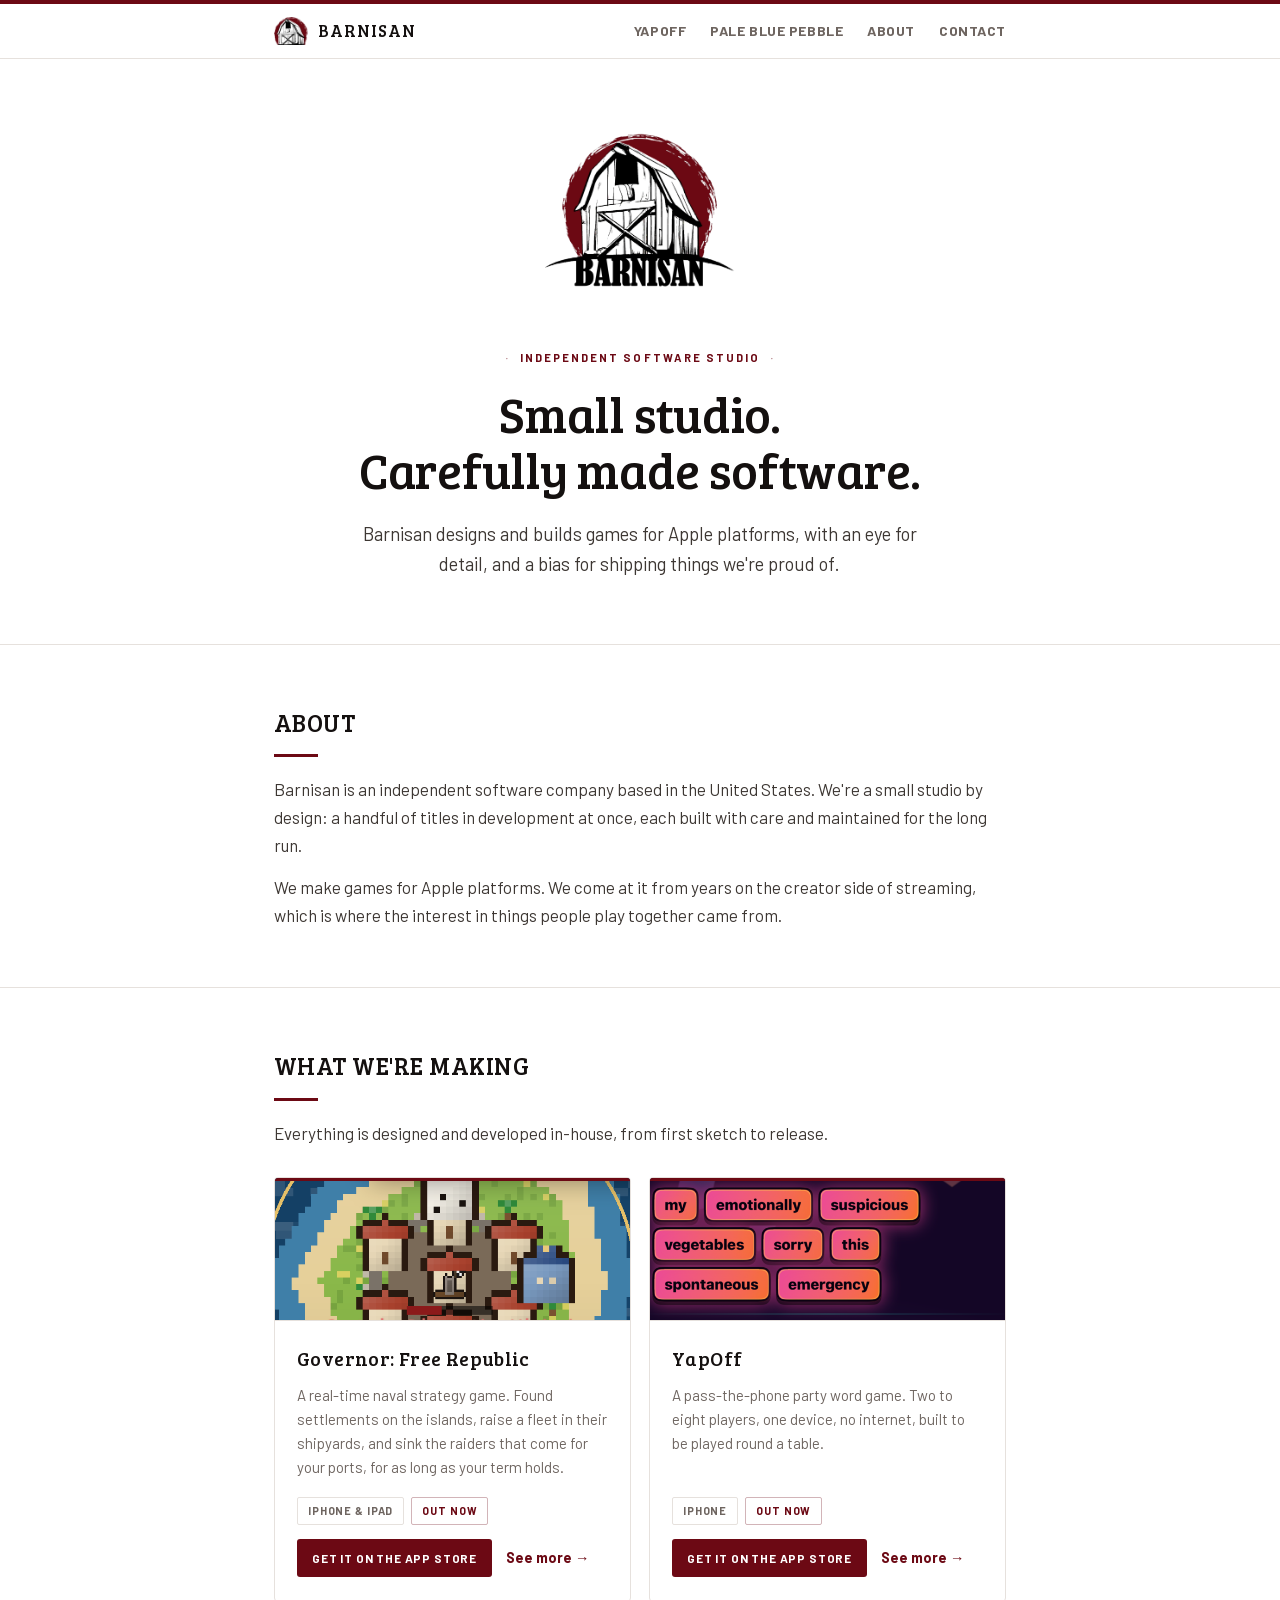
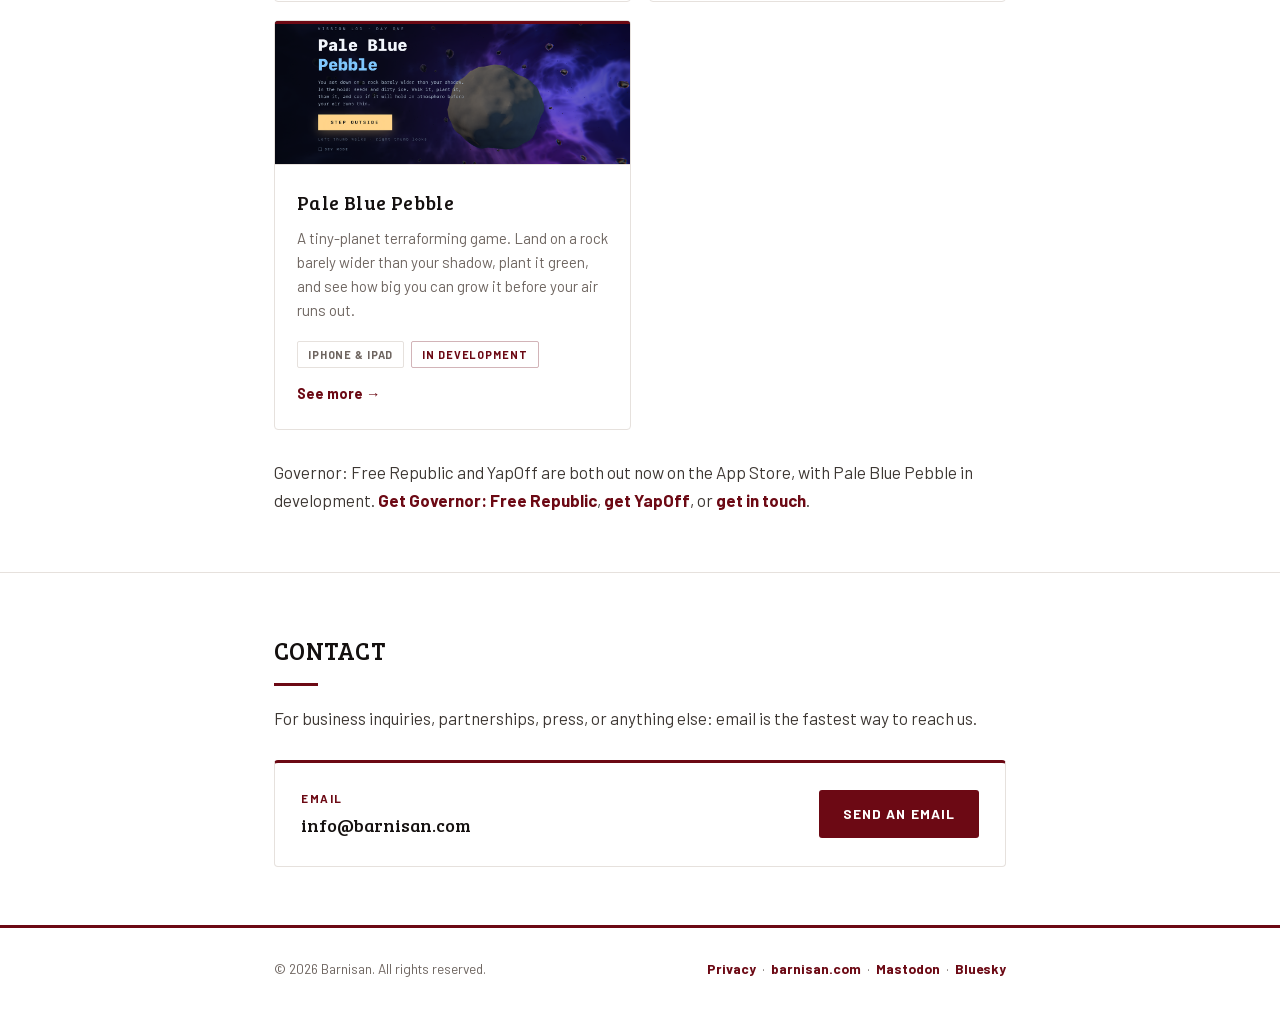
<file: index.html>
<!DOCTYPE html>
<html lang="en">
<head>
<meta charset="UTF-8">
<meta name="viewport" content="width=device-width, initial-scale=1.0">
<title>Barnisan · Independent Software Studio</title>
<meta name="description" content="Barnisan is an independent software studio based in the United States, building games for Apple platforms. Currently making Governor: Free Republic, a real-time naval strategy game, and YapOff, a pass-the-phone party word game, out now on the App Store, with Pale Blue Pebble, a tiny-planet terraforming game, in development.">
<link rel="canonical" href="https://barnisan.com/">
<meta property="og:title" content="Barnisan">
<meta property="og:description" content="An independent software studio building games for Apple platforms.">
<meta property="og:url" content="https://barnisan.com/">
<meta property="og:type" content="website">
<meta name="theme-color" content="#6C0914">
<meta property="og:image" content="https://barnisan.com/img/og-barnisan.jpg">
<meta property="og:image:width" content="1200">
<meta property="og:image:height" content="630">
<meta name="twitter:card" content="summary_large_image">
<link rel="icon" type="image/png" sizes="32x32" href="/img/favicon-32.png">
<link rel="apple-touch-icon" href="/img/icon-180.png">
<link rel="stylesheet" href="/fonts/fonts.css">
<style>
  :root {
    --ink: #14100F;
    --body: #3D3733;
    --muted: #6E6560;
    --ox: #6C0914;
    --ox-deep: #4E060E;
    --bg: #FFFFFF;
    --line: #E6E1DD;
    --card: #FFFFFF;
    --serif: "Bree Serif", Rockwell, "Bookman Old Style", Georgia, serif;
    --body-font: Barlow, "Helvetica Neue", Helvetica, Arial, sans-serif;
  }
  * { margin: 0; padding: 0; box-sizing: border-box; }
  html { scroll-behavior: smooth; }
  html, body { overflow-x: hidden; }
  body {
    background: var(--bg);
    color: var(--ink);
    font-family: var(--body-font);
    font-size: 17px;
    line-height: 1.65;
    -webkit-font-smoothing: antialiased;
  }
  h1, h2, h3, .wordmark { font-family: var(--serif); font-weight: 400; letter-spacing: -0.005em; }
  .wrap { max-width: 780px; margin: 0 auto; padding: 0 24px; }
  .topstripe { height: 4px; background: var(--ox); }

  header {
    position: sticky; top: 0; z-index: 10;
    background: rgba(255, 255, 255, 0.9);
    backdrop-filter: blur(10px);
    border-bottom: 1px solid var(--line);
  }
  .nav { display: flex; align-items: center; justify-content: space-between; padding-block: 13px; }
  .brand { display: flex; align-items: center; gap: 10px; text-decoration: none; color: var(--ink); }
  .brand img { display: block; width: 34px; height: auto; }
  .wordmark { font-size: 1.06rem; letter-spacing: 0.06em; text-transform: uppercase; }
  .wordmark span { color: var(--muted); font-family: var(--body-font);
    font-size: 0.66rem; font-weight: 600; letter-spacing: 0.1em; margin-left: 7px; vertical-align: 2px; }
  nav.links { display: flex; gap: 24px; }
  nav.links a { color: var(--muted); text-decoration: none; font-size: 0.88rem; font-weight: 600;
    letter-spacing: 0.04em; text-transform: uppercase; }
  nav.links a:hover { color: var(--ox); }
  .menu-toggle {
    display: none; background: none; cursor: pointer; line-height: 0;
    border: 1px solid var(--line); border-radius: 8px; padding: 7px 9px; color: var(--muted);
  }
  .menu-toggle:hover { color: var(--ox); border-color: rgba(108, 9, 20, 0.35); }

  .hero { padding-block: 72px 64px; text-align: center; }
  .hero .emblem { width: 190px; height: auto; margin: 0 auto 26px; display: block; }
  .kicker {
    display: inline-block; font-size: 0.7rem; font-weight: 700;
    letter-spacing: 0.18em; text-transform: uppercase; margin-bottom: 18px;
    color: var(--ox);
  }
  .kicker::before, .kicker::after { content: "·"; opacity: 0.45; margin: 0 10px; }
  .hero h1 { font-size: clamp(2.1rem, 5.4vw, 3.1rem); line-height: 1.14; margin-bottom: 20px; color: var(--ink); }
  .hero p.lede { font-size: 1.15rem; color: var(--body); max-width: 32em; margin: 0 auto; }

  section { padding: 58px 0; border-top: 1px solid var(--line); }
  section h2 { font-size: 1.5rem; margin-bottom: 8px; letter-spacing: 0.02em; text-transform: uppercase; }
  section h2::after { content: ""; display: block; width: 44px; height: 3px;
    background: var(--ox); margin-top: 12px; }
  section h2 + p { margin-top: 18px; }
  section p { color: var(--body); max-width: 42em; }
  section p + p { margin-top: 14px; }

  .grid { display: grid; grid-template-columns: repeat(2, 1fr); gap: 18px; margin-top: 30px; }
  .grid.one { grid-template-columns: 1fr; }
  .grid > * { min-width: 0; }
  .card {
    display: flex; flex-direction: column;
    position: relative; background: var(--card); border: 1px solid var(--line);
    border-radius: 4px; padding: 0; overflow: hidden;
    transition: border-color .18s ease, box-shadow .18s ease;
  }
  .card::before { content: ""; position: absolute; top: 0; left: 0; right: 0; height: 3px; background: var(--ox); z-index: 1; }
  .card-art { display: block; width: 100%; height: auto; aspect-ratio: 620 / 250; object-fit: cover; border-bottom: 1px solid var(--line); }
  .card-body { padding: 22px 22px 24px; display: flex; flex-direction: column; flex: 1; }
  .card:hover { border-color: #CFC7C1; box-shadow: 0 12px 28px -22px rgba(20, 16, 15, 0.5); }
  .card h3 { font-size: 1.2rem; margin-bottom: 8px; letter-spacing: 0.02em; }
  .card p { font-size: 0.94rem; color: var(--muted); line-height: 1.6; }
  .card-foot { margin-top: auto; padding-top: 18px; }
  .card p.meta { display: flex; flex-wrap: wrap; gap: 7px; }
  .card p.meta span {
    font-size: 0.68rem; font-weight: 700; letter-spacing: 0.08em; text-transform: uppercase;
    padding: 4px 10px; border-radius: 2px; border: 1px solid var(--line); color: var(--muted);
  }
  .card p.meta .stat { color: var(--ox); border-color: rgba(108, 9, 20, 0.3); }
  .card p.more { margin-top: 14px; font-size: 0.9rem; display: flex; flex-wrap: wrap; align-items: center; gap: 14px; }

  .contact-box {
    margin-top: 28px; border-radius: 4px; padding: 26px;
    display: flex; flex-wrap: wrap; align-items: center; justify-content: space-between; gap: 16px;
    border: 1px solid var(--line); border-top: 3px solid var(--ox);
  }
  .contact-box .label { font-size: 0.72rem; font-weight: 700; letter-spacing: 0.14em;
    text-transform: uppercase; color: var(--ox); }
  .contact-box .email { font-size: 1.1rem; font-weight: 400; margin-top: 3px; font-family: var(--serif); }
  a.button {
    display: inline-block; background: var(--ox);
    color: #fff; text-decoration: none;
    font-weight: 700; font-size: 0.85rem; letter-spacing: 0.08em; text-transform: uppercase;
    padding: 13px 24px; border-radius: 3px;
    transition: background .15s ease;
  }
  a.button:hover { background: var(--ox-deep); }
  a.button-sm {
    display: inline-block; background: var(--ox); color: #fff; text-decoration: none;
    font-weight: 700; font-size: 0.74rem; letter-spacing: 0.07em; text-transform: uppercase;
    padding: 10px 15px; border-radius: 3px; transition: background .15s ease;
  }
  a.button-sm:hover { background: var(--ox-deep); }
  a.plain { color: var(--ox); text-decoration: none; font-weight: 700; }
  a.plain:hover { text-decoration: underline; }

  footer { border-top: 3px solid var(--ox); padding: 30px 0 46px; }
  footer .wrap { display: flex; flex-wrap: wrap; justify-content: space-between; gap: 10px; }
  footer p { color: var(--muted); font-size: 0.85rem; }

  @media (max-width: 640px) {
    .grid { grid-template-columns: 1fr; }
    .menu-toggle { display: block; }
    nav.links {
      display: none; position: absolute; top: 100%; left: 0; right: 0;
      flex-direction: column; gap: 0; padding: 4px 24px 12px;
      background: var(--card); border-bottom: 1px solid var(--line);
      box-shadow: 0 16px 30px -22px rgba(20, 16, 15, 0.45);
    }
    header[data-nav-open="true"] nav.links { display: flex; }
    nav.links a { padding: 13px 0; font-size: 0.95rem; border-top: 1px solid var(--line); }
    .hero { padding-block: 54px 48px; }
    .hero .emblem { width: 150px; }
  }
</style>
</head>
<body>

<div class="topstripe"></div>
<header>
  <div class="wrap nav">
    <a class="brand" href="#top" aria-label="Barnisan home">
      <img src="/img/barnisan-mark.webp" width="34" height="27" alt="" decoding="async">
      <div class="wordmark">Barnisan</div>
    </a>
    <nav class="links" id="sitenav" aria-label="Site navigation">
      <a href="/yapoff/">YapOff</a>
      <a href="/palebluepebble/">Pale Blue Pebble</a>
      <a href="#about">About</a>
      <a href="#contact">Contact</a>
    </nav>
      <button class="menu-toggle" type="button" aria-expanded="false" aria-controls="sitenav" aria-label="Menu">
        <svg width="20" height="20" viewBox="0 0 20 20" aria-hidden="true" fill="none" stroke="currentColor" stroke-width="2" stroke-linecap="round"><path d="M3 6h14M3 10h14M3 14h14"/></svg>
      </button>
  </div>
</header>

<main id="top">
  <div class="wrap hero">
    <img class="emblem" src="/img/barnisan-logo.webp" width="190" height="184"
         alt="Barnisan" fetchpriority="high" decoding="async">
    <span class="kicker">Independent software studio</span>
    <h1>Small studio.<br>Carefully made software.</h1>
    <p class="lede">Barnisan designs and builds games for Apple platforms, with an eye for detail, and a bias for shipping things we're proud of.</p>
  </div>

  <section id="about">
    <div class="wrap">
      <h2>About</h2>
      <p>Barnisan is an independent software company based in the United States. We're a small studio by design: a handful of titles in development at once, each built with care and maintained for the long run.</p>
      <p>We make games for Apple platforms. We come at it from years on the creator side of streaming, which is where the interest in things people play together came from.</p>
    </div>
  </section>

  <section id="work">
    <div class="wrap">
      <h2>What we're making</h2>
      <p>Everything is designed and developed in-house, from first sketch to release.</p>
      <div class="grid">
        <div class="card">
          <img class="card-art" src="/img/card-governor.png" width="620" height="250" alt="Pixel-art settlement on an island: three red-roofed houses, a keep and a blue warehouse on green grass, ringed by pale sand and blue sea." loading="lazy" decoding="async">
          <div class="card-body">
          <h3>Governor: Free Republic</h3>
          <p>A real-time naval strategy game. Found settlements on the islands, raise a fleet in their shipyards, and sink the raiders that come for your ports, for as long as your term holds.</p>
          <div class="card-foot">
          <p class="meta"><span class="plat">iPhone &amp; iPad</span><span class="stat">Out now</span></p>
          <p class="more"><a class="button-sm" href="https://apps.apple.com/app/id6803666380">Get it on the App Store</a><a class="plain" href="/governor/">See more &rarr;</a></p>
          </div>
          </div>
        </div>
        <div class="card">
          <img class="card-art" src="/img/card-yapoff.png" width="620" height="250" alt="Word chips from YapOff reading my, emotionally, suspicious, vegetables, sorry, this, spontaneous, emergency, in bright pink and orange on a dark purple background." loading="lazy" decoding="async">
          <div class="card-body">
          <h3>YapOff</h3>
          <p>A pass-the-phone party word game. Two to eight players, one device, no internet, built to be played round a table.</p>
          <div class="card-foot">
          <p class="meta"><span class="plat">iPhone</span><span class="stat">Out now</span></p>
          <p class="more"><a class="button-sm" href="https://apps.apple.com/app/id6803661002">Get it on the App Store</a><a class="plain" href="/yapoff/">See more &rarr;</a></p>
          </div>
          </div>
        </div>
        <div class="card">
          <img class="card-art" src="/img/card-palebluepebble.png" width="620" height="285" alt="Title screen for Pale Blue Pebble: a small rocky planetoid adrift against a purple nebula, with the game's title over it." loading="lazy" decoding="async">
          <div class="card-body">
          <h3>Pale Blue Pebble</h3>
          <p>A tiny-planet terraforming game. Land on a rock barely wider than your shadow, plant it green, and see how big you can grow it before your air runs out.</p>
          <div class="card-foot">
          <p class="meta"><span class="plat">iPhone &amp; iPad</span><span class="stat">In development</span></p>
          <p class="more"><a class="plain" href="/palebluepebble/">See more &rarr;</a></p>
          </div>
          </div>
        </div>
      </div>
      <p style="margin-top: 28px;">Governor: Free Republic and YapOff are both out now on the App Store, with Pale Blue Pebble in development. <a class="plain" href="https://apps.apple.com/app/id6803666380">Get Governor: Free Republic</a>, <a class="plain" href="https://apps.apple.com/app/id6803661002">get YapOff</a>, or <a class="plain" href="#contact">get in touch</a>.</p>
    </div>
  </section>

  <section id="contact">
    <div class="wrap">
      <h2>Contact</h2>
      <p>For business inquiries, partnerships, press, or anything else: email is the fastest way to reach us.</p>
      <div class="contact-box">
        <div>
          <div class="label">Email</div>
          <div class="email">info@barnisan.com</div>
        </div>
        <a class="button" href="mailto:info@barnisan.com">Send an email</a>
      </div>
    </div>
  </section>
</main>

<footer>
  <div class="wrap">
    <p>© 2026 Barnisan. All rights reserved.</p>
    <p><a class="plain" href="/privacy/">Privacy</a> &nbsp;·&nbsp; <a class="plain" href="https://barnisan.com">barnisan.com</a> &nbsp;·&nbsp; <a class="plain" rel="me" href="https://mastodon.social/@barnisan">Mastodon</a> &nbsp;·&nbsp; <a class="plain" rel="me" href="https://bsky.app/profile/barnisan.bsky.social">Bluesky</a></p>
  </div>
</footer>

<script>
(function () {
  var header = document.querySelector('header');
  var toggle = document.querySelector('.menu-toggle');
  if (!header || !toggle) return;
  function set(open) {
    header.setAttribute('data-nav-open', open ? 'true' : 'false');
    toggle.setAttribute('aria-expanded', open ? 'true' : 'false');
  }
  toggle.addEventListener('click', function () {
    set(header.getAttribute('data-nav-open') !== 'true');
  });
  header.querySelectorAll('nav.links a').forEach(function (a) {
    a.addEventListener('click', function () { set(false); });
  });
  document.addEventListener('keydown', function (e) {
    if (e.key === 'Escape' && header.getAttribute('data-nav-open') === 'true') {
      set(false);
      toggle.focus();
    }
  });
})();
</script>

</body>
</html>
</file>
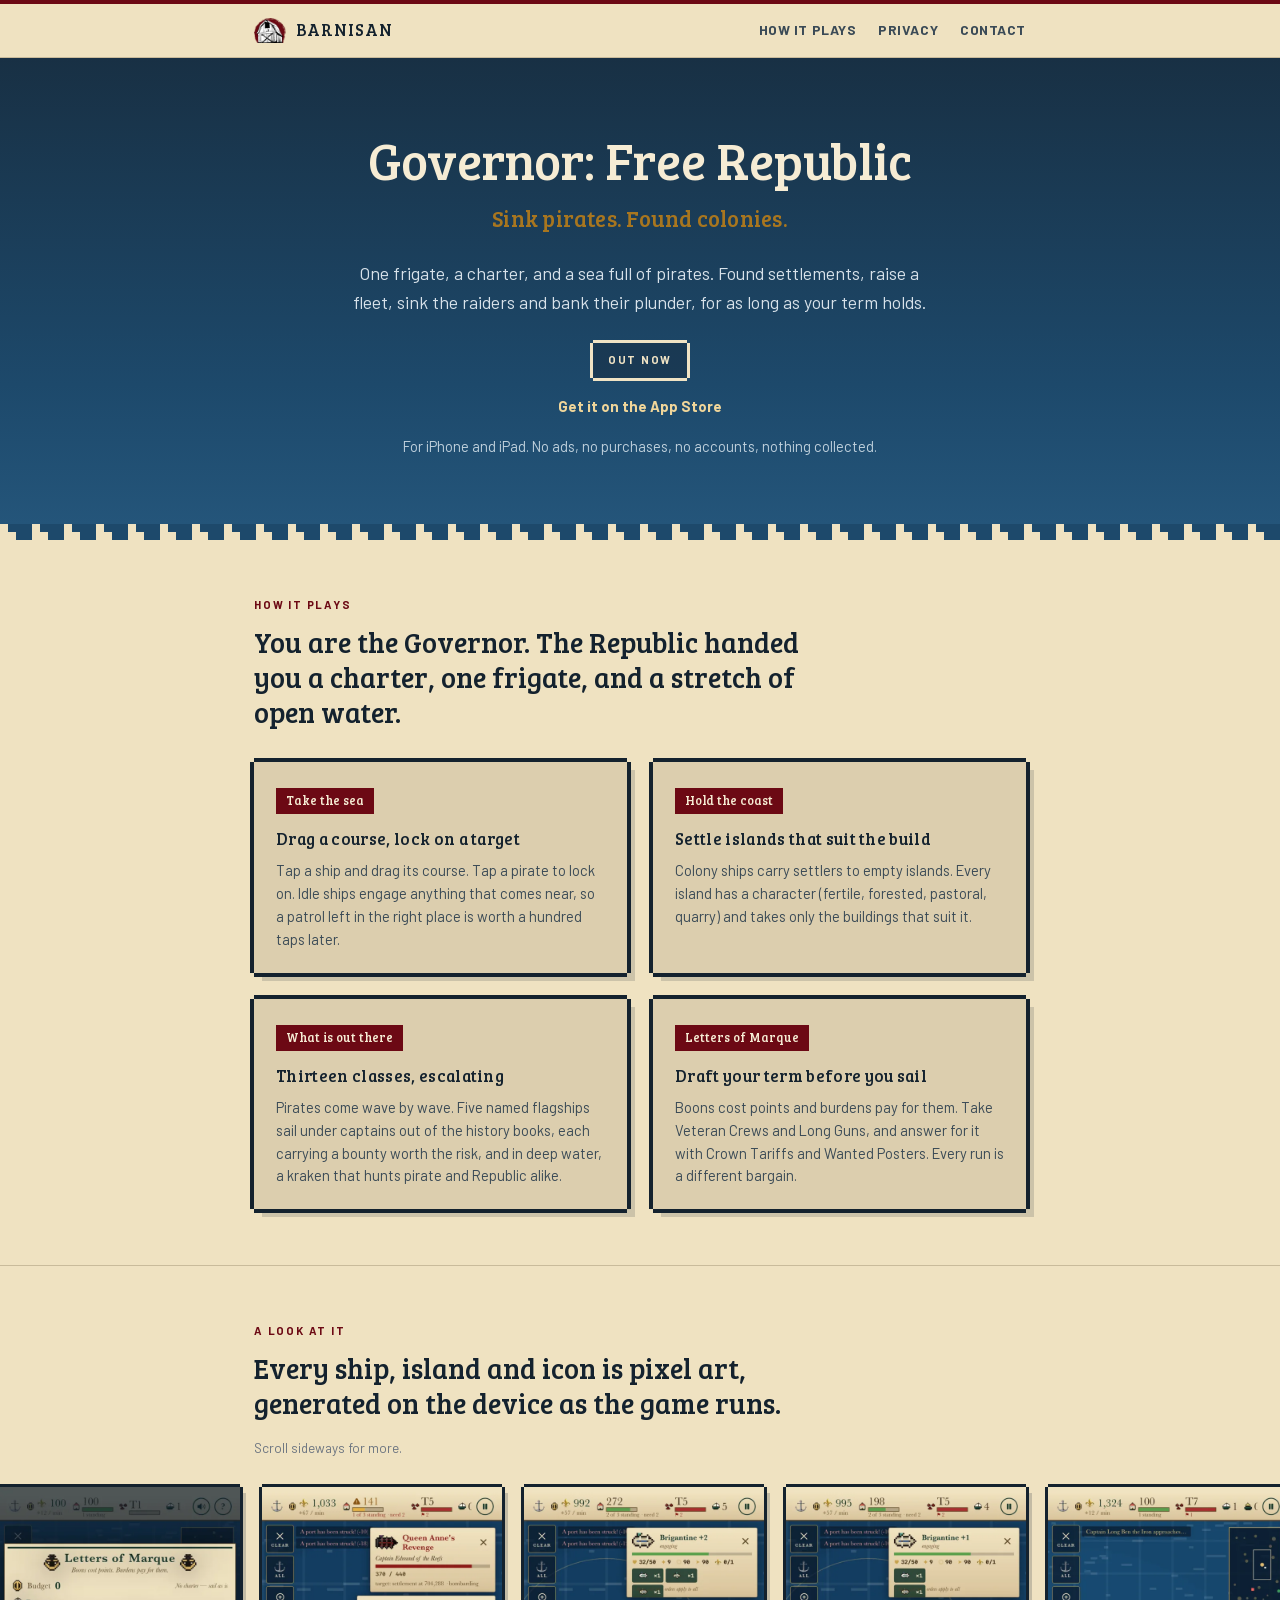
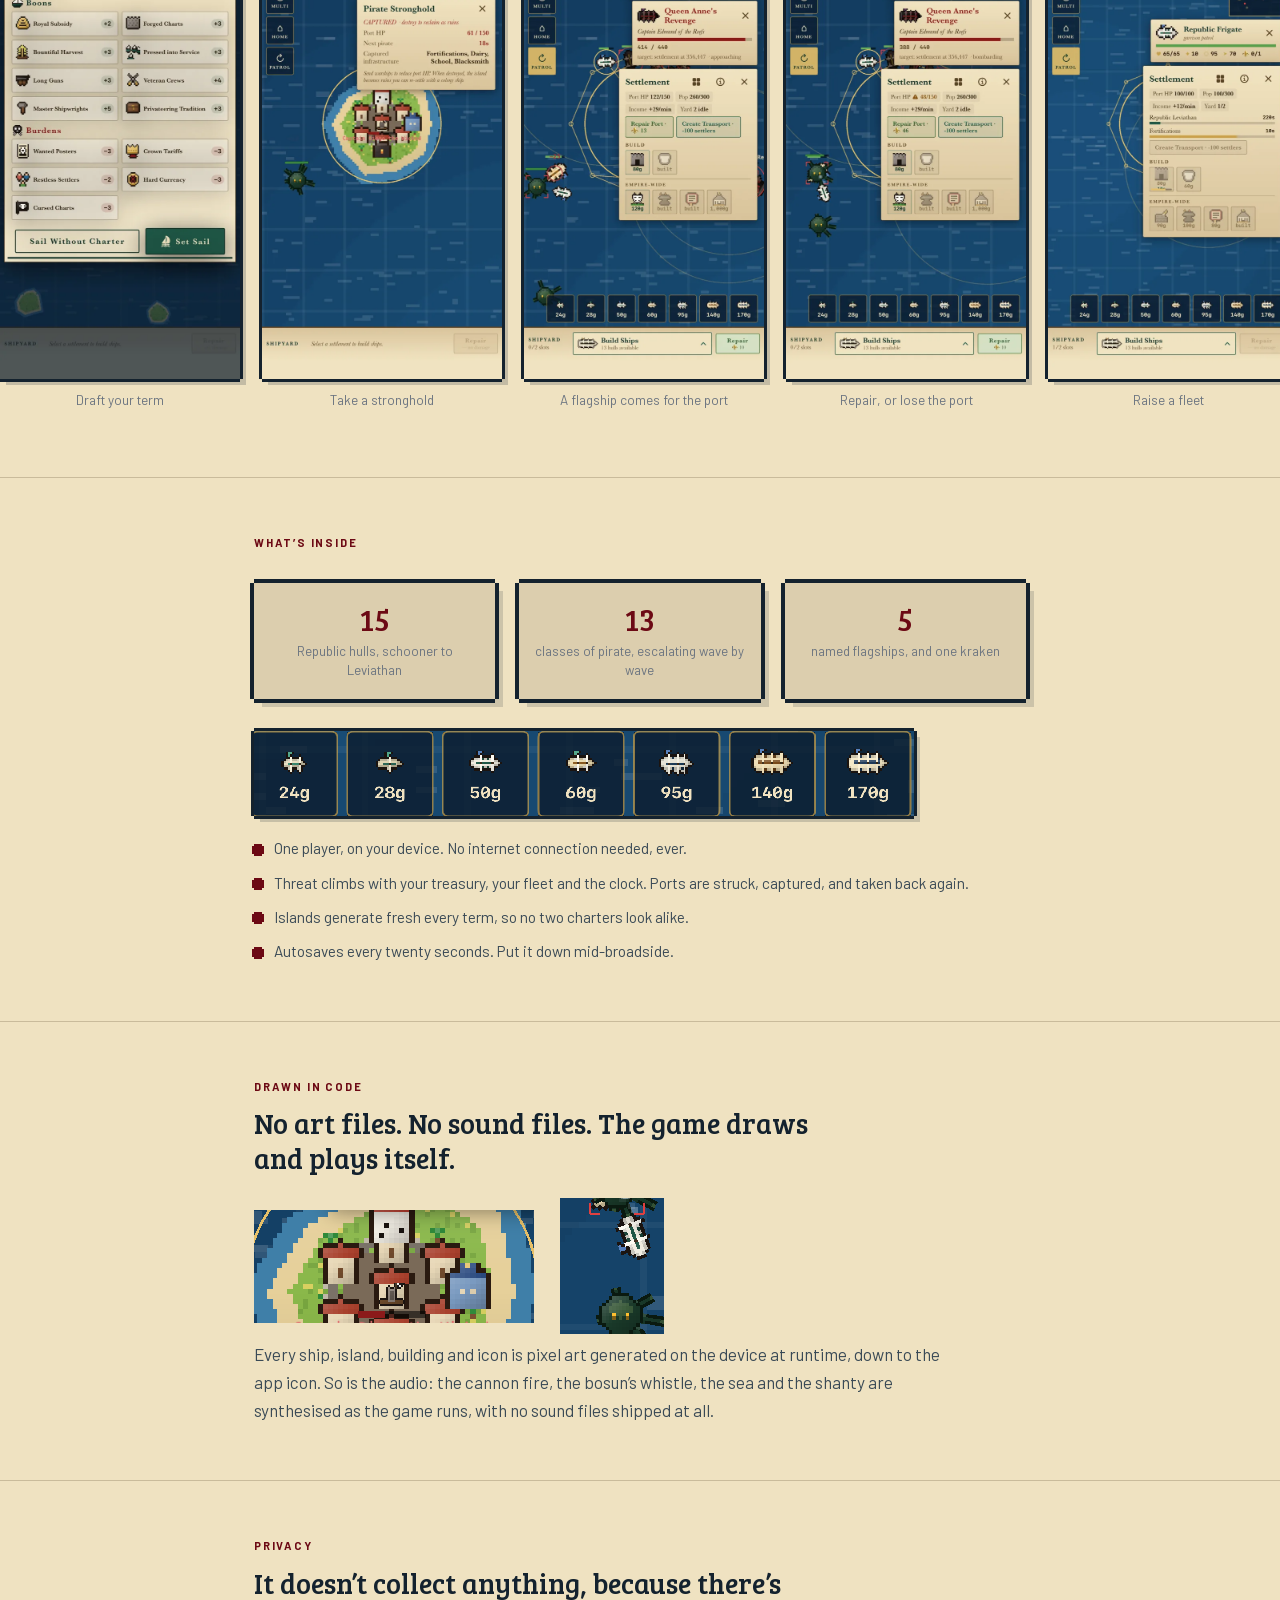
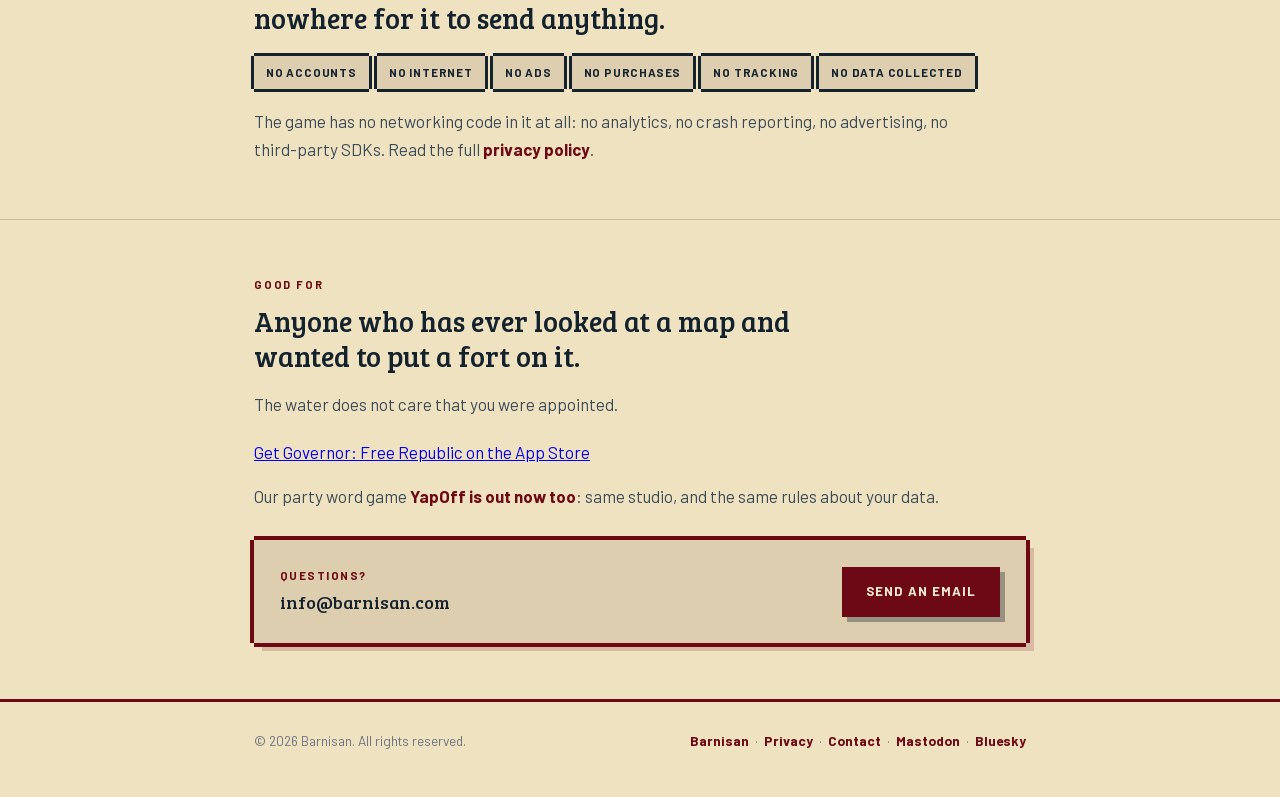
<file: governor/index.html>
<!DOCTYPE html>
<html lang="en">
<head>
<meta charset="UTF-8">
<meta name="viewport" content="width=device-width, initial-scale=1.0">
<title>Governor: Free Republic · Real-time naval strategy · Barnisan</title>
<meta name="description" content="Governor: Free Republic is a real-time naval strategy game for iPhone and iPad. Found settlements, raise a fleet, and sink the pirates that come for your ports. No ads, no purchases, no internet. Out now from Barnisan.">
<link rel="canonical" href="https://barnisan.com/governor/">
<meta property="og:title" content="Governor: Free Republic">
<meta property="og:description" content="A real-time naval strategy game. Found settlements, raise a fleet, and sink the raiders that come for your ports.">
<meta property="og:url" content="https://barnisan.com/governor/">
<meta property="og:type" content="website">
<meta property="og:image" content="https://barnisan.com/governor/img/og-governor.jpg">
<meta property="og:image:width" content="1200">
<meta property="og:image:height" content="630">
<meta name="twitter:card" content="summary_large_image">
<meta name="theme-color" content="#183044">
<link rel="icon" type="image/png" sizes="32x32" href="/img/favicon-32.png">
<link rel="apple-touch-icon" href="/img/icon-180.png">
<link rel="stylesheet" href="/fonts/fonts.css">
<style>
  :root {
    --parch: #EFE2C1;
    --parch2: #DCCEAE;
    --parch3: #CAB898;
    --navy: #183044;
    --sea: #1D496B;
    --ink: #14222E;
    --body: #3A4A56;
    --muted: #6B7480;
    --ox: #6C0914;
    --gold: #A8761F;
    --line: #C9BB9B;
    --serif: "Bree Serif", Rockwell, "Bookman Old Style", Georgia, serif;
    --body-font: Barlow, "Helvetica Neue", Helvetica, Arial, sans-serif;
  }
  * { margin: 0; padding: 0; box-sizing: border-box; }
  html { scroll-behavior: smooth; }
  html, body { overflow-x: hidden; }
  body {
    background: var(--parch);
    color: var(--ink);
    font-family: var(--body-font);
    font-size: 17px; line-height: 1.65; -webkit-font-smoothing: antialiased;
  }
  h1, h2, h3, .wordmark { font-family: var(--serif); font-weight: 400; }
  .wrap { max-width: 820px; margin: 0 auto; padding: 0 24px; }
  .topstripe { height: 4px; background: var(--ox); }

  header {
    position: sticky; top: 0; z-index: 10;
    background: rgba(239, 226, 193, 0.93);
    backdrop-filter: blur(10px);
    border-bottom: 1px solid var(--line);
  }
  .nav { display: flex; align-items: center; justify-content: space-between; padding-block: 13px; }
  .brand { display: flex; align-items: center; gap: 10px; text-decoration: none; color: var(--ink); }
  .brand img { display: block; width: 32px; height: auto; }
  .wordmark { font-size: 1.02rem; letter-spacing: 0.06em; text-transform: uppercase; }
  nav.links { display: flex; gap: 22px; }
  nav.links a { color: var(--body); text-decoration: none; font-size: 0.86rem; font-weight: 600;
    letter-spacing: 0.04em; text-transform: uppercase; }
  nav.links a:hover { color: var(--ox); }
  .menu-toggle { display: none; background: var(--parch2); cursor: pointer; line-height: 0;
    border: 0; border-radius: 0; padding: 8px 10px; color: var(--ink);
    box-shadow: 0 -3px 0 0 var(--ink), 0 3px 0 0 var(--ink), -3px 0 0 0 var(--ink), 3px 0 0 0 var(--ink); }


  /* ---- pixel-art chrome: hard edges, notched corners, no blur ---- */
  img.px { image-rendering: pixelated; image-rendering: -moz-crisp-edges; image-rendering: crisp-edges; }

  /* a panel with cut corners, the way the game draws them */
  .panel {
    background: var(--parch2);
    box-shadow:
      0 -4px 0 0 var(--ink), 0 4px 0 0 var(--ink),
      -4px 0 0 0 var(--ink), 4px 0 0 0 var(--ink),
      8px 8px 0 0 rgba(20, 34, 46, 0.18);
    border-radius: 0 !important;
  }

  /* blocky wave along the bottom of the sea band */
  .wave {
    height: 16px;
    background:
      linear-gradient(90deg, var(--parch) 25%, transparent 25%) 0 0 / 32px 8px repeat-x,
      linear-gradient(90deg, transparent 50%, var(--parch) 50%) 16px 8px / 32px 8px repeat-x,
      var(--sea);
  }

  /* ---- hero: the sea ---- */
  .hero-band { background: linear-gradient(180deg, var(--navy), var(--sea) 70%, #24557A); color: var(--parch); }
  .hero { padding-block: 74px 66px; text-align: center; }
  .hero h1 { font-size: clamp(2.1rem, 5.6vw, 3.2rem); line-height: 1.1; margin-bottom: 12px; color: #F6ECD4; }
  .hero .sub { font-family: var(--serif); font-size: clamp(1.1rem, 2.6vw, 1.4rem); color: var(--gold);
    margin-bottom: 22px; letter-spacing: 0.01em; }
  .hero p.lede { font-size: 1.1rem; color: #D8E2EA; max-width: 34em; margin: 0 auto; }
  .hero .status { margin-top: 26px; display: inline-block; font-size: 0.7rem; font-weight: 700;
    letter-spacing: 0.16em; text-transform: uppercase; color: #F0E3C4; background: rgba(20,34,46,0.35);
    border-radius: 0; padding: 8px 15px;
    box-shadow: 0 -3px 0 0 #F0E3C4, 0 3px 0 0 #F0E3C4, -3px 0 0 0 #F0E3C4, 3px 0 0 0 #F0E3C4; }
  .hero .note { margin-top: 16px; font-size: 0.92rem; color: #BFD0DC; }
  .hero .note a { color: #F0D69A; font-weight: 700; text-decoration: none; }
  .hero .note a:hover { text-decoration: underline; }

  section { padding: 56px 0; border-top: 1px solid var(--line); }
  section:first-of-type { border-top: 0; }
  .kicker { font-size: 0.7rem; font-weight: 700; letter-spacing: 0.16em;
    text-transform: uppercase; color: var(--ox); margin-bottom: 10px; }
  section h2 { font-size: clamp(1.35rem, 3vw, 1.75rem); line-height: 1.25; margin-bottom: 16px; max-width: 20em; }
  section p { color: var(--body); max-width: 42em; }
  section p + p { margin-top: 14px; }

  .steps { display: grid; grid-template-columns: repeat(2, 1fr); gap: 26px; margin-top: 32px; }
  .step { background: var(--parch2); padding: 22px; border-radius: 0;
    box-shadow: 0 -4px 0 0 var(--ink), 0 4px 0 0 var(--ink), -4px 0 0 0 var(--ink), 4px 0 0 0 var(--ink), 8px 8px 0 0 rgba(20,34,46,0.16); }
  .step .n { display: inline-block; font-family: var(--serif); font-size: 0.78rem; font-weight: 400;
    color: #F6ECD4; background: var(--ox); border-radius: 0; padding: 3px 10px; margin-bottom: 12px; }
  .step h3 { font-size: 1.02rem; margin-bottom: 6px; letter-spacing: 0.02em; }
  .step p { font-size: 0.92rem; color: var(--body); line-height: 1.55; }

  /* ---- shots ---- */
  .shots { display: flex; gap: 22px; overflow-x: auto; padding: 28px 24px 10px;
    scroll-snap-type: x mandatory; -webkit-overflow-scrolling: touch; }
  .shots-hint { font-size: 0.84rem; color: var(--muted); margin-top: 2px; }
  .shot { flex: 0 0 240px; scroll-snap-align: start; }
  .shot img { width: 100%; height: auto; display: block; border-radius: 0;
    background: var(--navy);
    box-shadow: 0 -3px 0 0 var(--ink), 0 3px 0 0 var(--ink), -3px 0 0 0 var(--ink), 3px 0 0 0 var(--ink), 6px 6px 0 0 rgba(20,34,46,0.2); }
  .shot figcaption { font-size: 0.84rem; color: var(--muted); margin-top: 10px; text-align: center; }

  .stats { display: grid; grid-template-columns: repeat(3, 1fr); gap: 24px; margin-top: 30px; }
  .stat { background: var(--parch2); border-radius: 0; padding: 20px 16px; text-align: center;
    box-shadow: 0 -4px 0 0 var(--ink), 0 4px 0 0 var(--ink), -4px 0 0 0 var(--ink), 4px 0 0 0 var(--ink), 8px 8px 0 0 rgba(20,34,46,0.16); }
  .stat .n { font-family: var(--serif); font-size: 1.9rem; color: var(--ox); line-height: 1.1; }
  .stat .k { font-size: 0.82rem; color: var(--muted); margin-top: 6px; line-height: 1.4; }

  ul.plain-list { margin-top: 20px; list-style: none; }
  ul.plain-list li { position: relative; padding-left: 20px; margin-top: 9px; color: var(--body); font-size: 0.96rem; }
  ul.plain-list li::before { content: ""; position: absolute; left: 0; top: 0.6em;
    width: 8px; height: 8px; background: var(--ox); border-radius: 0;
    box-shadow: 0 -2px 0 0 var(--ox), 0 2px 0 0 var(--ox), -2px 0 0 0 var(--ox), 2px 0 0 0 var(--ox); }

  .pills { display: flex; flex-wrap: wrap; gap: 8px; margin-top: 20px; }
  .pills span { font-size: 0.72rem; font-weight: 700; letter-spacing: 0.07em; text-transform: uppercase;
    padding: 7px 12px; border-radius: 0; color: var(--ink); background: var(--parch2);
    box-shadow: 0 -3px 0 0 var(--ink), 0 3px 0 0 var(--ink), -3px 0 0 0 var(--ink), 3px 0 0 0 var(--ink); }

  .cta-box { margin-top: 30px; border-radius: 0; padding: 26px; display: flex; flex-wrap: wrap;
    align-items: center; justify-content: space-between; gap: 16px; background: var(--parch2);
    box-shadow: 0 -4px 0 0 var(--ox), 0 4px 0 0 var(--ox), -4px 0 0 0 var(--ox), 4px 0 0 0 var(--ox), 8px 8px 0 0 rgba(108,9,20,0.18); }
  .cta-box .label { font-size: 0.72rem; font-weight: 700; letter-spacing: 0.13em;
    text-transform: uppercase; color: var(--ox); }
  .cta-box .email { font-family: var(--serif); font-size: 1.1rem; font-weight: 400; margin-top: 3px; }
  a.button { display: inline-block; background: var(--ox); color: #F6ECD4; text-decoration: none;
    font-weight: 700; font-size: 0.82rem; letter-spacing: 0.08em; text-transform: uppercase;
    padding: 14px 24px; border-radius: 0; box-shadow: 5px 5px 0 0 rgba(20,34,46,0.35);
    transform: translate(0,0); transition: transform .06s steps(1), box-shadow .06s steps(1); }
  a.button:hover { background: #4E060E; }
  a.button:active { transform: translate(3px,3px); box-shadow: 2px 2px 0 0 rgba(20,34,46,0.35); }
  a.plain { color: var(--ox); text-decoration: none; font-weight: 700; }
  a.plain:hover { text-decoration: underline; }

  footer { border-top: 3px solid var(--ox); padding: 28px 0 44px; }
  footer .wrap { display: flex; flex-wrap: wrap; justify-content: space-between; gap: 10px; }
  footer p { color: var(--muted); font-size: 0.85rem; }

  @media (max-width: 700px) {
    .steps, .stats { grid-template-columns: 1fr; }
    .menu-toggle { display: block; }
    nav.links { display: none; position: absolute; top: 100%; left: 0; right: 0;
      flex-direction: column; gap: 0; padding: 4px 24px 12px;
      background: var(--parch); border-bottom: 1px solid var(--line); }
    header[data-nav-open="true"] nav.links { display: flex; }
    nav.links a { padding: 13px 0; font-size: 0.95rem; border-top: 1px solid var(--line); }
    .hero { padding-block: 54px 48px; }
    .shots { padding-left: 24px; padding-right: 24px; }
  }
</style>
</head>
<body>

<div class="topstripe"></div>
<header>
  <div class="wrap nav">
    <a class="brand" href="/" aria-label="Barnisan home">
      <img src="/img/barnisan-mark.webp" width="32" height="25" alt="" decoding="async">
      <div class="wordmark">Barnisan</div>
    </a>
    <nav class="links" id="sitenav" aria-label="Site navigation">
      <a href="#how">How it plays</a>
      <a href="/privacy/">Privacy</a>
      <a href="/#contact">Contact</a>
    </nav>
    <button class="menu-toggle" type="button" aria-expanded="false" aria-controls="sitenav" aria-label="Menu">
      <svg width="20" height="20" viewBox="0 0 20 20" aria-hidden="true" fill="none" stroke="currentColor" stroke-width="2" stroke-linecap="round"><path d="M3 6h14M3 10h14M3 14h14"/></svg>
    </button>
  </div>
</header>

<main id="top">
  <div class="hero-band">
    <div class="wrap hero">
      <h1>Governor: Free Republic</h1>
      <p class="sub">Sink pirates. Found colonies.</p>
      <p class="lede">One frigate, a charter, and a sea full of pirates. Found settlements, raise a fleet,
      sink the raiders and bank their plunder, for as long as your term holds.</p>
      <p class="status">Out now</p>
      <p class="note"><a class="button-store" href="https://apps.apple.com/app/id6803666380">Get it on the App Store</a></p>
      <p class="note">For iPhone and iPad. No ads, no purchases, no accounts, nothing collected.</p>
    </div>
  </div>
  <div class="wave" aria-hidden="true"></div>

  <section id="how">
    <div class="wrap">
      <p class="kicker">How it plays</p>
      <h2>You are the Governor. The Republic handed you a charter, one frigate, and a stretch of open water.</h2>
      <div class="steps">
        <div class="step">
          <span class="n">Take the sea</span>
          <h3>Drag a course, lock on a target</h3>
          <p>Tap a ship and drag its course. Tap a pirate to lock on. Idle ships engage anything that comes near, so a patrol left in the right place is worth a hundred taps later.</p>
        </div>
        <div class="step">
          <span class="n">Hold the coast</span>
          <h3>Settle islands that suit the build</h3>
          <p>Colony ships carry settlers to empty islands. Every island has a character (fertile, forested, pastoral, quarry) and takes only the buildings that suit it.</p>
        </div>
        <div class="step">
          <span class="n">What is out there</span>
          <h3>Thirteen classes, escalating</h3>
          <p>Pirates come wave by wave. Five named flagships sail under captains out of the history books, each carrying a bounty worth the risk, and in deep water, a kraken that hunts pirate and Republic alike.</p>
        </div>
        <div class="step">
          <span class="n">Letters of Marque</span>
          <h3>Draft your term before you sail</h3>
          <p>Boons cost points and burdens pay for them. Take Veteran Crews and Long Guns, and answer for it with Crown Tariffs and Wanted Posters. Every run is a different bargain.</p>
        </div>
      </div>
    </div>
  </section>

  <section id="look">
    <div class="wrap">
      <p class="kicker">A look at it</p>
      <h2>Every ship, island and icon is pixel art, generated on the device as the game runs.</h2>
      <p class="shots-hint">Scroll sideways for more.</p>
    </div>
    <div class="shots">
      <figure class="shot">
        <img src="img/01-letters-of-marque.webp" width="600" height="1231" loading="lazy" alt="The Letters of Marque screen: a list of boons such as Royal Subsidy, Long Guns and Veteran Crews with point costs, and burdens such as Wanted Posters and Crown Tariffs that pay for them, above Sail Without Charter and Set Sail buttons.">
        <figcaption>Draft your term</figcaption>
      </figure>
      <figure class="shot">
        <img src="img/02-captured-stronghold.webp" width="600" height="1231" loading="lazy" alt="A captured pirate stronghold on a small island, with a panel showing port health, the next pirate timer, and the captured infrastructure: fortifications, dairy, school and blacksmith.">
        <figcaption>Take a stronghold</figcaption>
      </figure>
      <figure class="shot">
        <img src="img/03-kraken-and-boss.webp" width="600" height="1231" loading="lazy" alt="Open water with a Brigantine engaging, and a panel for the flagship Queen Anne's Revenge under Captain Edmund of the Reefs, bombarding a settlement.">
        <figcaption>A flagship comes for the port</figcaption>
      </figure>
      <figure class="shot">
        <img src="img/04-settlement-under-attack.webp" width="600" height="1231" loading="lazy" alt="A settlement panel showing port health dropping, population, income per minute and idle shipyard slots, with repair and transport options while a flagship approaches.">
        <figcaption>Repair, or lose the port</figcaption>
      </figure>
      <figure class="shot">
        <img src="img/05-build-queue-and-shipyard.webp" width="600" height="1231" loading="lazy" alt="A settlement at full port health with a Republic Frigate on garrison patrol, a Republic Leviathan and fortifications building in the yard, and a row of purchasable hulls along the bottom.">
        <figcaption>Raise a fleet</figcaption>
      </figure>
    </div>
  </section>

  <section id="inside">
    <div class="wrap">
      <p class="kicker">What&rsquo;s inside</p>
      <div class="stats">
        <div class="stat"><div class="n">15</div><div class="k">Republic hulls, schooner to Leviathan</div></div>
        <div class="stat"><div class="n">13</div><div class="k">classes of pirate, escalating wave by wave</div></div>
        <div class="stat"><div class="n">5</div><div class="k">named flagships, and one kraken</div></div>
      </div>
      <img class="px" src="img/sprite-hulls.png" width="1160" height="150" alt="A row of pixel-art Republic hulls with their prices: 24, 28, 50, 60, 95, 140 and 170 gold." loading="lazy" decoding="async" style="width:100%; max-width:660px; height:auto; margin-top:32px; display:block; box-shadow: 0 -3px 0 0 var(--ink), 0 3px 0 0 var(--ink), -3px 0 0 0 var(--ink), 3px 0 0 0 var(--ink), 6px 6px 0 0 rgba(20,34,46,0.18);">
      <ul class="plain-list">
        <li>One player, on your device. No internet connection needed, ever.</li>
        <li>Threat climbs with your treasury, your fleet and the clock. Ports are struck, captured, and taken back again.</li>
        <li>Islands generate fresh every term, so no two charters look alike.</li>
        <li>Autosaves every twenty seconds. Put it down mid-broadside.</li>
      </ul>
    </div>
  </section>

  <section id="drawn">
    <div class="wrap">
      <p class="kicker">Drawn in code</p>
      <h2>No art files. No sound files. The game draws and plays itself.</h2>
      <div style="display:flex; align-items:center; gap:26px; flex-wrap:wrap; margin:22px 0 6px;">
        <img class="px" src="img/sprite-settlement.png" width="620" height="250" alt="A pixel-art settlement: red-roofed houses and a keep on green grass, ringed by sand and sea." loading="lazy" decoding="async" style="width:280px; height:auto; display:block;">
        <img class="px" src="img/sprite-ships.png" width="230" height="300" alt="A pixel-art Republic ship under fire and a green pirate vessel on open water." loading="lazy" decoding="async" style="width:104px; height:auto; display:block;">
      </div>
      <p>Every ship, island, building and icon is pixel art generated on the device at runtime, down to the
      app icon. So is the audio: the cannon fire, the bosun&rsquo;s whistle, the sea and the shanty are
      synthesised as the game runs, with no sound files shipped at all.</p>
    </div>
  </section>

  <section id="privacy">
    <div class="wrap">
      <p class="kicker">Privacy</p>
      <h2>It doesn&rsquo;t collect anything, because there&rsquo;s nowhere for it to send anything.</h2>
      <div class="pills">
        <span>No accounts</span><span>No internet</span><span>No ads</span>
        <span>No purchases</span><span>No tracking</span><span>No data collected</span>
      </div>
      <p style="margin-top:18px;">The game has no networking code in it at all: no analytics, no crash reporting,
      no advertising, no third-party SDKs. Read the full <a class="plain" href="/privacy/">privacy policy</a>.</p>
    </div>
  </section>

  <section id="more">
    <div class="wrap">
      <p class="kicker">Good for</p>
      <h2>Anyone who has ever looked at a map and wanted to put a fort on it.</h2>
      <p>The water does not care that you were appointed.</p>
      <p style="margin-top:20px;"><a class="button-store" href="https://apps.apple.com/app/id6803666380">Get Governor: Free Republic on the App Store</a></p>
      <p style="margin-top:16px;">Our party word game
      <a class="plain" href="https://apps.apple.com/app/id6803661002">YapOff is out now too</a>: same studio,
      and the same rules about your data.</p>
      <div class="cta-box">
        <div>
          <div class="label">Questions?</div>
          <div class="email">info@barnisan.com</div>
        </div>
        <a class="button" href="mailto:info@barnisan.com?subject=Governor">Send an email</a>
      </div>
    </div>
  </section>
</main>

<footer>
  <div class="wrap">
    <p>© 2026 Barnisan. All rights reserved.</p>
    <p><a class="plain" href="/">Barnisan</a> &nbsp;·&nbsp; <a class="plain" href="/privacy/">Privacy</a> &nbsp;·&nbsp; <a class="plain" href="/#contact">Contact</a> &nbsp;·&nbsp; <a class="plain" rel="me" href="https://mastodon.social/@barnisan">Mastodon</a> &nbsp;·&nbsp; <a class="plain" rel="me" href="https://bsky.app/profile/barnisan.bsky.social">Bluesky</a></p>
  </div>
</footer>

<script>
(function () {
  var header = document.querySelector('header');
  var toggle = document.querySelector('.menu-toggle');
  if (!header || !toggle) return;
  function set(open) {
    header.setAttribute('data-nav-open', open ? 'true' : 'false');
    toggle.setAttribute('aria-expanded', open ? 'true' : 'false');
  }
  toggle.addEventListener('click', function () {
    set(header.getAttribute('data-nav-open') !== 'true');
  });
  header.querySelectorAll('nav.links a').forEach(function (a) {
    a.addEventListener('click', function () { set(false); });
  });
  document.addEventListener('keydown', function (e) {
    if (e.key === 'Escape' && header.getAttribute('data-nav-open') === 'true') {
      set(false); toggle.focus();
    }
  });
})();
</script>

</body>
</html>
</file>
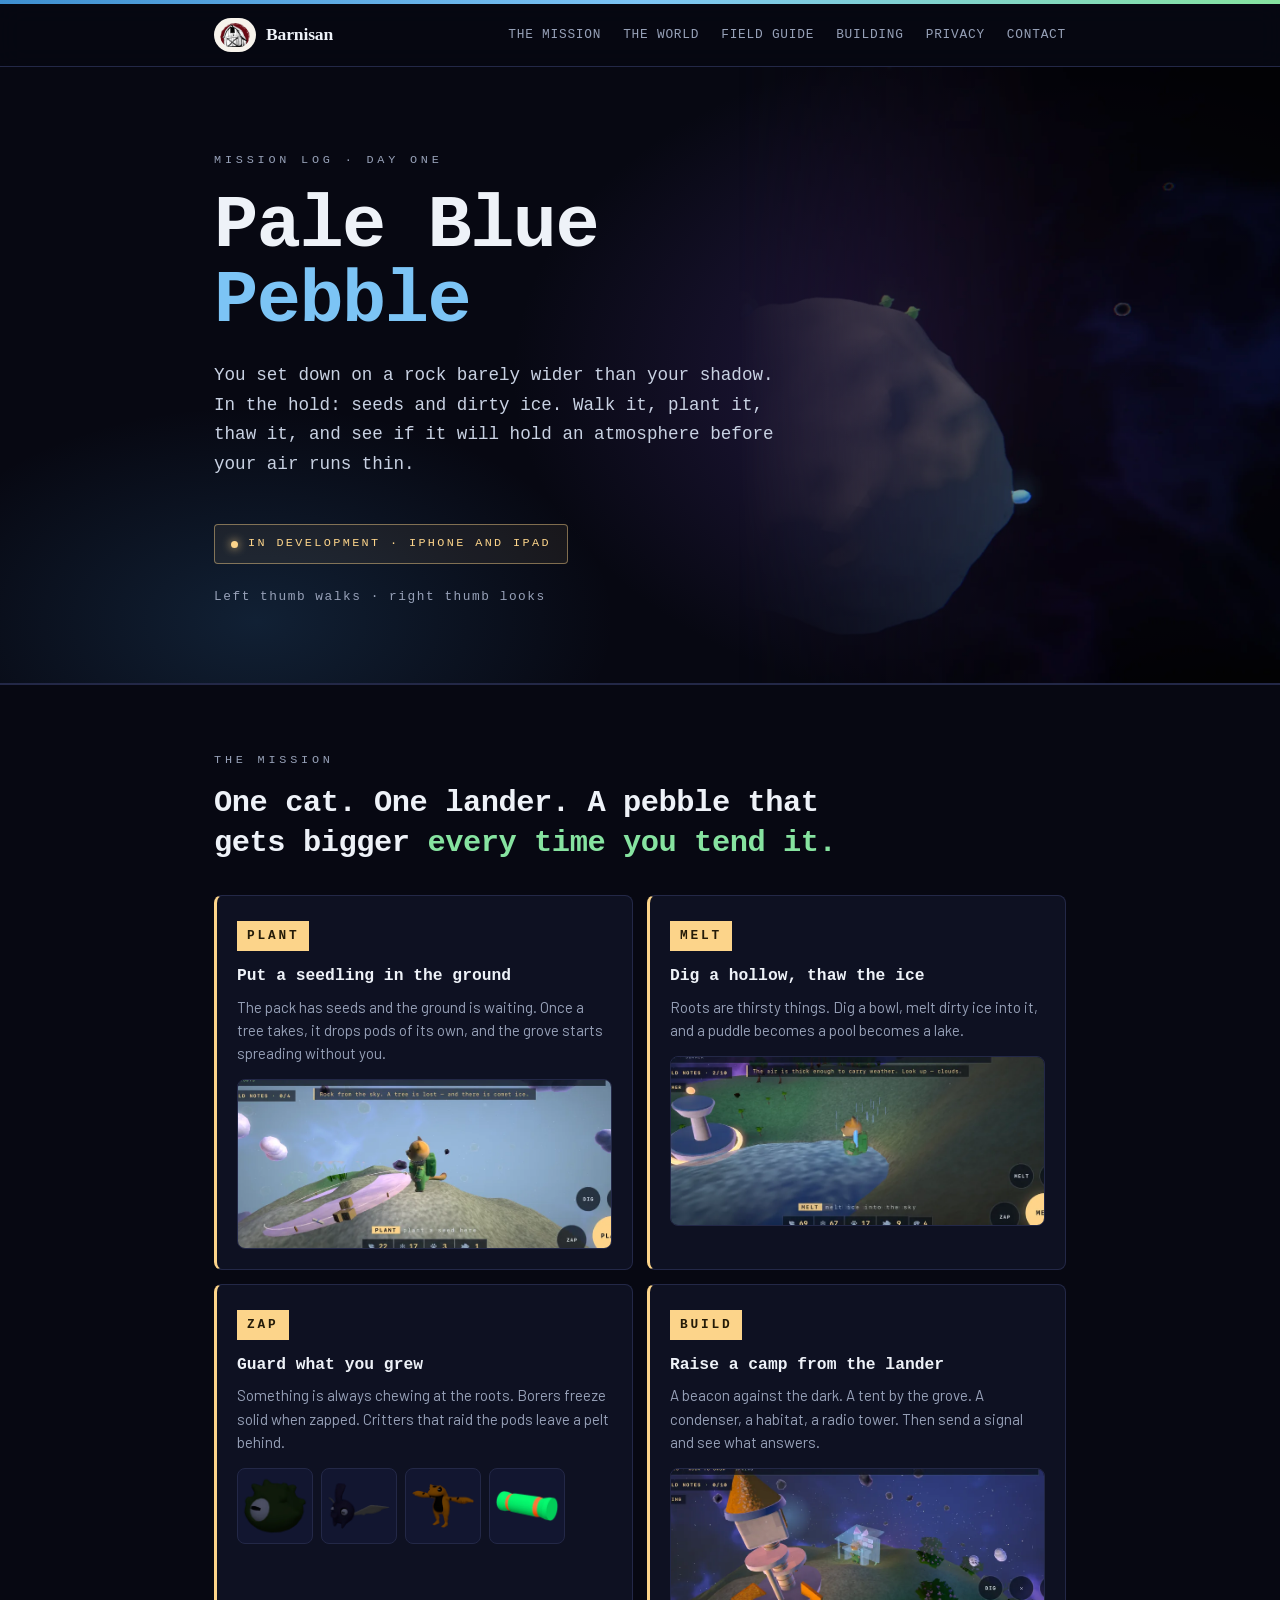
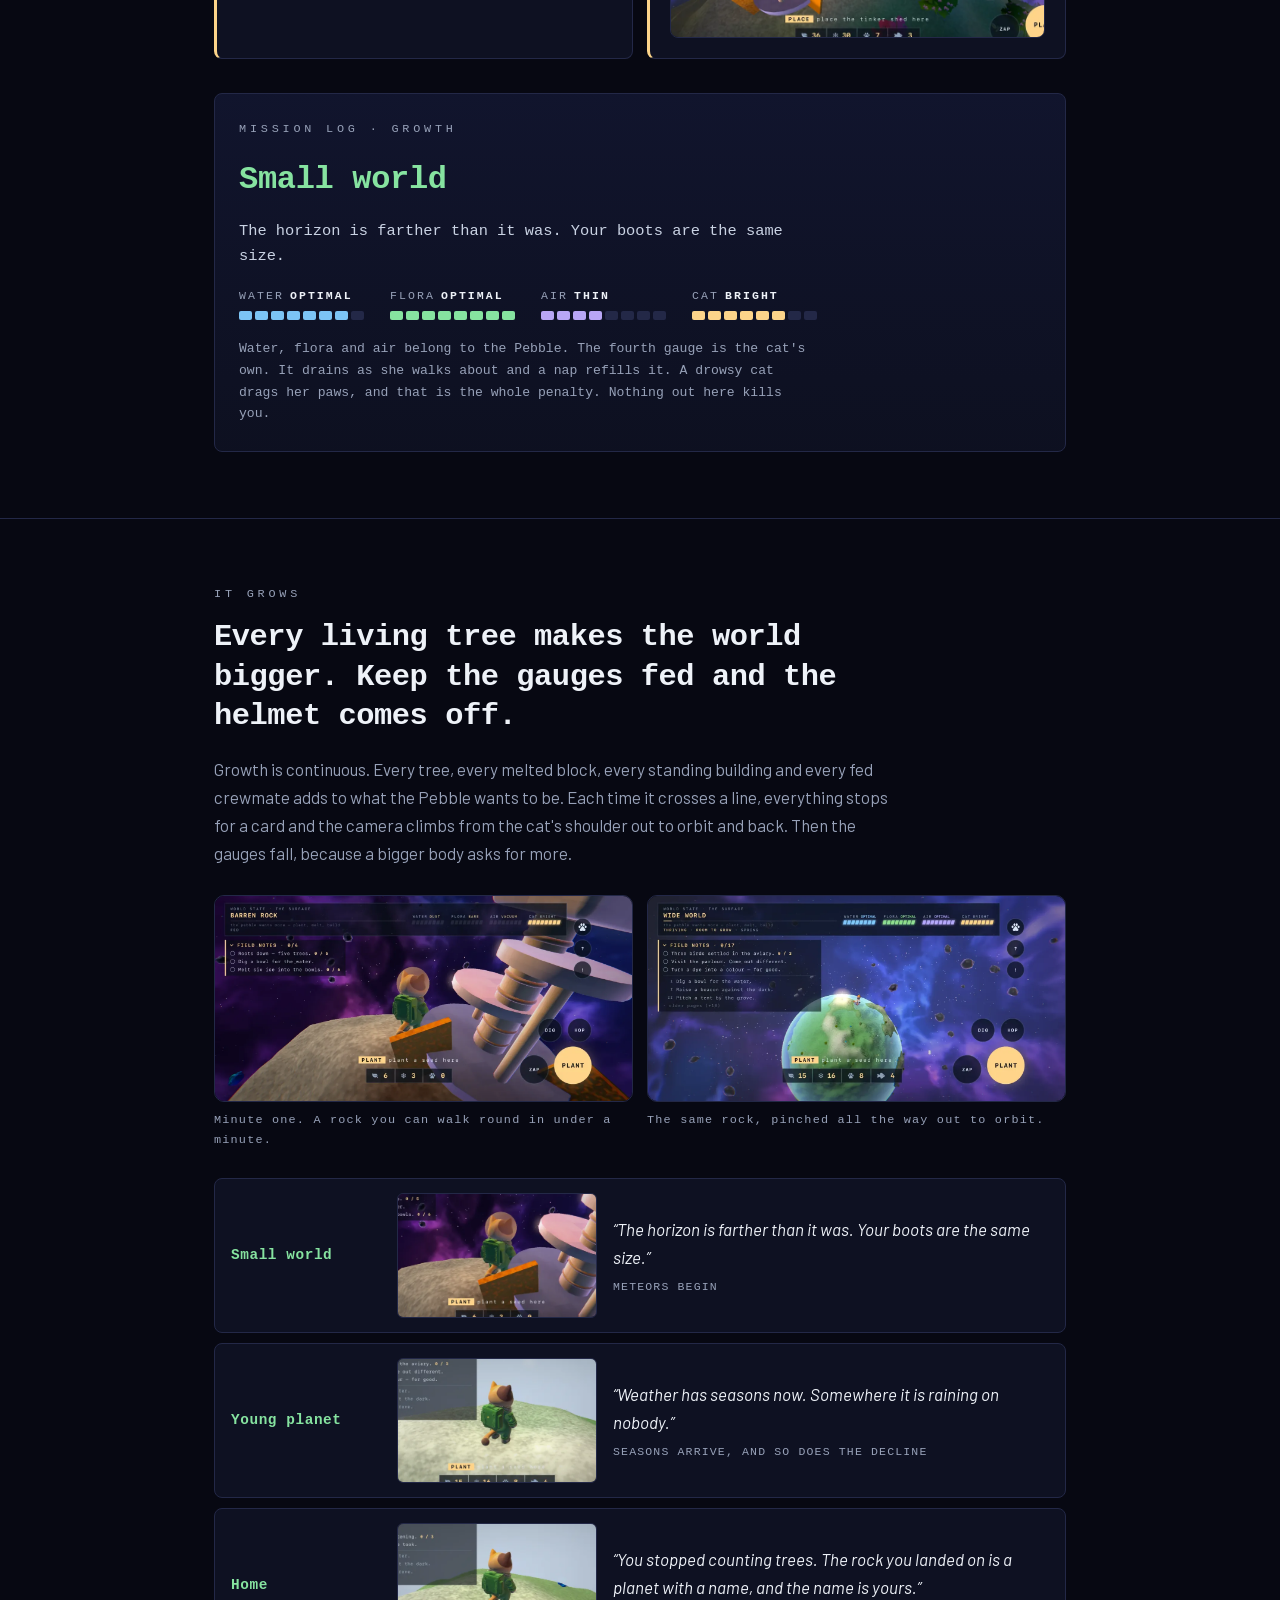
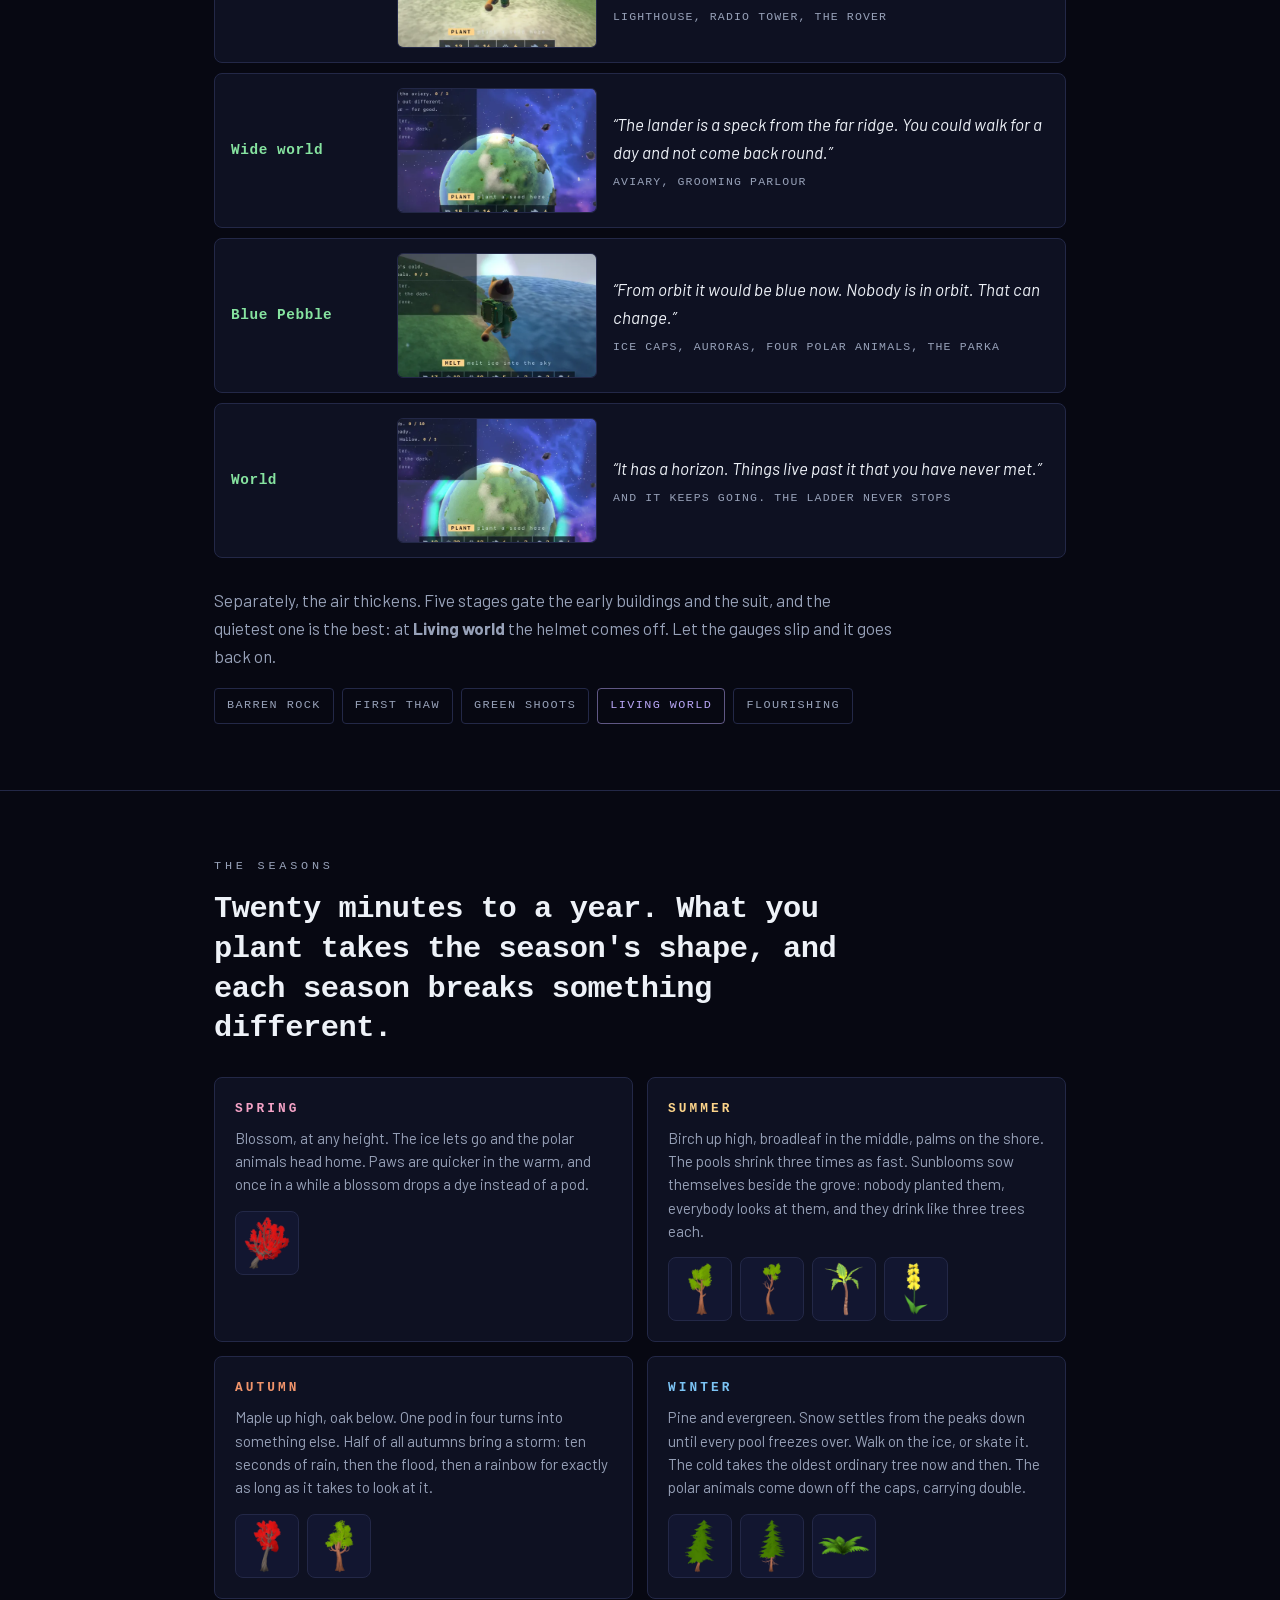
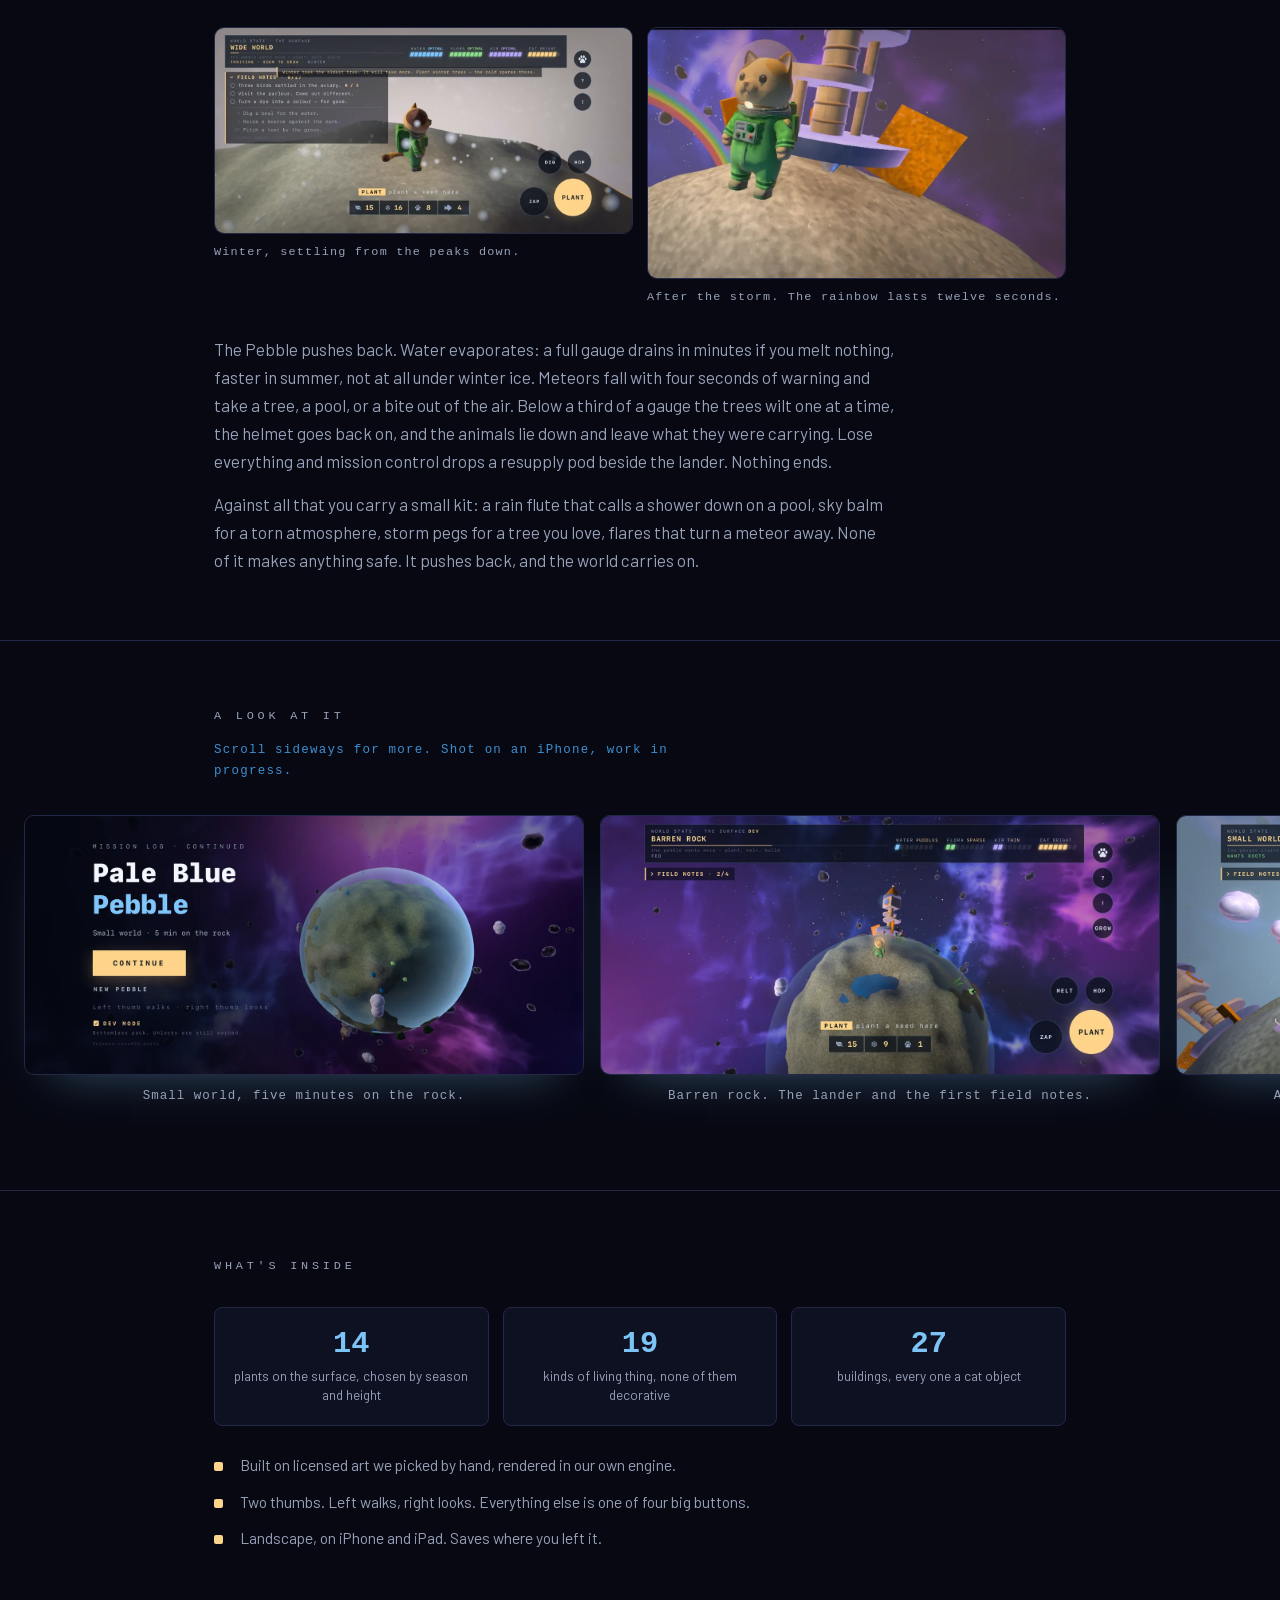
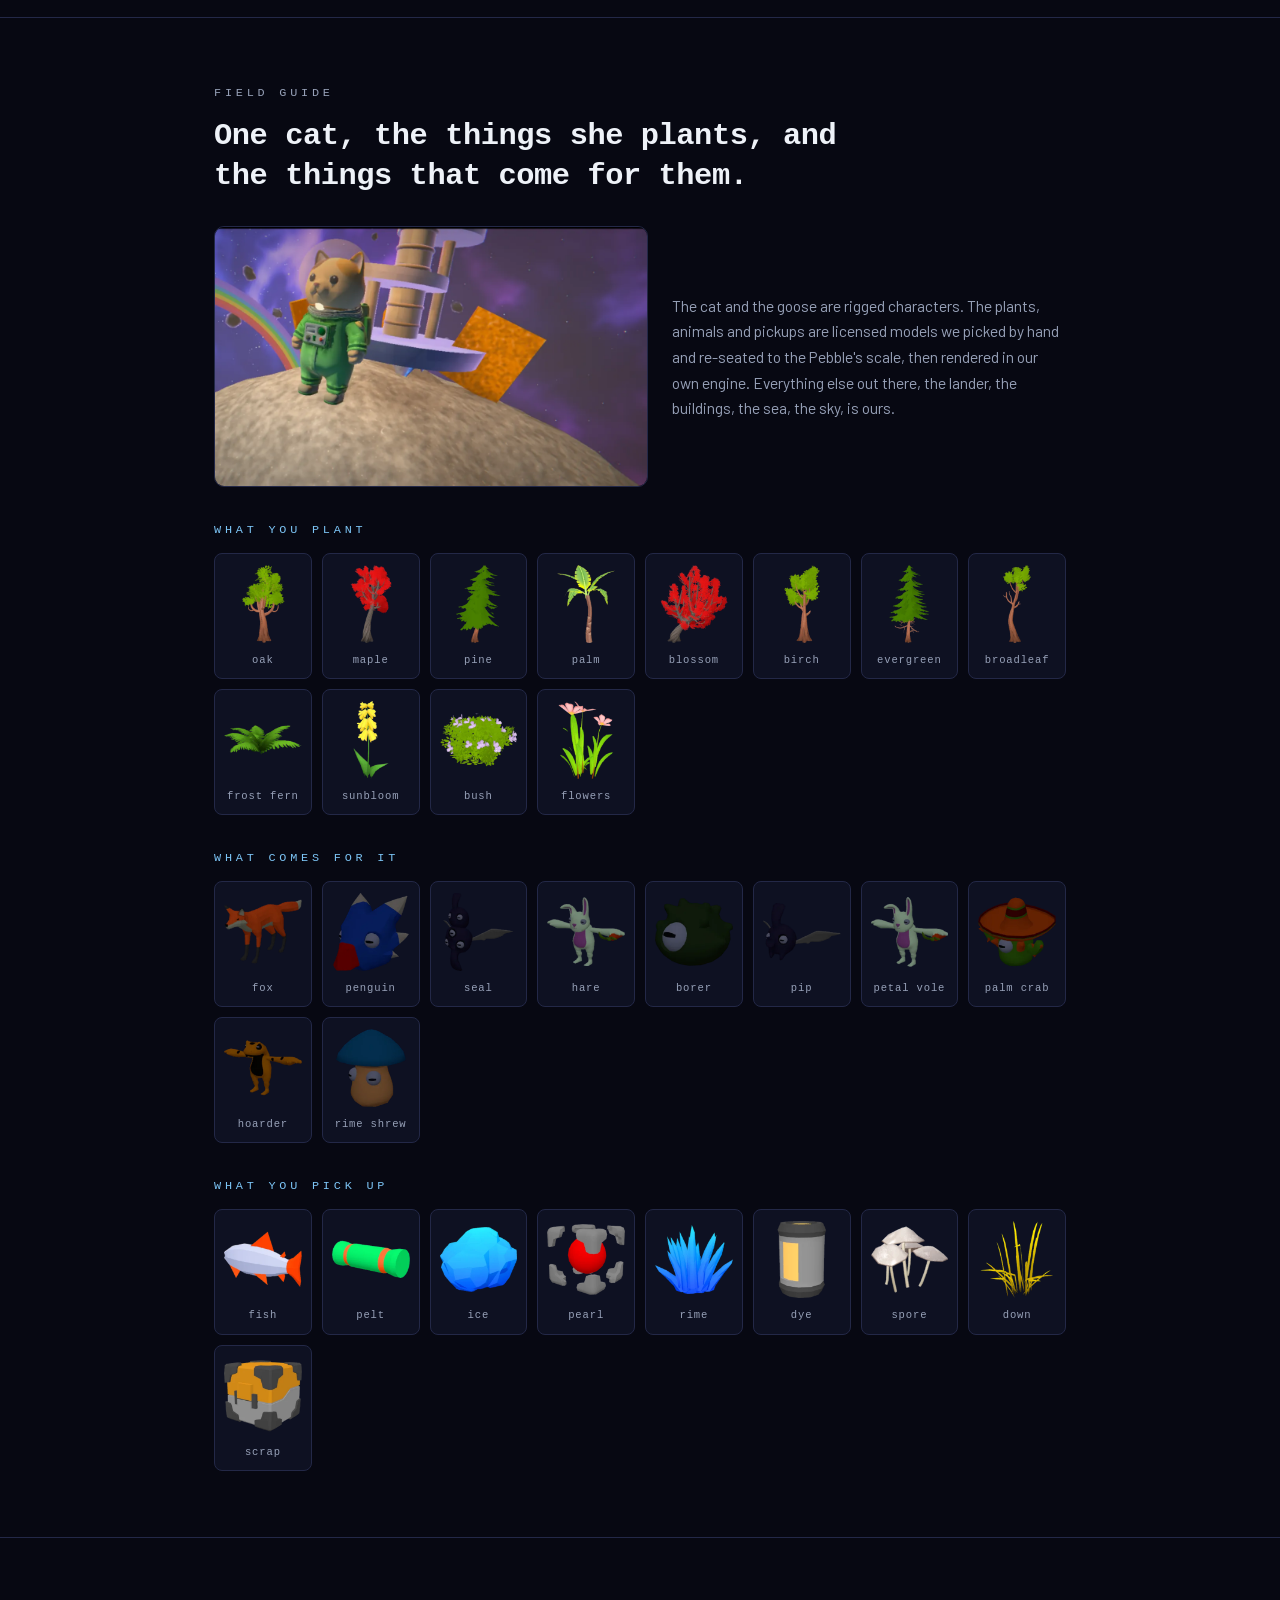
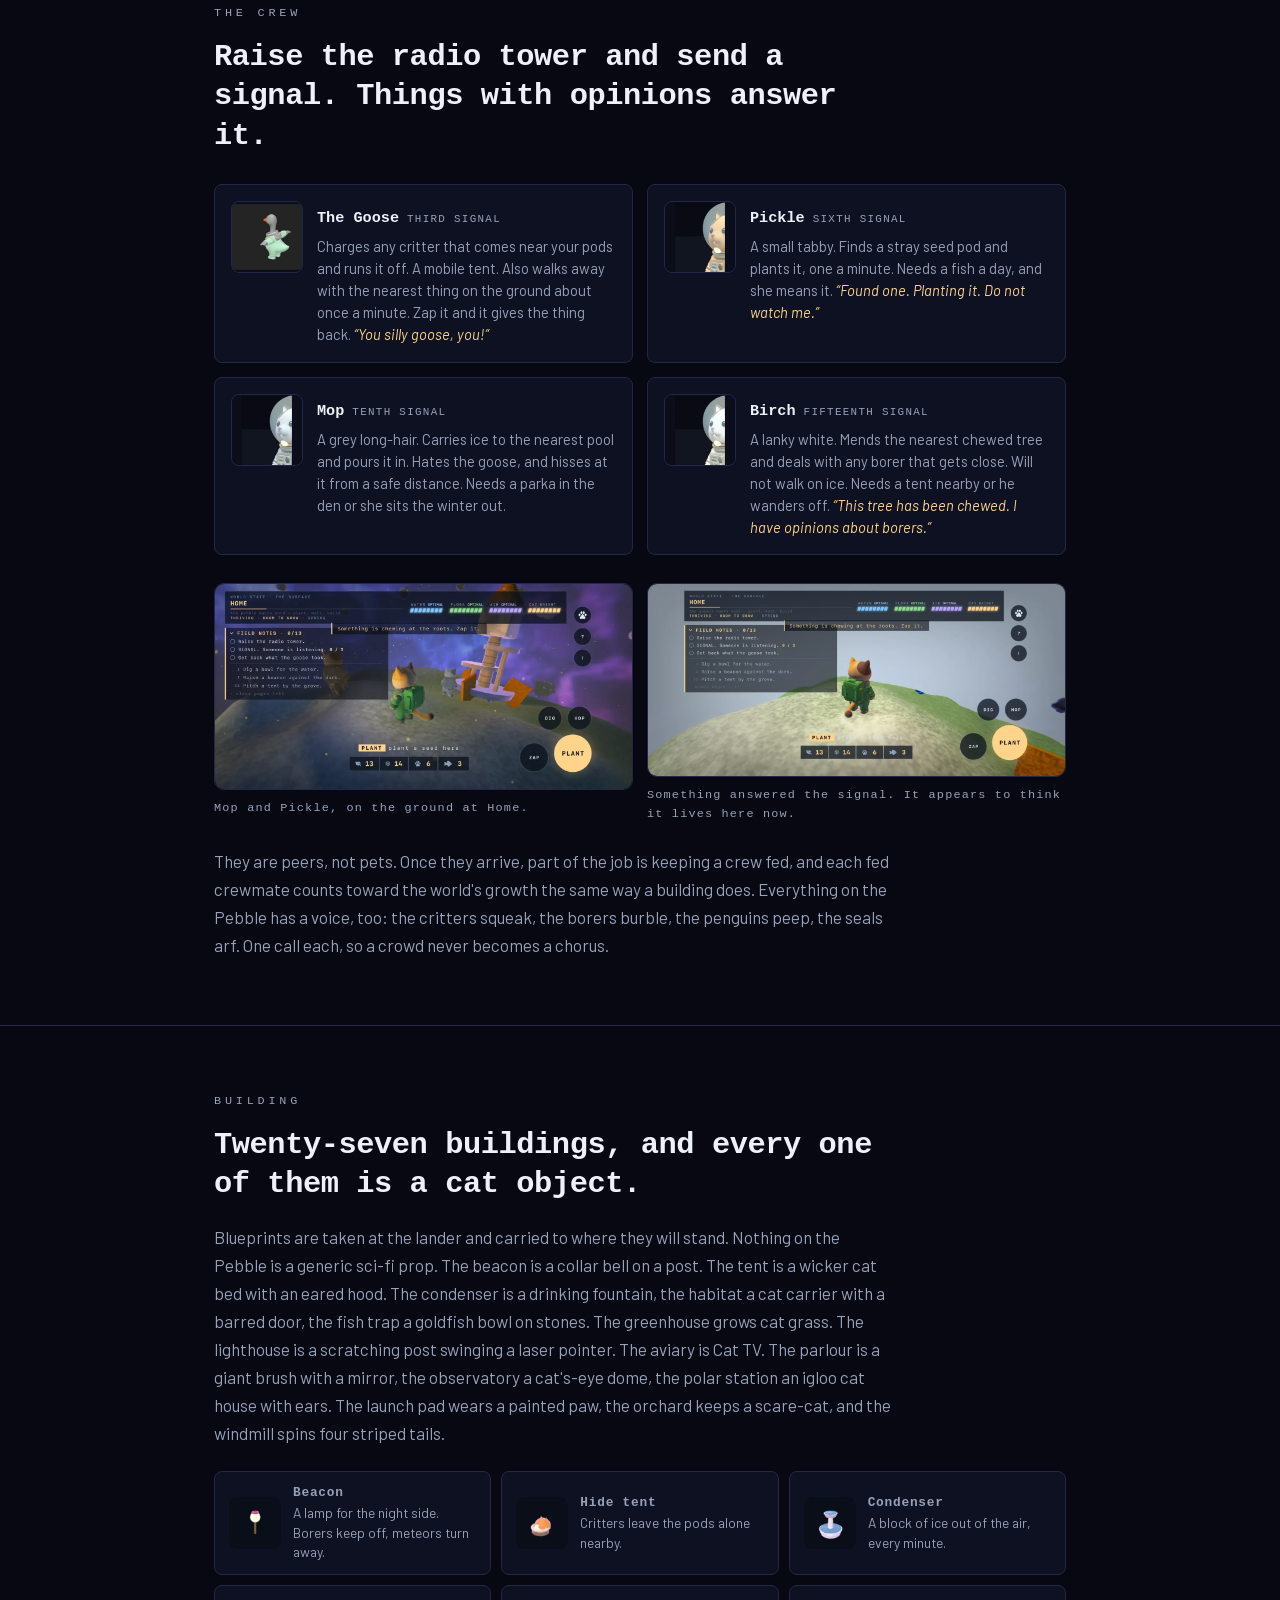
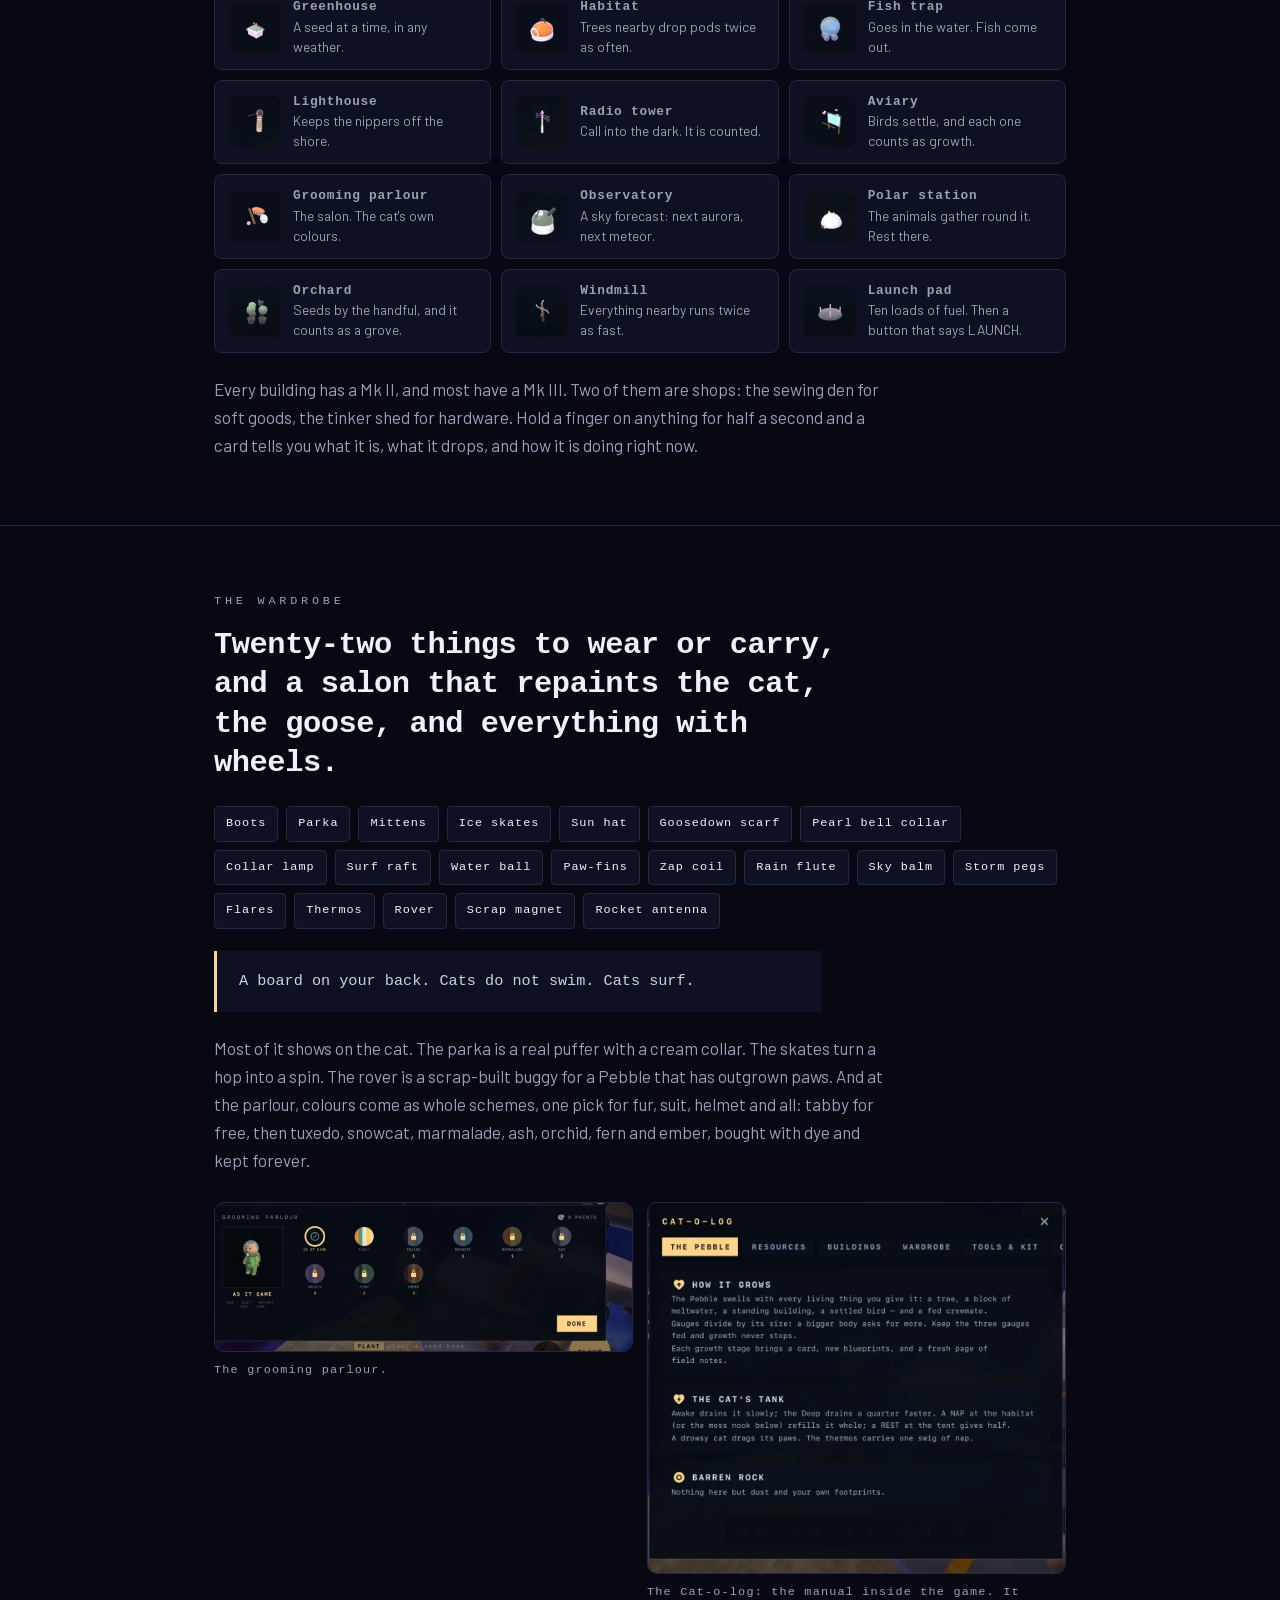
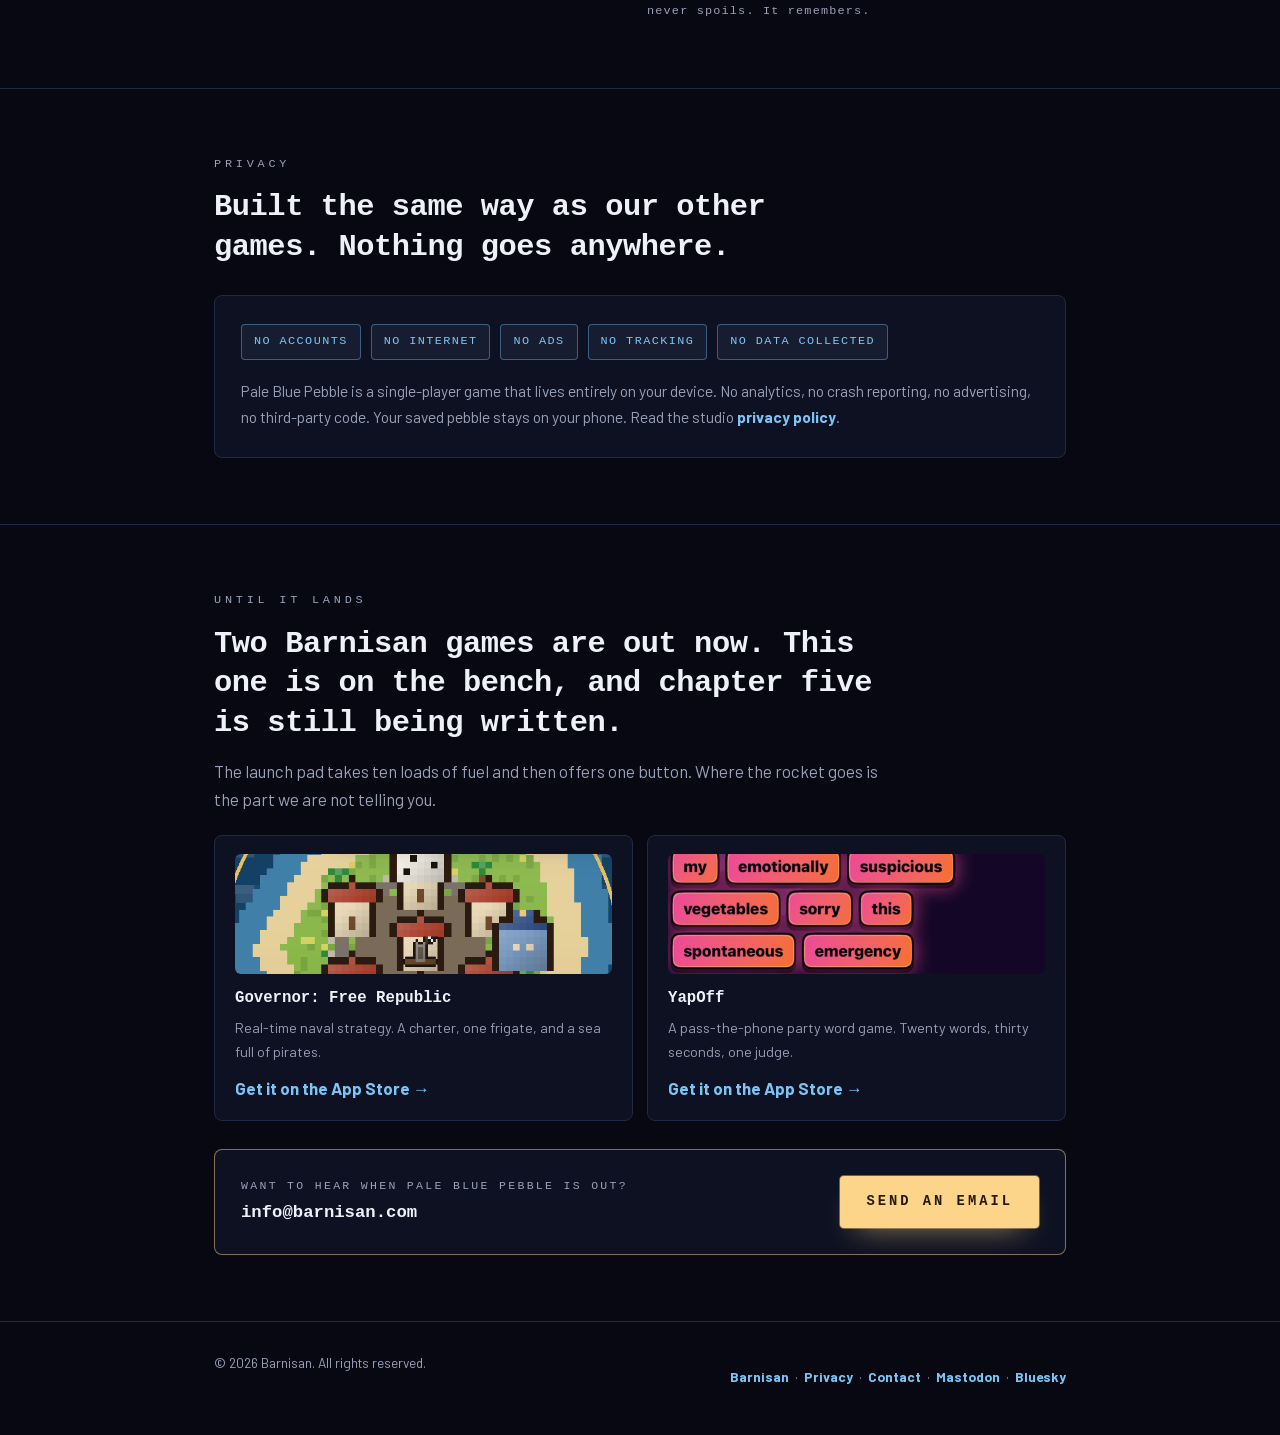
<file: palebluepebble/index.html>
<!DOCTYPE html>
<html lang="en">
<head>
<meta charset="UTF-8">
<meta name="viewport" content="width=device-width, initial-scale=1.0">
<title>Pale Blue Pebble · A tiny-planet terraforming game · Barnisan</title>
<meta name="description" content="Pale Blue Pebble is a tiny-planet terraforming game for iPhone and iPad, in development at Barnisan. Land a cat on a rock barely wider than its shadow, plant it, thaw it, and grow it into a world.">
<link rel="canonical" href="https://barnisan.com/palebluepebble/">
<meta property="og:title" content="Pale Blue Pebble">
<meta property="og:description" content="A tiny-planet terraforming game for iPhone and iPad. Land on a rock barely wider than your shadow and grow it into a world. In development at Barnisan.">
<meta property="og:url" content="https://barnisan.com/palebluepebble/">
<meta property="og:type" content="website">
<meta property="og:image" content="https://barnisan.com/palebluepebble/img/og-palebluepebble.jpg">
<meta property="og:image:width" content="1200">
<meta property="og:image:height" content="630">
<meta name="twitter:card" content="summary_large_image">
<meta name="theme-color" content="#070812">
<link rel="icon" href="data:image/svg+xml,%3Csvg xmlns='http://www.w3.org/2000/svg' viewBox='0 0 64 64'%3E%3Crect width='64' height='64' rx='14' fill='%23070812'/%3E%3Ccircle cx='32' cy='34' r='17' fill='%23A9B4BF'/%3E%3Ccircle cx='26' cy='28' r='5' fill='%237CC4F5'/%3E%3Ccircle cx='38' cy='40' r='3' fill='%2386E3A0'/%3E%3C/svg%3E">
<link rel="stylesheet" href="/fonts/fonts.css">
<style>
  :root {
    --void: #070812;
    --void2: #0E1122;
    --panel: #121630;
    --line: #232847;
    --ink: #EEF2F8;
    --dim: #97A1B8;
    --blue: #7CC4F5;
    --blue-deep: #3E8FD0;
    --amber: #FCD48A;
    --amber-ink: #241B08;
    --leaf: #86E3A0;
    --mono: "SF Mono", SFMono-Regular, Menlo, Consolas, "Liberation Mono", monospace;
    --sans: Barlow, "Helvetica Neue", Helvetica, Arial, sans-serif;
  }
  * { margin: 0; padding: 0; box-sizing: border-box; }
  html { scroll-behavior: smooth; }
  html, body { overflow-x: hidden; }
  body {
    background: var(--void); color: var(--ink); font-family: var(--sans);
    font-size: 17px; line-height: 1.65; -webkit-font-smoothing: antialiased;
  }
  .wrap { max-width: 900px; margin: 0 auto; padding: 0 24px; }
  .topstripe { height: 4px; background: linear-gradient(90deg, var(--blue-deep), var(--blue) 50%, var(--leaf)); }
  a { color: var(--blue); }
  :focus-visible { outline: 3px solid var(--blue); outline-offset: 3px; border-radius: 6px; }
  .mono { font-family: var(--mono); }
  .eyebrow {
    font-family: var(--mono); font-size: 0.74rem; font-weight: 500; letter-spacing: 0.32em;
    text-transform: uppercase; color: var(--dim);
  }

  /* ---- header ---- */
  header {
    position: sticky; top: 0; z-index: 20;
    background: rgba(7, 8, 18, 0.84); backdrop-filter: blur(12px);
    border-bottom: 1px solid var(--line);
  }
  .nav { display: flex; align-items: center; justify-content: space-between; padding-block: 14px; gap: 16px; }
  .brand { display: flex; align-items: center; gap: 10px; text-decoration: none; color: var(--ink); }
  .brand .bmark { display: block; width: 30px; height: auto; padding: 5px 6px; background: #F7F3EC; border-radius: 999px; box-sizing: content-box; }
  .wordmark { font-family: Georgia, "Times New Roman", serif; font-size: 1.1rem; font-weight: 700; letter-spacing: -0.01em; }
  nav.links { display: flex; gap: 22px; }
  nav.links a { color: var(--dim); text-decoration: none; font-family: var(--mono); font-size: 0.8rem; letter-spacing: 0.06em; text-transform: uppercase; }
  nav.links a:hover { color: var(--blue); }
  .menu-toggle { display: none; background: none; cursor: pointer; line-height: 0; border: 1px solid var(--line); border-radius: 9px; padding: 7px 9px; color: var(--dim); }
  .menu-toggle:hover { color: var(--blue); border-color: rgba(124, 196, 245, 0.5); }

  /* ---- hero ---- */
  .hero { position: relative; overflow: hidden; border-bottom: 1px solid var(--line); }
  .hero-bg {
    position: absolute; inset: 0; z-index: 0;
    background: radial-gradient(60% 80% at 82% 50%, rgba(92, 60, 160, 0.42), transparent 70%),
                radial-gradient(40% 50% at 20% 90%, rgba(62, 143, 208, 0.18), transparent 70%);
  }
  .hero-art {
    position: absolute; right: -6%; top: 50%; transform: translateY(-50%); width: min(58vw, 620px); z-index: 0;
    pointer-events: none;
    opacity: 0.9;
    -webkit-mask-image: linear-gradient(90deg, transparent, #000 48%);
    mask-image: linear-gradient(90deg, transparent, #000 48%);
  }
  .hero-art img { width: 100%; height: auto; display: block; }
  .hero .wrap { position: relative; z-index: 1; padding-block: 84px 76px; max-width: 900px; }
  .hero h1 { font-family: var(--mono); font-weight: 700; font-size: clamp(2.6rem, 8vw, 4.6rem); line-height: 1.02; letter-spacing: -0.02em; margin: 18px 0 22px; }
  .hero h1 span { display: block; color: var(--blue); }
  .hero p.lede { font-family: var(--mono); font-size: clamp(0.98rem, 1.9vw, 1.1rem); line-height: 1.7; color: #C9D2E3; max-width: 32em; }
  .status {
    display: inline-flex; align-items: center; gap: 10px; margin-top: 30px;
    font-family: var(--mono); font-size: 0.74rem; letter-spacing: 0.2em; text-transform: uppercase;
    color: var(--amber); border: 1px solid rgba(252, 212, 138, 0.45); background: rgba(252, 212, 138, 0.07);
    padding: 9px 16px; border-radius: 4px;
  }
  .status .dot { width: 7px; height: 7px; background: var(--amber); border-radius: 50%; box-shadow: 0 0 10px var(--amber); }
  .hero .note { font-family: var(--mono); font-size: 0.8rem; letter-spacing: 0.12em; color: var(--dim); margin-top: 22px; }

  /* ---- sections ---- */
  section { padding: 66px 0; border-top: 1px solid var(--line); }
  section h2 { font-family: var(--mono); font-size: 0.74rem; font-weight: 500; letter-spacing: 0.32em; text-transform: uppercase; color: var(--dim); margin-bottom: 14px; }
  p.big { font-family: var(--mono); font-size: clamp(1.3rem, 3.4vw, 1.9rem); font-weight: 700; line-height: 1.3; letter-spacing: -0.015em; color: var(--ink); max-width: 22em; }
  p.big em { font-style: normal; color: var(--leaf); }
  section p { color: var(--dim); max-width: 40em; }
  p + p { margin-top: 14px; }

  /* ---- mission steps ---- */
  .steps { display: grid; grid-template-columns: repeat(2, 1fr); gap: 14px; margin-top: 32px; }
  .step { background: var(--void2); border: 1px solid var(--line); border-radius: 8px; padding: 22px 20px 20px; border-left: 3px solid var(--amber); }
  .step .verb { display: inline-block; font-family: var(--mono); font-weight: 700; font-size: 0.8rem; letter-spacing: 0.22em; color: var(--amber-ink); background: var(--amber); padding: 4px 10px; margin-bottom: 12px; }
  .step h3 { font-family: var(--mono); font-size: 1.02rem; font-weight: 700; margin-bottom: 6px; }
  .step p { font-size: 0.94rem; line-height: 1.55; max-width: none; }

  .step .show { display: flex; gap: 8px; align-items: center; margin-top: 14px; }
  .step .show img { width: 76px; height: 76px; object-fit: contain; background: var(--panel); border: 1px solid var(--line); border-radius: 8px; padding: 4px; }
  .step .show img.wide { width: 100%; height: 170px; object-fit: cover; object-position: center; padding: 0; }

  /* ---- log card ---- */
  .log {
    margin-top: 34px; border: 1px solid var(--line); border-radius: 8px; padding: 26px 24px;
    background: linear-gradient(180deg, rgba(18, 22, 48, 0.9), rgba(14, 17, 34, 0.9));
    font-family: var(--mono);
  }
  .log .eyebrow { margin-bottom: 8px; }
  .log .title { font-size: clamp(1.4rem, 4vw, 2rem); font-weight: 700; color: var(--leaf); letter-spacing: -0.01em; }
  .log p.line { color: #C9D2E3; margin-top: 12px; font-size: 0.96rem; max-width: 36em; }
  .gauges { display: flex; flex-wrap: wrap; gap: 26px; margin-top: 20px; align-items: flex-start; }
  .gauge { display: grid; grid-template-rows: auto auto; gap: 8px; font-size: 0.72rem; letter-spacing: 0.18em; text-transform: uppercase; color: var(--dim); white-space: nowrap; }
  .gauge .lbl { display: block; line-height: 1.2; }
  .gauge b { color: var(--ink); font-weight: 700; margin-left: 6px; }
  .bar { display: flex; gap: 3px; flex-wrap: nowrap; }
  .bar i { width: 13px; height: 9px; border-radius: 2px; background: var(--line); }
  .bar.water i.on { background: var(--blue); } .bar.flora i.on { background: var(--leaf); } .bar.air i.on { background: #B8A6F5; } .bar.cat i.on { background: var(--amber); }
  .log p.fine { color: var(--dim); font-size: 0.82rem; margin-top: 18px; max-width: 44em; }

  /* ---- ladder / seasons / crew / buildings / wardrobe ---- */
  .pair { display: grid; grid-template-columns: 1fr 1fr; gap: 14px; margin-top: 28px; }
  .pair figure img { width: 100%; height: auto; display: block; border-radius: 10px; border: 1px solid var(--line); }
  .pair figcaption { font-family: var(--mono); font-size: 0.74rem; letter-spacing: 0.1em; color: var(--dim); margin-top: 9px; }
  .ladder { list-style: none; margin-top: 28px; display: grid; gap: 10px; }
  .ladder li { display: grid; grid-template-columns: 150px 200px 1fr; gap: 16px; align-items: center; padding: 14px 16px; background: var(--void2); border: 1px solid var(--line); border-radius: 8px; }
  .ladder img { width: 200px; height: auto; border-radius: 6px; border: 1px solid var(--line); display: block; }
  .ladder .name { font-family: var(--mono); font-weight: 700; font-size: 0.9rem; color: var(--leaf); letter-spacing: 0.04em; }
  .ladder q { display: block; color: var(--ink); font-style: italic; quotes: "\201C" "\201D"; }
  .ladder .brings { display: block; font-family: var(--mono); font-size: 0.72rem; letter-spacing: 0.1em; text-transform: uppercase; color: var(--dim); margin-top: 6px; }
  .airstages { display: flex; flex-wrap: wrap; gap: 8px; margin-top: 18px; font-family: var(--mono); font-size: 0.74rem; letter-spacing: 0.12em; text-transform: uppercase; }
  .airstages span { padding: 7px 12px; border: 1px solid var(--line); border-radius: 4px; color: var(--dim); }
  .airstages span.on { color: #B8A6F5; border-color: rgba(184,166,245,0.5); }
  .seasons { display: grid; grid-template-columns: repeat(2, 1fr); gap: 14px; margin-top: 28px; }
  .season { background: var(--void2); border: 1px solid var(--line); border-radius: 8px; padding: 20px; }
  .season .plants { display: flex; gap: 8px; margin-top: 14px; }
  .season .plants img { width: 64px; height: 64px; object-fit: contain; background: var(--panel); border: 1px solid var(--line); border-radius: 8px; padding: 3px; }
  .season h3 { font-family: var(--mono); font-size: 0.8rem; letter-spacing: 0.24em; text-transform: uppercase; margin-bottom: 8px; }
  .season.spring h3 { color: #F5A3C7; } .season.summer h3 { color: var(--amber); } .season.autumn h3 { color: #F0946B; } .season.winter h3 { color: var(--blue); }
  .season p { font-size: 0.94rem; line-height: 1.55; max-width: none; }
  .crew { display: grid; grid-template-columns: repeat(2, 1fr); gap: 14px; margin-top: 28px; }
  .mate { display: grid; grid-template-columns: 72px 1fr; gap: 14px; align-items: start; background: var(--void2); border: 1px solid var(--line); border-radius: 8px; padding: 16px; }
  .mate img { width: 72px; height: 72px; object-fit: contain; background: var(--panel); border-radius: 8px; border: 1px solid var(--line); }
  .mate .who { font-family: var(--mono); font-weight: 700; font-size: 0.95rem; }
  .mate .sig { font-family: var(--mono); font-size: 0.68rem; letter-spacing: 0.12em; text-transform: uppercase; color: var(--dim); margin-left: 8px; }
  .mate p { font-size: 0.92rem; line-height: 1.5; margin-top: 4px; max-width: none; }
  .mate q { color: var(--amber); font-style: italic; quotes: "\201C" "\201D"; }
  .bgrid { display: grid; grid-template-columns: repeat(3, 1fr); gap: 10px; margin-top: 24px; }
  .bgrid div { display: grid; grid-template-columns: 52px 1fr; gap: 12px; align-items: center; background: var(--void2); border: 1px solid var(--line); border-radius: 8px; padding: 12px 14px; }
  .bgrid img { width: 52px; height: 52px; object-fit: contain; background: var(--panel); border-radius: 8px; }
  .bgrid b { display: block; font-family: var(--mono); font-size: 0.8rem; letter-spacing: 0.06em; }
  .bgrid span { font-size: 0.86rem; color: var(--dim); line-height: 1.45; }
  .wear { display: flex; flex-wrap: wrap; gap: 8px; margin-top: 22px; }
  .wear span { font-family: var(--mono); font-size: 0.74rem; letter-spacing: 0.08em; padding: 7px 11px; border: 1px solid var(--line); border-radius: 4px; color: var(--ink); background: var(--void2); }
  .quote { margin-top: 22px; padding: 18px 22px; border-left: 3px solid var(--amber); background: var(--void2); font-family: var(--mono); color: #C9D2E3; font-size: 0.95rem; max-width: 40em; }
  @media (max-width: 720px) { .pair, .seasons, .crew { grid-template-columns: 1fr; } .bgrid { grid-template-columns: 1fr 1fr; } .ladder li { grid-template-columns: 1fr; gap: 8px; } .ladder img { width: 100%; } }

  /* ---- shots ---- */
  .shots { display: flex; gap: 16px; overflow-x: auto; margin-top: 30px; padding: 4px 24px 18px; scroll-snap-type: x mandatory; -webkit-overflow-scrolling: touch; }
  .shot { flex: none; width: min(78vw, 560px); scroll-snap-align: center; }
  .shot img { width: 100%; height: auto; display: block; border-radius: 10px; border: 1px solid var(--line); background: var(--void2); box-shadow: 0 24px 50px -30px rgba(124, 196, 245, 0.45); }
  .shot figcaption { font-family: var(--mono); font-size: 0.78rem; letter-spacing: 0.08em; color: var(--dim); margin-top: 11px; text-align: center; }
  .shots-hint { font-family: var(--mono); font-size: 0.78rem; letter-spacing: 0.1em; color: var(--blue-deep); margin-top: 2px; }

  /* ---- facts ---- */
  .stats { display: grid; grid-template-columns: repeat(3, 1fr); gap: 14px; margin-top: 30px; }
  .stat { background: var(--void2); border: 1px solid var(--line); border-radius: 8px; padding: 20px 18px; text-align: center; }
  .stat .n { font-family: var(--mono); font-size: 1.9rem; font-weight: 700; line-height: 1.1; color: var(--blue); }
  .stat .k { font-size: 0.84rem; color: var(--dim); margin-top: 6px; line-height: 1.4; }
  ul.plain { list-style: none; margin-top: 26px; display: grid; gap: 11px; }
  ul.plain li { position: relative; padding-left: 26px; color: var(--dim); font-size: 0.97rem; }
  ul.plain li::before { content: ""; position: absolute; left: 0; top: 0.66em; width: 9px; height: 9px; border-radius: 2px; background: var(--amber); }

  /* ---- field guide ---- */
  .guide-lead { display: grid; grid-template-columns: minmax(0, 1.1fr) minmax(0, 1fr); gap: 24px; align-items: center; margin-top: 30px; }
  .guide-lead img { width: 100%; height: auto; display: block; border-radius: 10px; border: 1px solid var(--line); }
  .guide-lead p { font-size: 0.97rem; }
  .guide h3 { font-family: var(--mono); font-size: 0.74rem; font-weight: 500; letter-spacing: 0.32em; text-transform: uppercase; color: var(--blue); margin: 34px 0 12px; }
  .pts { display: grid; grid-template-columns: repeat(auto-fill, minmax(96px, 1fr)); gap: 10px; }
  .pt { margin: 0; background: var(--void2); border: 1px solid var(--line); border-radius: 8px; padding: 8px 6px 9px; text-align: center; }
  .pt img { width: 100%; height: auto; display: block; aspect-ratio: 1; object-fit: contain; }
  .pt figcaption { font-family: var(--mono); font-size: 0.66rem; letter-spacing: 0.08em; color: var(--dim); margin-top: 6px; }

  /* ---- privacy ---- */
  .privacy-box { margin-top: 28px; border-radius: 8px; padding: 28px 26px; border: 1px solid var(--line); background: var(--void2); }
  .nots { display: flex; flex-wrap: wrap; gap: 10px; margin-bottom: 18px; }
  .not { font-family: var(--mono); font-size: 0.74rem; letter-spacing: 0.12em; text-transform: uppercase; color: var(--blue); border: 1px solid rgba(124, 196, 245, 0.4); background: rgba(124, 196, 245, 0.07); padding: 7px 12px; border-radius: 4px; }
  .privacy-box p { font-size: 0.97rem; max-width: none; }

  /* ---- cta ---- */
  .cta-box { margin-top: 28px; border-radius: 8px; padding: 26px; display: flex; flex-wrap: wrap; align-items: center; justify-content: space-between; gap: 18px; border: 1px solid rgba(252, 212, 138, 0.5); background: var(--void2); }
  .cta-box .label { font-family: var(--mono); font-size: 0.72rem; letter-spacing: 0.2em; text-transform: uppercase; color: var(--dim); }
  .cta-box .email { font-family: var(--mono); font-size: 1.08rem; font-weight: 700; margin-top: 4px; color: var(--ink); }
  a.button { display: inline-block; background: var(--amber); color: var(--amber-ink); text-decoration: none; font-family: var(--mono); font-weight: 700; font-size: 0.86rem; letter-spacing: 0.22em; text-transform: uppercase; padding: 15px 26px; border-radius: 4px; box-shadow: 0 0 0 1px rgba(252, 212, 138, 0.4), 0 14px 30px -16px rgba(252, 212, 138, 0.7); transition: transform .15s ease, filter .15s ease; }
  a.button:hover { filter: brightness(1.05); transform: translateY(-1px); }
  a.plain { color: var(--blue); text-decoration: none; font-weight: 700; }
  a.plain:hover { color: var(--amber); text-decoration: underline; }
  .others { display: grid; grid-template-columns: repeat(2, 1fr); gap: 14px; margin-top: 22px; }
  .other { border: 1px solid var(--line); border-radius: 8px; padding: 18px 20px; background: var(--void2); }
  .other img { width: 100%; height: 120px; object-fit: cover; border-radius: 6px; margin-bottom: 12px; display: block; }
  .other h3 { font-family: var(--mono); font-size: 0.98rem; margin-bottom: 4px; }
  .other p { font-size: 0.9rem; margin-bottom: 10px; }

  footer { border-top: 1px solid var(--line); padding: 30px 0 46px; }
  footer .wrap { display: flex; flex-wrap: wrap; justify-content: space-between; gap: 10px; }
  footer p { color: var(--dim); font-size: 0.85rem; }

  @media (max-width: 720px) {
    .steps, .stats, .others { grid-template-columns: 1fr; }
    .menu-toggle { display: block; }
    nav.links { display: none; position: absolute; top: 100%; left: 0; right: 0; flex-direction: column; gap: 0; padding: 4px 24px 12px; background: var(--void2); border-bottom: 1px solid var(--line); }
    header[data-nav-open="true"] nav.links { display: flex; }
    nav.links a { padding: 12px 0; font-size: 0.9rem; border-top: 1px solid var(--line); }
    .hero .wrap { padding-block: 56px 48px; }
    .hero-art { width: 92vw; right: -30%; opacity: 0.45; }
    .shot { width: 84vw; }
  }
  @media (prefers-reduced-motion: reduce) { html { scroll-behavior: auto; } a.button { transition: none; } }
</style>
</head>
<body>
<div class="topstripe"></div>
<header>
  <div class="wrap nav">
    <a class="brand" href="/" aria-label="Barnisan home">
      <img class="bmark" src="/img/barnisan-mark.webp" width="30" height="24" alt="" decoding="async">
      <div class="wordmark">Barnisan</div>
    </a>
    <nav class="links" id="sitenav" aria-label="Site navigation">
      <a href="#mission">The mission</a>
      <a href="#grows">The world</a>
      <a href="#guide">Field guide</a>
      <a href="#build">Building</a>
      <a href="/privacy/">Privacy</a>
      <a href="/#contact">Contact</a>
    </nav>
    <button class="menu-toggle" type="button" aria-expanded="false" aria-controls="sitenav" aria-label="Menu">
      <svg width="20" height="20" viewBox="0 0 20 20" aria-hidden="true" fill="none" stroke="currentColor" stroke-width="2" stroke-linecap="round"><path d="M3 6h14M3 10h14M3 14h14"/></svg>
    </button>
  </div>
</header>
<main id="top">
  <div class="hero">
    <div class="hero-bg" aria-hidden="true"></div>
    <div class="hero-art" aria-hidden="true">
      <img src="img/hero-pebble.webp" width="1400" height="1400" alt="" decoding="async" fetchpriority="high">
    </div>
    <div class="wrap">
      <p class="eyebrow">Mission log · day one</p>
      <h1>Pale Blue <span>Pebble</span></h1>
      <p class="lede">You set down on a rock barely wider than your shadow. In the hold: seeds and dirty ice. Walk it, plant it, thaw it, and see if it will hold an atmosphere before your air runs thin.</p>
      <p><span class="status"><span class="dot"></span>In development · iPhone and iPad</span></p>
      <p class="note">Left thumb walks · right thumb looks</p>
    </div>
  </div>

  <section id="mission">
    <div class="wrap">
      <h2>The mission</h2>
      <p class="big">One cat. One lander. A pebble that gets bigger <em>every time you tend it.</em></p>
      <div class="steps">
        <div class="step">
          <span class="verb">PLANT</span>
          <h3>Put a seedling in the ground</h3>
          <p>The pack has seeds and the ground is waiting. Once a tree takes, it drops pods of its own, and the grove starts spreading without you.</p>
          <div class="show"><img class="wide" src="img/verb-plant.webp" width="900" height="389" loading="lazy" alt="The cat on a ridge beside a fresh beacon and a tent, the first trees taking on the green."></div>
        </div>
        <div class="step">
          <span class="verb">MELT</span>
          <h3>Dig a hollow, thaw the ice</h3>
          <p>Roots are thirsty things. Dig a bowl, melt dirty ice into it, and a puddle becomes a pool becomes a lake.</p>
          <div class="show"><img class="wide" src="img/verb-melt.webp" width="900" height="389" loading="lazy" alt="The cat at the edge of a pool beside a lighthouse, the button reading MELT."></div>
        </div>
        <div class="step">
          <span class="verb">ZAP</span>
          <h3>Guard what you grew</h3>
          <p>Something is always chewing at the roots. Borers freeze solid when zapped. Critters that raid the pods leave a pelt behind.</p>
          <div class="show"><img src="img/guide/borer.webp" width="76" height="76" loading="lazy" alt="borer"><img src="img/guide/pip.webp" width="76" height="76" loading="lazy" alt="pip"><img src="img/guide/hoarder.webp" width="76" height="76" loading="lazy" alt="hoarder"><img src="img/guide/pelt.webp" width="76" height="76" loading="lazy" alt="pelt"></div>
        </div>
        <div class="step">
          <span class="verb">BUILD</span>
          <h3>Raise a camp from the lander</h3>
          <p>A beacon against the dark. A tent by the grove. A condenser, a habitat, a radio tower. Then send a signal and see what answers.</p>
          <div class="show"><img class="wide" src="img/verb-build.webp" width="900" height="389" loading="lazy" alt="Placing a tinker shed: the blueprint held in place beside the lander, the button reading PLACE."></div>
        </div>
      </div>
      <div class="log">
        <p class="eyebrow">Mission log · growth</p>
        <p class="title">Small world</p>
        <p class="line">The horizon is farther than it was. Your boots are the same size.</p>
        <div class="gauges">
          <div class="gauge"><span class="lbl">Water<b>Optimal</b></span><div class="bar water"><i class="on"></i><i class="on"></i><i class="on"></i><i class="on"></i><i class="on"></i><i class="on"></i><i class="on"></i><i></i></div></div>
          <div class="gauge"><span class="lbl">Flora<b>Optimal</b></span><div class="bar flora"><i class="on"></i><i class="on"></i><i class="on"></i><i class="on"></i><i class="on"></i><i class="on"></i><i class="on"></i><i class="on"></i></div></div>
          <div class="gauge"><span class="lbl">Air<b>Thin</b></span><div class="bar air"><i class="on"></i><i class="on"></i><i class="on"></i><i class="on"></i><i></i><i></i><i></i><i></i></div></div>
          <div class="gauge"><span class="lbl">Cat<b>Bright</b></span><div class="bar cat"><i class="on"></i><i class="on"></i><i class="on"></i><i class="on"></i><i class="on"></i><i class="on"></i><i></i><i></i></div></div>
        </div>
        <p class="fine">Water, flora and air belong to the Pebble. The fourth gauge is the cat's own. It drains as she walks about and a nap refills it. A drowsy cat drags her paws, and that is the whole penalty. Nothing out here kills you.</p>
      </div>
    </div>
  </section>

  <section id="grows">
    <div class="wrap">
      <h2>It grows</h2>
      <p class="big">Every living tree makes the world bigger. Keep the gauges fed and the helmet comes off.</p>
      <p style="margin-top:18px;">Growth is continuous. Every tree, every melted block, every standing building and every fed crewmate adds to what the Pebble wants to be. Each time it crosses a line, everything stops for a card and the camera climbs from the cat's shoulder out to orbit and back. Then the gauges fall, because a bigger body asks for more.</p>
      <div class="pair">
        <figure><img src="img/minute-one.webp" width="1400" height="689" loading="lazy" alt="Minute one: a bare tan rock against a purple nebula, the cat beside the lander, three seeds and two blocks of ice in the pack."><figcaption>Minute one. A rock you can walk round in under a minute.</figcaption></figure>
        <figure><img src="img/orbit-blue.webp" width="1400" height="689" loading="lazy" alt="The whole Pebble, green and blue under white cloud, hanging small in a violet nebula. The cat is a speck on its lit horizon."><figcaption>The same rock, pinched all the way out to orbit.</figcaption></figure>
      </div>
      <ol class="ladder">
        <li><span class="name">Small world</span><img src="img/ladder/small-world.webp" width="520" height="470" loading="lazy" alt=""><span><q>The horizon is farther than it was. Your boots are the same size.</q><span class="brings">Meteors begin</span></span></li>
        <li><span class="name">Young planet</span><img src="img/ladder/young-planet.webp" width="520" height="470" loading="lazy" alt=""><span><q>Weather has seasons now. Somewhere it is raining on nobody.</q><span class="brings">Seasons arrive, and so does the decline</span></span></li>
        <li><span class="name">Home</span><img src="img/ladder/home.webp" width="520" height="470" loading="lazy" alt=""><span><q>You stopped counting trees. The rock you landed on is a planet with a name, and the name is yours.</q><span class="brings">Lighthouse, radio tower, the rover</span></span></li>
        <li><span class="name">Wide world</span><img src="img/ladder/wide-world.webp" width="520" height="470" loading="lazy" alt=""><span><q>The lander is a speck from the far ridge. You could walk for a day and not come back round.</q><span class="brings">Aviary, grooming parlour</span></span></li>
        <li><span class="name">Blue Pebble</span><img src="img/ladder/blue-pebble.webp" width="520" height="470" loading="lazy" alt=""><span><q>From orbit it would be blue now. Nobody is in orbit. That can change.</q><span class="brings">Ice caps, auroras, four polar animals, the parka</span></span></li>
        <li><span class="name">World</span><img src="img/ladder/world.webp" width="520" height="470" loading="lazy" alt=""><span><q>It has a horizon. Things live past it that you have never met.</q><span class="brings">And it keeps going. The ladder never stops</span></span></li>
      </ol>
      <p style="margin-top:28px;">Separately, the air thickens. Five stages gate the early buildings and the suit, and the quietest one is the best: at <strong>Living world</strong> the helmet comes off. Let the gauges slip and it goes back on.</p>
      <div class="airstages"><span>Barren rock</span><span>First thaw</span><span>Green shoots</span><span class="on">Living world</span><span>Flourishing</span></div>
    </div>
  </section>

  <section id="seasons">
    <div class="wrap">
      <h2>The seasons</h2>
      <p class="big">Twenty minutes to a year. What you plant takes the season's shape, and each season breaks something different.</p>
      <div class="seasons">
        <div class="season spring"><h3>Spring</h3><p>Blossom, at any height. The ice lets go and the polar animals head home. Paws are quicker in the warm, and once in a while a blossom drops a dye instead of a pod.</p><div class="plants"><img src="img/guide/blossom.webp" width="64" height="64" loading="lazy" alt="blossom"></div></div>
        <div class="season summer"><h3>Summer</h3><p>Birch up high, broadleaf in the middle, palms on the shore. The pools shrink three times as fast. Sunblooms sow themselves beside the grove: nobody planted them, everybody looks at them, and they drink like three trees each.</p><div class="plants"><img src="img/guide/birch.webp" width="64" height="64" loading="lazy" alt="birch"><img src="img/guide/broadleaf.webp" width="64" height="64" loading="lazy" alt="broadleaf"><img src="img/guide/palm.webp" width="64" height="64" loading="lazy" alt="palm"><img src="img/guide/sunbloom.webp" width="64" height="64" loading="lazy" alt="sunbloom"></div></div>
        <div class="season autumn"><h3>Autumn</h3><p>Maple up high, oak below. One pod in four turns into something else. Half of all autumns bring a storm: ten seconds of rain, then the flood, then a rainbow for exactly as long as it takes to look at it.</p><div class="plants"><img src="img/guide/maple.webp" width="64" height="64" loading="lazy" alt="maple"><img src="img/guide/oak.webp" width="64" height="64" loading="lazy" alt="oak"></div></div>
        <div class="season winter"><h3>Winter</h3><p>Pine and evergreen. Snow settles from the peaks down until every pool freezes over. Walk on the ice, or skate it. The cold takes the oldest ordinary tree now and then. The polar animals come down off the caps, carrying double.</p><div class="plants"><img src="img/guide/pine.webp" width="64" height="64" loading="lazy" alt="pine"><img src="img/guide/evergreen.webp" width="64" height="64" loading="lazy" alt="evergreen"><img src="img/guide/frost-fern.webp" width="64" height="64" loading="lazy" alt="frost-fern"></div></div>
      </div>
      <div class="pair">
        <figure><img src="img/winter.webp" width="1200" height="590" loading="lazy" alt="A green hillside under falling snow, the cat standing on the ridge, the sky washed pale."><figcaption>Winter, settling from the peaks down.</figcaption></figure>
        <figure><img src="img/after-rain.webp" width="1100" height="660" loading="lazy" alt="The cat facing the camera in her green suit and glass helmet, a rainbow standing over the rock behind her."><figcaption>After the storm. The rainbow lasts twelve seconds.</figcaption></figure>
      </div>
      <p style="margin-top:28px;">The Pebble pushes back. Water evaporates: a full gauge drains in minutes if you melt nothing, faster in summer, not at all under winter ice. Meteors fall with four seconds of warning and take a tree, a pool, or a bite out of the air. Below a third of a gauge the trees wilt one at a time, the helmet goes back on, and the animals lie down and leave what they were carrying. Lose everything and mission control drops a resupply pod beside the lander. Nothing ends.</p>
      <p>Against all that you carry a small kit: a rain flute that calls a shower down on a pool, sky balm for a torn atmosphere, storm pegs for a tree you love, flares that turn a meteor away. None of it makes anything safe. It pushes back, and the world carries on.</p>
    </div>
  </section>

  <section id="look">
    <div class="wrap">
      <h2>A look at it</h2>
      <p class="shots-hint">Scroll sideways for more. Shot on an iPhone, work in progress.</p>
    </div>
    <div class="shots">
      <figure class="shot">
        <img src="img/dev/5579.webp" width="1400" height="646" loading="lazy" alt="Continue screen: the grown Pebble hanging in a purple nebula behind the words Pale Blue Pebble, small world, five minutes on the rock.">
        <figcaption>Small world, five minutes on the rock.</figcaption>
      </figure>
      <figure class="shot">
        <img src="img/dev/5578.webp" width="1400" height="646" loading="lazy" alt="Barren rock: the cat and the lander on a bare tan rock, the first field notes open.">
        <figcaption>Barren rock. The lander and the first field notes.</figcaption>
      </figure>
      <figure class="shot">
        <img src="img/dev/5583.webp" width="1400" height="646" loading="lazy" alt="The cat on a ridge beside a beacon and a tent, blue sky and small clouds over the green.">
        <figcaption>A beacon on the ridge, a tent by the grove.</figcaption>
      </figure>
      <figure class="shot">
        <img src="img/dev/5602.webp" width="1400" height="646" loading="lazy" alt="The cat at the edge of a pool beside a glowing lighthouse, the button reading MELT.">
        <figcaption>Melt ice into the sky. The pool by the lighthouse.</figcaption>
      </figure>
      <figure class="shot">
        <img src="img/dev/5593.webp" width="1400" height="646" loading="lazy" alt="The cat driving a scrap-built rover across green ground, the world state reading Wide World.">
        <figcaption>The rover, for a Pebble that has outgrown paws.</figcaption>
      </figure>
      <figure class="shot">
        <img src="img/dev/5609.webp" width="1400" height="646" loading="lazy" alt="Blue Pebble: autumn trees under a green and pink aurora, the cat and the goose on the slope.">
        <figcaption>Blue Pebble. Auroras, autumn trees, and the goose.</figcaption>
      </figure>
      <figure class="shot">
        <img src="img/dev/5612.webp" width="1400" height="646" loading="lazy" alt="A grey long-haired cat beside a wooden shed under a green aurora.">
        <figcaption>World II. Mop by the goose shed, under the aurora.</figcaption>
      </figure>
      <figure class="shot">
        <img src="img/dev/5618.webp" width="1400" height="646" loading="lazy" alt="Winter: the cat on white ground under falling snow, a dark blue horizon behind.">
        <figcaption>World IV. Winter, and the pools frozen over.</figcaption>
      </figure>
      <figure class="shot">
        <img src="img/dev/5622.webp" width="1400" height="646" loading="lazy" alt="The launch pad lit by four lamps, the cat beside it and the goose looking on, the button reading FUEL.">
        <figcaption>Load fuel: an ice and a fish. The goose supervises.</figcaption>
      </figure>
    </div>
  </section>

  <section id="inside">
    <div class="wrap">
      <h2>What's inside</h2>
      <div class="stats">
        <div class="stat"><div class="n">14</div><div class="k">plants on the surface, chosen by season and height</div></div>
        <div class="stat"><div class="n">19</div><div class="k">kinds of living thing, none of them decorative</div></div>
        <div class="stat"><div class="n">27</div><div class="k">buildings, every one a cat object</div></div>
      </div>
      <ul class="plain">
        <li>Built on licensed art we picked by hand, rendered in our own engine.</li>
        <li>Two thumbs. Left walks, right looks. Everything else is one of four big buttons.</li>
        <li>Landscape, on iPhone and iPad. Saves where you left it.</li>
      </ul>
    </div>
  </section>

  <section id="guide" class="guide">
    <div class="wrap">
      <h2>Field guide</h2>
      <p class="big">One cat, the things she plants, and the things that come for them.</p>
      <div class="guide-lead">
        <img src="img/cat-portrait.webp" width="1100" height="660" alt="The cat facing the camera in her green suit and glass helmet, standing on bare tan rock with the lander behind her." loading="lazy">
        <p>The cat and the goose are rigged characters. The plants, animals and pickups are licensed models we picked by hand and re-seated to the Pebble's scale, then rendered in our own engine. Everything else out there, the lander, the buildings, the sea, the sky, is ours.</p>
      </div>
      <h3>What you plant</h3>
      <div class="pts">
          <figure class="pt"><img src="img/guide/oak.webp" width="280" height="280" loading="lazy" alt="Oak, a low-poly model on a dark ground."><figcaption>oak</figcaption></figure>
          <figure class="pt"><img src="img/guide/maple.webp" width="280" height="280" loading="lazy" alt="Maple, a low-poly model on a dark ground."><figcaption>maple</figcaption></figure>
          <figure class="pt"><img src="img/guide/pine.webp" width="280" height="280" loading="lazy" alt="Pine, a low-poly model on a dark ground."><figcaption>pine</figcaption></figure>
          <figure class="pt"><img src="img/guide/palm.webp" width="280" height="280" loading="lazy" alt="Palm, a low-poly model on a dark ground."><figcaption>palm</figcaption></figure>
          <figure class="pt"><img src="img/guide/blossom.webp" width="280" height="280" loading="lazy" alt="Blossom, a low-poly model on a dark ground."><figcaption>blossom</figcaption></figure>
          <figure class="pt"><img src="img/guide/birch.webp" width="280" height="280" loading="lazy" alt="Birch, a low-poly model on a dark ground."><figcaption>birch</figcaption></figure>
          <figure class="pt"><img src="img/guide/evergreen.webp" width="280" height="280" loading="lazy" alt="Evergreen, a low-poly model on a dark ground."><figcaption>evergreen</figcaption></figure>
          <figure class="pt"><img src="img/guide/broadleaf.webp" width="280" height="280" loading="lazy" alt="Broadleaf, a low-poly model on a dark ground."><figcaption>broadleaf</figcaption></figure>
          <figure class="pt"><img src="img/guide/frost-fern.webp" width="280" height="280" loading="lazy" alt="Frost fern, a low-poly model on a dark ground."><figcaption>frost fern</figcaption></figure>
          <figure class="pt"><img src="img/guide/sunbloom.webp" width="280" height="280" loading="lazy" alt="Sunbloom, a low-poly model on a dark ground."><figcaption>sunbloom</figcaption></figure>
          <figure class="pt"><img src="img/guide/bush.webp" width="280" height="280" loading="lazy" alt="Bush, a low-poly model on a dark ground."><figcaption>bush</figcaption></figure>
          <figure class="pt"><img src="img/guide/flowers.webp" width="280" height="280" loading="lazy" alt="Flowers, a low-poly model on a dark ground."><figcaption>flowers</figcaption></figure>
      </div>
      <h3>What comes for it</h3>
      <div class="pts">
          <figure class="pt"><img src="img/guide/fox.webp" width="280" height="280" loading="lazy" alt="Fox, a low-poly model on a dark ground."><figcaption>fox</figcaption></figure>
          <figure class="pt"><img src="img/guide/penguin.webp" width="280" height="280" loading="lazy" alt="Penguin, a low-poly model on a dark ground."><figcaption>penguin</figcaption></figure>
          <figure class="pt"><img src="img/guide/seal.webp" width="280" height="280" loading="lazy" alt="Seal, a low-poly model on a dark ground."><figcaption>seal</figcaption></figure>
          <figure class="pt"><img src="img/guide/hare.webp" width="280" height="280" loading="lazy" alt="Hare, a low-poly model on a dark ground."><figcaption>hare</figcaption></figure>
          <figure class="pt"><img src="img/guide/borer.webp" width="280" height="280" loading="lazy" alt="Borer, a low-poly model on a dark ground."><figcaption>borer</figcaption></figure>
          <figure class="pt"><img src="img/guide/pip.webp" width="280" height="280" loading="lazy" alt="Pip, a low-poly model on a dark ground."><figcaption>pip</figcaption></figure>
          <figure class="pt"><img src="img/guide/petal-vole.webp" width="280" height="280" loading="lazy" alt="Petal vole, a low-poly model on a dark ground."><figcaption>petal vole</figcaption></figure>
          <figure class="pt"><img src="img/guide/palm-crab.webp" width="280" height="280" loading="lazy" alt="Palm crab, a low-poly model on a dark ground."><figcaption>palm crab</figcaption></figure>
          <figure class="pt"><img src="img/guide/hoarder.webp" width="280" height="280" loading="lazy" alt="Hoarder, a low-poly model on a dark ground."><figcaption>hoarder</figcaption></figure>
          <figure class="pt"><img src="img/guide/rime-shrew.webp" width="280" height="280" loading="lazy" alt="Rime shrew, a low-poly model on a dark ground."><figcaption>rime shrew</figcaption></figure>
      </div>
      <h3>What you pick up</h3>
      <div class="pts">
          <figure class="pt"><img src="img/guide/fish.webp" width="280" height="280" loading="lazy" alt="Fish, a low-poly model on a dark ground."><figcaption>fish</figcaption></figure>
          <figure class="pt"><img src="img/guide/pelt.webp" width="280" height="280" loading="lazy" alt="Pelt, a low-poly model on a dark ground."><figcaption>pelt</figcaption></figure>
          <figure class="pt"><img src="img/guide/ice.webp" width="280" height="280" loading="lazy" alt="Ice, a low-poly model on a dark ground."><figcaption>ice</figcaption></figure>
          <figure class="pt"><img src="img/guide/pearl.webp" width="280" height="280" loading="lazy" alt="Pearl, a low-poly model on a dark ground."><figcaption>pearl</figcaption></figure>
          <figure class="pt"><img src="img/guide/rime.webp" width="280" height="280" loading="lazy" alt="Rime, a low-poly model on a dark ground."><figcaption>rime</figcaption></figure>
          <figure class="pt"><img src="img/guide/dye.webp" width="280" height="280" loading="lazy" alt="Dye, a low-poly model on a dark ground."><figcaption>dye</figcaption></figure>
          <figure class="pt"><img src="img/guide/spore.webp" width="280" height="280" loading="lazy" alt="Spore, a low-poly model on a dark ground."><figcaption>spore</figcaption></figure>
          <figure class="pt"><img src="img/guide/down.webp" width="280" height="280" loading="lazy" alt="Down, a low-poly model on a dark ground."><figcaption>down</figcaption></figure>
          <figure class="pt"><img src="img/guide/scrap.webp" width="280" height="280" loading="lazy" alt="Scrap, a low-poly model on a dark ground."><figcaption>scrap</figcaption></figure>
      </div>
    </div>
  </section>
  <section id="crew">
    <div class="wrap">
      <h2>The crew</h2>
      <p class="big">Raise the radio tower and send a signal. Things with opinions answer it.</p>
      <div class="crew">
        <div class="mate"><img src="img/guide/crew-goose.webp" width="72" height="72" loading="lazy" alt="The goose in its pale green suit"><div><span class="who">The Goose</span><span class="sig">Third signal</span><p>Charges any critter that comes near your pods and runs it off. A mobile tent. Also walks away with the nearest thing on the ground about once a minute. Zap it and it gives the thing back. <q>You silly goose, you!</q></p></div></div>
        <div class="mate"><img src="img/guide/crew-pickle.webp" width="72" height="72" loading="lazy" alt="Pickle, a tabby cat in a spacesuit"><div><span class="who">Pickle</span><span class="sig">Sixth signal</span><p>A small tabby. Finds a stray seed pod and plants it, one a minute. Needs a fish a day, and she means it. <q>Found one. Planting it. Do not watch me.</q></p></div></div>
        <div class="mate"><img src="img/guide/crew-mop.webp" width="72" height="72" loading="lazy" alt="Mop, a grey cat in a spacesuit"><div><span class="who">Mop</span><span class="sig">Tenth signal</span><p>A grey long-hair. Carries ice to the nearest pool and pours it in. Hates the goose, and hisses at it from a safe distance. Needs a parka in the den or she sits the winter out.</p></div></div>
        <div class="mate"><img src="img/guide/crew-birch.webp" width="72" height="72" loading="lazy" alt="Birch, a white cat in a spacesuit"><div><span class="who">Birch</span><span class="sig">Fifteenth signal</span><p>A lanky white. Mends the nearest chewed tree and deals with any borer that gets close. Will not walk on ice. Needs a tent nearby or he wanders off. <q>This tree has been chewed. I have opinions about borers.</q></p></div></div>
      </div>
      <div class="pair">
        <figure><img src="img/crew.webp" width="1400" height="689" loading="lazy" alt="The cat in green beside the lander with a grey cat standing nearby and a tabby further off on the grass."><figcaption>Mop and Pickle, on the ground at Home.</figcaption></figure>
        <figure><img src="img/06-goose.webp" width="1400" height="644" loading="lazy" alt="Field notes reading: get back what the goose took."><figcaption>Something answered the signal. It appears to think it lives here now.</figcaption></figure>
      </div>
      <p style="margin-top:22px;">They are peers, not pets. Once they arrive, part of the job is keeping a crew fed, and each fed crewmate counts toward the world's growth the same way a building does. Everything on the Pebble has a voice, too: the critters squeak, the borers burble, the penguins peep, the seals arf. One call each, so a crowd never becomes a chorus.</p>
    </div>
  </section>

  <section id="build">
    <div class="wrap">
      <h2>Building</h2>
      <p class="big">Twenty-seven buildings, and every one of them is a cat object.</p>
      <p style="margin-top:18px;">Blueprints are taken at the lander and carried to where they will stand. Nothing on the Pebble is a generic sci-fi prop. The beacon is a collar bell on a post. The tent is a wicker cat bed with an eared hood. The condenser is a drinking fountain, the habitat a cat carrier with a barred door, the fish trap a goldfish bowl on stones. The greenhouse grows cat grass. The lighthouse is a scratching post swinging a laser pointer. The aviary is Cat TV. The parlour is a giant brush with a mirror, the observatory a cat's-eye dome, the polar station an igloo cat house with ears. The launch pad wears a painted paw, the orchard keeps a scare-cat, and the windmill spins four striped tails.</p>
      <div class="bgrid">
        <div><img src="img/guide/b-beacon.webp" width="52" height="52" loading="lazy" alt=""><span><b>Beacon</b><span>A lamp for the night side. Borers keep off, meteors turn away.</span></span></div>
        <div><img src="img/guide/b-hide-tent.webp" width="52" height="52" loading="lazy" alt=""><span><b>Hide tent</b><span>Critters leave the pods alone nearby.</span></span></div>
        <div><img src="img/guide/b-condenser.webp" width="52" height="52" loading="lazy" alt=""><span><b>Condenser</b><span>A block of ice out of the air, every minute.</span></span></div>
        <div><img src="img/guide/b-greenhouse.webp" width="52" height="52" loading="lazy" alt=""><span><b>Greenhouse</b><span>A seed at a time, in any weather.</span></span></div>
        <div><img src="img/guide/b-habitat.webp" width="52" height="52" loading="lazy" alt=""><span><b>Habitat</b><span>Trees nearby drop pods twice as often.</span></span></div>
        <div><img src="img/guide/b-fish-trap.webp" width="52" height="52" loading="lazy" alt=""><span><b>Fish trap</b><span>Goes in the water. Fish come out.</span></span></div>
        <div><img src="img/guide/b-lighthouse.webp" width="52" height="52" loading="lazy" alt=""><span><b>Lighthouse</b><span>Keeps the nippers off the shore.</span></span></div>
        <div><img src="img/guide/b-radio-tower.webp" width="52" height="52" loading="lazy" alt=""><span><b>Radio tower</b><span>Call into the dark. It is counted.</span></span></div>
        <div><img src="img/guide/b-aviary.webp" width="52" height="52" loading="lazy" alt=""><span><b>Aviary</b><span>Birds settle, and each one counts as growth.</span></span></div>
        <div><img src="img/guide/b-grooming-parlour.webp" width="52" height="52" loading="lazy" alt=""><span><b>Grooming parlour</b><span>The salon. The cat's own colours.</span></span></div>
        <div><img src="img/guide/b-observatory.webp" width="52" height="52" loading="lazy" alt=""><span><b>Observatory</b><span>A sky forecast: next aurora, next meteor.</span></span></div>
        <div><img src="img/guide/b-polar-station.webp" width="52" height="52" loading="lazy" alt=""><span><b>Polar station</b><span>The animals gather round it. Rest there.</span></span></div>
        <div><img src="img/guide/b-orchard.webp" width="52" height="52" loading="lazy" alt=""><span><b>Orchard</b><span>Seeds by the handful, and it counts as a grove.</span></span></div>
        <div><img src="img/guide/b-windmill.webp" width="52" height="52" loading="lazy" alt=""><span><b>Windmill</b><span>Everything nearby runs twice as fast.</span></span></div>
        <div><img src="img/guide/b-launch-pad.webp" width="52" height="52" loading="lazy" alt=""><span><b>Launch pad</b><span>Ten loads of fuel. Then a button that says LAUNCH.</span></span></div>
      </div>
      <p style="margin-top:22px;">Every building has a Mk II, and most have a Mk III. Two of them are shops: the sewing den for soft goods, the tinker shed for hardware. Hold a finger on anything for half a second and a card tells you what it is, what it drops, and how it is doing right now.</p>
    </div>
  </section>

  <section id="wardrobe">
    <div class="wrap">
      <h2>The wardrobe</h2>
      <p class="big">Twenty-two things to wear or carry, and a salon that repaints the cat, the goose, and everything with wheels.</p>
      <div class="wear"><span>Boots</span><span>Parka</span><span>Mittens</span><span>Ice skates</span><span>Sun hat</span><span>Goosedown scarf</span><span>Pearl bell collar</span><span>Collar lamp</span><span>Surf raft</span><span>Water ball</span><span>Paw-fins</span><span>Zap coil</span><span>Rain flute</span><span>Sky balm</span><span>Storm pegs</span><span>Flares</span><span>Thermos</span><span>Rover</span><span>Scrap magnet</span><span>Rocket antenna</span></div>
      <p class="quote">A board on your back. Cats do not swim. Cats surf.</p>
      <p style="margin-top:22px;">Most of it shows on the cat. The parka is a real puffer with a cream collar. The skates turn a hop into a spin. The rover is a scrap-built buggy for a Pebble that has outgrown paws. And at the parlour, colours come as whole schemes, one pick for fur, suit, helmet and all: tabby for free, then tuxedo, snowcat, marmalade, ash, orchid, fern and ember, bought with dye and kept forever.</p>
      <div class="pair">
        <figure><img src="img/08-parlour.webp" width="1250" height="443" loading="lazy" alt="The grooming parlour panel: a preview of the cat and a grid of colour schemes."><figcaption>The grooming parlour.</figcaption></figure>
        <figure><img src="img/catolog-panel.webp" width="1000" height="887" loading="lazy" alt="The Cat-o-log panel with tabs for the Pebble, resources, buildings, wardrobe and tools."><figcaption>The Cat-o-log: the manual inside the game. It never spoils. It remembers.</figcaption></figure>
      </div>
    </div>
  </section>

  <section id="privacy">
    <div class="wrap">
      <h2>Privacy</h2>
      <p class="big">Built the same way as our other games. Nothing goes anywhere.</p>
      <div class="privacy-box">
        <div class="nots">
          <span class="not">No accounts</span>
          <span class="not">No internet</span>
          <span class="not">No ads</span>
          <span class="not">No tracking</span>
          <span class="not">No data collected</span>
        </div>
        <p>Pale Blue Pebble is a single-player game that lives entirely on your device. No analytics, no crash reporting, no advertising, no third-party code. Your saved pebble stays on your phone. Read the studio <a class="plain" href="/privacy/">privacy policy</a>.</p>
      </div>
    </div>
  </section>

  <section id="news">
    <div class="wrap">
      <h2>Until it lands</h2>
      <p class="big">Two Barnisan games are out now. This one is on the bench, and chapter five is still being written.</p>
      <p style="margin-top:14px;">The launch pad takes ten loads of fuel and then offers one button. Where the rocket goes is the part we are not telling you.</p>
      <div class="others">
        <div class="other">
          <img src="/img/card-governor.png" width="620" height="250" loading="lazy" alt="">
          <h3>Governor: Free Republic</h3>
          <p>Real-time naval strategy. A charter, one frigate, and a sea full of pirates.</p>
          <a class="plain" href="https://apps.apple.com/app/id6803666380">Get it on the App Store &rarr;</a>
        </div>
        <div class="other">
          <img src="/img/card-yapoff.png" width="620" height="250" loading="lazy" alt="">
          <h3>YapOff</h3>
          <p>A pass-the-phone party word game. Twenty words, thirty seconds, one judge.</p>
          <a class="plain" href="https://apps.apple.com/app/id6803661002">Get it on the App Store &rarr;</a>
        </div>
      </div>
      <div class="cta-box">
        <div>
          <div class="label">Want to hear when Pale Blue Pebble is out?</div>
          <div class="email">info@barnisan.com</div>
        </div>
        <a class="button" href="mailto:info@barnisan.com?subject=Pale%20Blue%20Pebble">Send an email</a>
      </div>
    </div>
  </section>
</main>
<footer>
  <div class="wrap">
    <p>© 2026 Barnisan. All rights reserved.</p>
    <p><a class="plain" href="/">Barnisan</a> &nbsp;·&nbsp; <a class="plain" href="/privacy/">Privacy</a> &nbsp;·&nbsp; <a class="plain" href="/#contact">Contact</a> &nbsp;·&nbsp; <a class="plain" rel="me" href="https://mastodon.social/@barnisan">Mastodon</a> &nbsp;·&nbsp; <a class="plain" rel="me" href="https://bsky.app/profile/barnisan.bsky.social">Bluesky</a></p>
  </div>
</footer>
<script>
(function () {
  var header = document.querySelector('header');
  var toggle = document.querySelector('.menu-toggle');
  if (!header || !toggle) return;
  function set(open) {
    header.setAttribute('data-nav-open', open ? 'true' : 'false');
    toggle.setAttribute('aria-expanded', open ? 'true' : 'false');
  }
  toggle.addEventListener('click', function () { set(header.getAttribute('data-nav-open') !== 'true'); });
  header.querySelectorAll('nav.links a').forEach(function (a) { a.addEventListener('click', function () { set(false); }); });
  document.addEventListener('keydown', function (e) {
    if (e.key === 'Escape' && header.getAttribute('data-nav-open') === 'true') { set(false); toggle.focus(); }
  });
})();
</script>
</body>
</html>
</file>
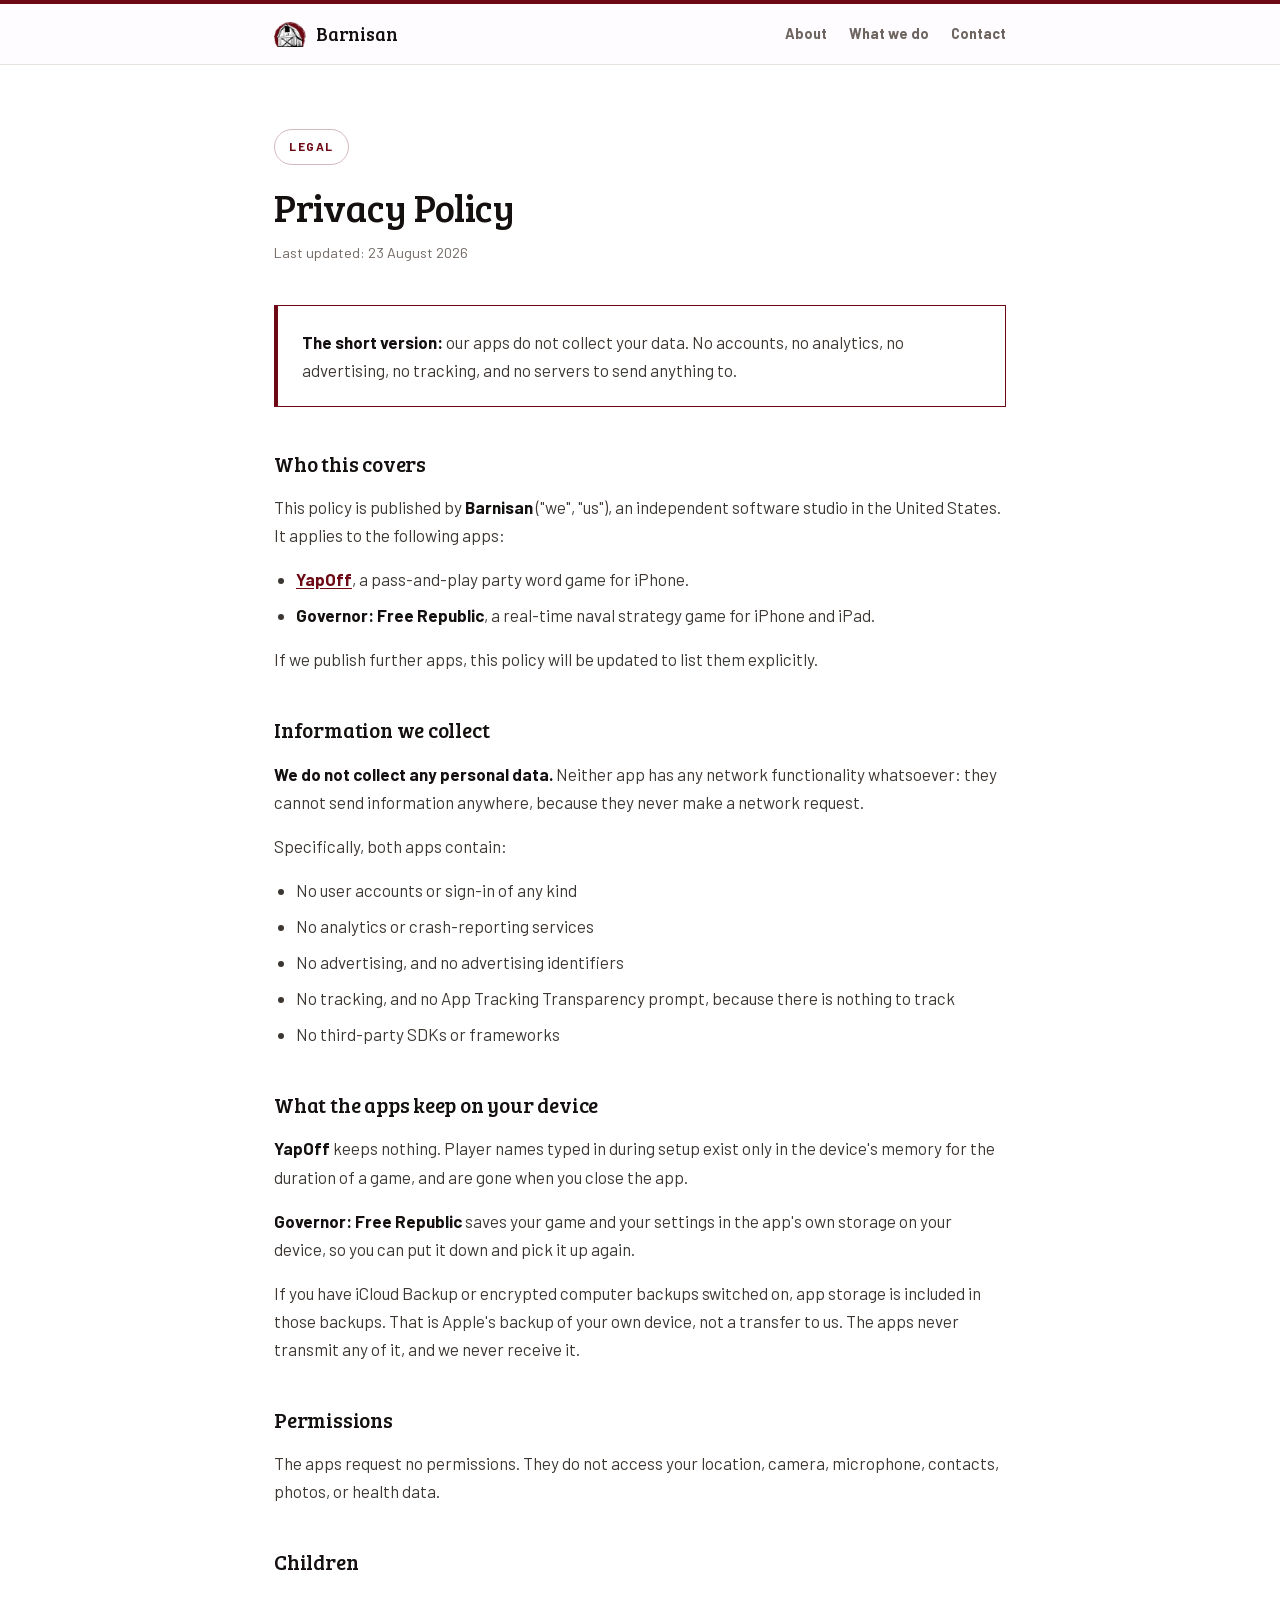
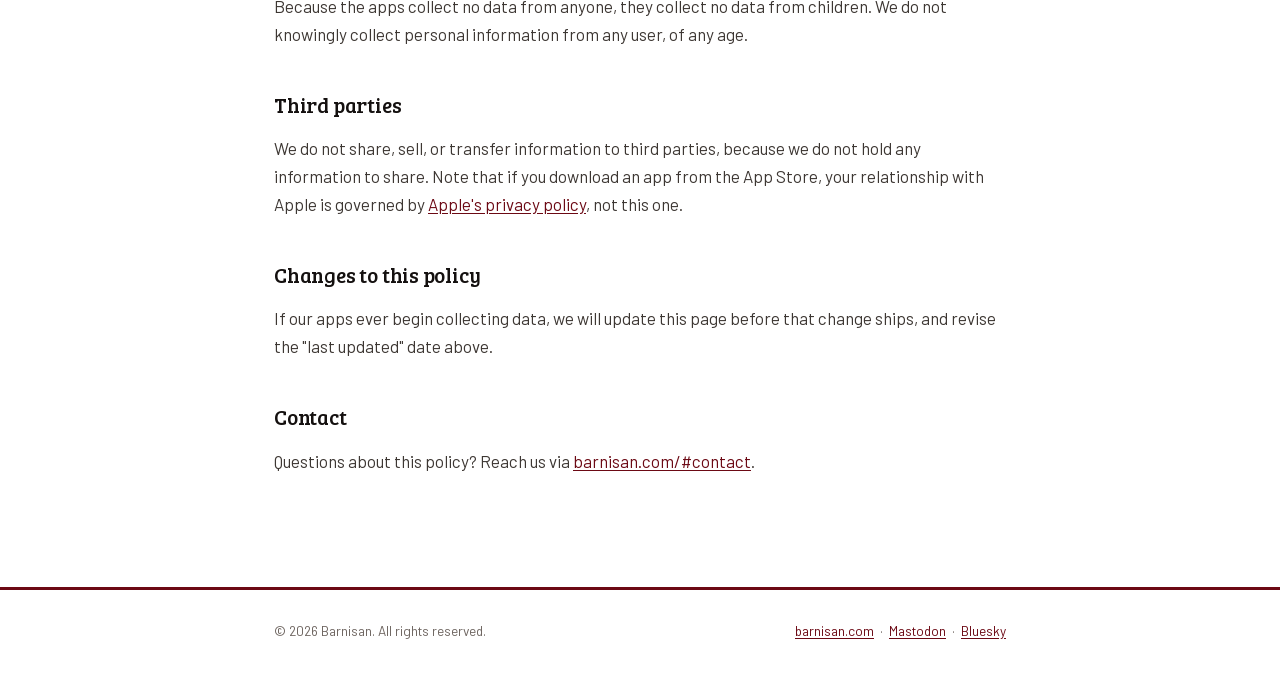
<file: privacy/index.html>
<!DOCTYPE html>
<html lang="en">
<head>
<meta charset="UTF-8">
<meta name="viewport" content="width=device-width, initial-scale=1.0">
<title>Privacy Policy · Barnisan</title>
<meta name="description" content="Privacy policy for apps published by Barnisan.">
<link rel="canonical" href="https://barnisan.com/privacy/">
<meta property="og:title" content="Privacy Policy · Barnisan">
<meta property="og:description" content="Privacy policy for apps published by Barnisan.">
<meta property="og:url" content="https://barnisan.com/privacy/">
<meta property="og:type" content="website">
<meta name="theme-color" content="#6C0914">
<link rel="icon" type="image/png" sizes="32x32" href="/img/favicon-32.png">
<link rel="apple-touch-icon" href="/img/icon-180.png">
<link rel="stylesheet" href="/fonts/fonts.css">
<style>
  :root {
    --ink: #14100F;
    --body: #3D3733;
    --muted: #6E6560;
    --violet: #6C0914;
    --violet-deep: #6C0914;
    --pink: #6C0914;
    --pink-deep: #4E060E;
    --amber: #6C0914;
    --teal: #6C0914;
    --ox: #6C0914;
    --bg: #FFFFFF;
    --line: #E6E1DD;
    --card: #FFFFFF;
    --grad: linear-gradient(90deg, #6C0914, #6C0914);
    --grad-text: linear-gradient(90deg, #6C0914, #6C0914);
    --serif: "Bree Serif", Rockwell, "Bookman Old Style", Georgia, serif;
    --body-font: Barlow, "Helvetica Neue", Helvetica, Arial, sans-serif;
  }
  * { margin: 0; padding: 0; box-sizing: border-box; }
  html, body { overflow-x: hidden; }
  body {
    background: var(--bg);
    color: var(--ink);
    font-family: var(--body-font);
    font-size: 17px;
    line-height: 1.65;
    -webkit-font-smoothing: antialiased;
  }
  h1, h2, .wordmark { font-family: var(--serif); font-weight: 400; letter-spacing: -0.01em; }
  .wrap { max-width: 780px; margin: 0 auto; padding: 0 24px; }
  .topstripe { height: 4px; background: var(--grad); }

  header {
    position: sticky; top: 0; z-index: 10;
    background: rgba(254, 252, 255, 0.88);
    backdrop-filter: blur(10px);
    border-bottom: 1px solid var(--line);
  }
  .nav { display: flex; align-items: center; justify-content: space-between; padding-block: 15px; }
  .brand { display: flex; align-items: center; gap: 10px; text-decoration: none; color: var(--ink); }
  .brand svg { display: block; border-radius: 8px; }
  .wordmark { font-size: 1.15rem; }
  .wordmark span { color: var(--muted); font-family: var(--body-font); font-size: 0.72rem; font-weight: 600; letter-spacing: 0.08em; margin-left: 6px; vertical-align: 2px; }
  nav.links { display: flex; gap: 22px; }
  nav.links a { color: var(--muted); text-decoration: none; font-size: 0.9rem; font-weight: 600; }
  nav.links a:hover { color: var(--violet-deep); }
  .menu-toggle {
    display: none; background: none; cursor: pointer; line-height: 0;
    border: 1px solid var(--line); border-radius: 9px; padding: 7px 9px; color: var(--muted);
  }
  .menu-toggle:hover { color: var(--violet-deep); border-color: rgba(108, 9, 20, 0.35); }

  main { padding: 64px 0 40px; }
  .kicker {
    display: inline-block; font-size: 0.74rem; font-weight: 700;
    letter-spacing: 0.13em; text-transform: uppercase; margin-bottom: 20px;
    color: var(--violet-deep);
    background: transparent;
    border: 1px solid rgba(108, 9, 20, 0.28);
    padding: 7px 14px; border-radius: 999px;
  }
  h1 { font-size: 2.4rem; line-height: 1.15; margin-bottom: 12px; }
  .updated { color: var(--muted); font-size: 0.9rem; margin-bottom: 40px; }
  h2 { font-size: 1.3rem; margin: 40px 0 12px; }
  p { color: var(--body); margin-bottom: 16px; }
  ul { color: var(--body); margin: 0 0 16px 22px; }
  li { margin-bottom: 8px; }
  a.plain { color: var(--violet-deep); text-decoration: underline; text-underline-offset: 2px; }
  a.plain:hover { color: var(--pink); }
  strong { color: var(--ink); }

  .callout {
    background: var(--card);
    border: 1px solid var(--line);
    border-left: 4px solid transparent;
    border-image: var(--grad) 1;
    border-radius: 4px;
    padding: 22px 24px;
    margin: 28px 0 8px;
  }
  .callout p:last-child { margin-bottom: 0; }

  footer { border-top: 3px solid #6C0914; padding: 30px 0 46px;  margin-top: 56px; }
  footer .wrap { display: flex; flex-wrap: wrap; justify-content: space-between; gap: 10px; }
  footer p { color: var(--muted); font-size: 0.85rem; margin: 0; }

  @media (max-width: 640px) {
    .menu-toggle { display: block; }
    nav.links {
      display: none; position: absolute; top: 100%; left: 0; right: 0;
      flex-direction: column; gap: 0; padding: 4px 24px 12px;
      background: var(--card); border-bottom: 1px solid var(--line);
      box-shadow: 0 16px 30px -22px rgba(20, 16, 15, 0.45);
    }
    header[data-nav-open="true"] nav.links { display: flex; }
    nav.links a { padding: 12px 0; font-size: 0.98rem; border-top: 1px solid var(--line); }
    h1 { font-size: 1.9rem; }
    main { padding-top: 44px; }
  }
</style>
</head>
<body>

<div class="topstripe"></div>
<header>
  <div class="wrap nav">
    <a class="brand" href="https://barnisan.com/" aria-label="Barnisan home">
      <img src="/img/barnisan-mark.webp" width="32" height="25" alt="" decoding="async" style="display:block">
      <div class="wordmark">Barnisan</div>
    </a>
    <nav class="links" id="sitenav" aria-label="Site navigation">
      <a href="https://barnisan.com/#about">About</a>
      <a href="https://barnisan.com/#work">What we do</a>
      <a href="https://barnisan.com/#contact">Contact</a>
    </nav>
      <button class="menu-toggle" type="button" aria-expanded="false" aria-controls="sitenav" aria-label="Menu">
        <svg width="20" height="20" viewBox="0 0 20 20" aria-hidden="true" fill="none" stroke="currentColor" stroke-width="2" stroke-linecap="round"><path d="M3 6h14M3 10h14M3 14h14"/></svg>
      </button>
  </div>
</header>

<main>
  <div class="wrap">
    <span class="kicker">Legal</span>
    <h1>Privacy Policy</h1>
    <p class="updated">Last updated: 23 August 2026</p>

    <div class="callout">
      <p><strong>The short version:</strong> our apps do not collect your data. No accounts,
      no analytics, no advertising, no tracking, and no servers to send anything to.</p>
    </div>

    <h2>Who this covers</h2>
    <p>This policy is published by <strong>Barnisan</strong> ("we", "us"), an independent
    software studio in the United States. It applies to the following apps:</p>
    <ul>
      <li><strong><a class="plain" href="https://apps.apple.com/app/id6803661002">YapOff</a></strong>, a pass-and-play party word game for iPhone.</li>
      <li><strong>Governor: Free Republic</strong>, a real-time naval strategy game for iPhone and iPad.</li>
    </ul>
    <p>If we publish further apps, this policy will be updated to list them explicitly.</p>

    <h2>Information we collect</h2>
    <p><strong>We do not collect any personal data.</strong> Neither app has any network
    functionality whatsoever: they cannot send information anywhere, because they never make
    a network request.</p>
    <p>Specifically, both apps contain:</p>
    <ul>
      <li>No user accounts or sign-in of any kind</li>
      <li>No analytics or crash-reporting services</li>
      <li>No advertising, and no advertising identifiers</li>
      <li>No tracking, and no App Tracking Transparency prompt, because there is nothing to track</li>
      <li>No third-party SDKs or frameworks</li>
    </ul>

    <h2>What the apps keep on your device</h2>
    <p><strong>YapOff</strong> keeps nothing. Player names typed in during setup exist only in the
    device's memory for the duration of a game, and are gone when you close the app.</p>
    <p><strong>Governor: Free Republic</strong> saves your game and your settings in the app's own
    storage on your device, so you can put it down and pick it up again.</p>
    <p>If you have iCloud Backup or encrypted computer backups switched on, app storage is included
    in those backups. That is Apple's backup of your own device, not a transfer to us. The apps
    never transmit any of it, and we never receive it.</p>

    <h2>Permissions</h2>
    <p>The apps request no permissions. They do not access your location, camera, microphone,
    contacts, photos, or health data.</p>

    <h2>Children</h2>
    <p>Because the apps collect no data from anyone, they collect no data from children. We do
    not knowingly collect personal information from any user, of any age.</p>

    <h2>Third parties</h2>
    <p>We do not share, sell, or transfer information to third parties, because we do not
    hold any information to share. Note that if you download an app from the App Store, your
    relationship with Apple is governed by
    <a class="plain" href="https://www.apple.com/legal/privacy/">Apple's privacy policy</a>,
    not this one.</p>

    <h2>Changes to this policy</h2>
    <p>If our apps ever begin collecting data, we will update this page before that change
    ships, and revise the "last updated" date above.</p>

    <h2>Contact</h2>
    <p>Questions about this policy? Reach us via
    <a class="plain" href="https://barnisan.com/#contact">barnisan.com/#contact</a>.</p>
  </div>
</main>

<footer>
  <div class="wrap">
    <p>© 2026 Barnisan. All rights reserved.</p>
    <p><a class="plain" href="https://barnisan.com">barnisan.com</a> &nbsp;·&nbsp; <a class="plain" rel="me" href="https://mastodon.social/@barnisan">Mastodon</a> &nbsp;·&nbsp; <a class="plain" rel="me" href="https://bsky.app/profile/barnisan.bsky.social">Bluesky</a></p>
  </div>
</footer>

<script>
(function () {
  var header = document.querySelector('header');
  var toggle = document.querySelector('.menu-toggle');
  if (!header || !toggle) return;
  function set(open) {
    header.setAttribute('data-nav-open', open ? 'true' : 'false');
    toggle.setAttribute('aria-expanded', open ? 'true' : 'false');
  }
  toggle.addEventListener('click', function () {
    set(header.getAttribute('data-nav-open') !== 'true');
  });
  header.querySelectorAll('nav.links a').forEach(function (a) {
    a.addEventListener('click', function () { set(false); });
  });
  document.addEventListener('keydown', function (e) {
    if (e.key === 'Escape' && header.getAttribute('data-nav-open') === 'true') {
      set(false);
      toggle.focus();
    }
  });
})();
</script>

</body>
</html>
</file>
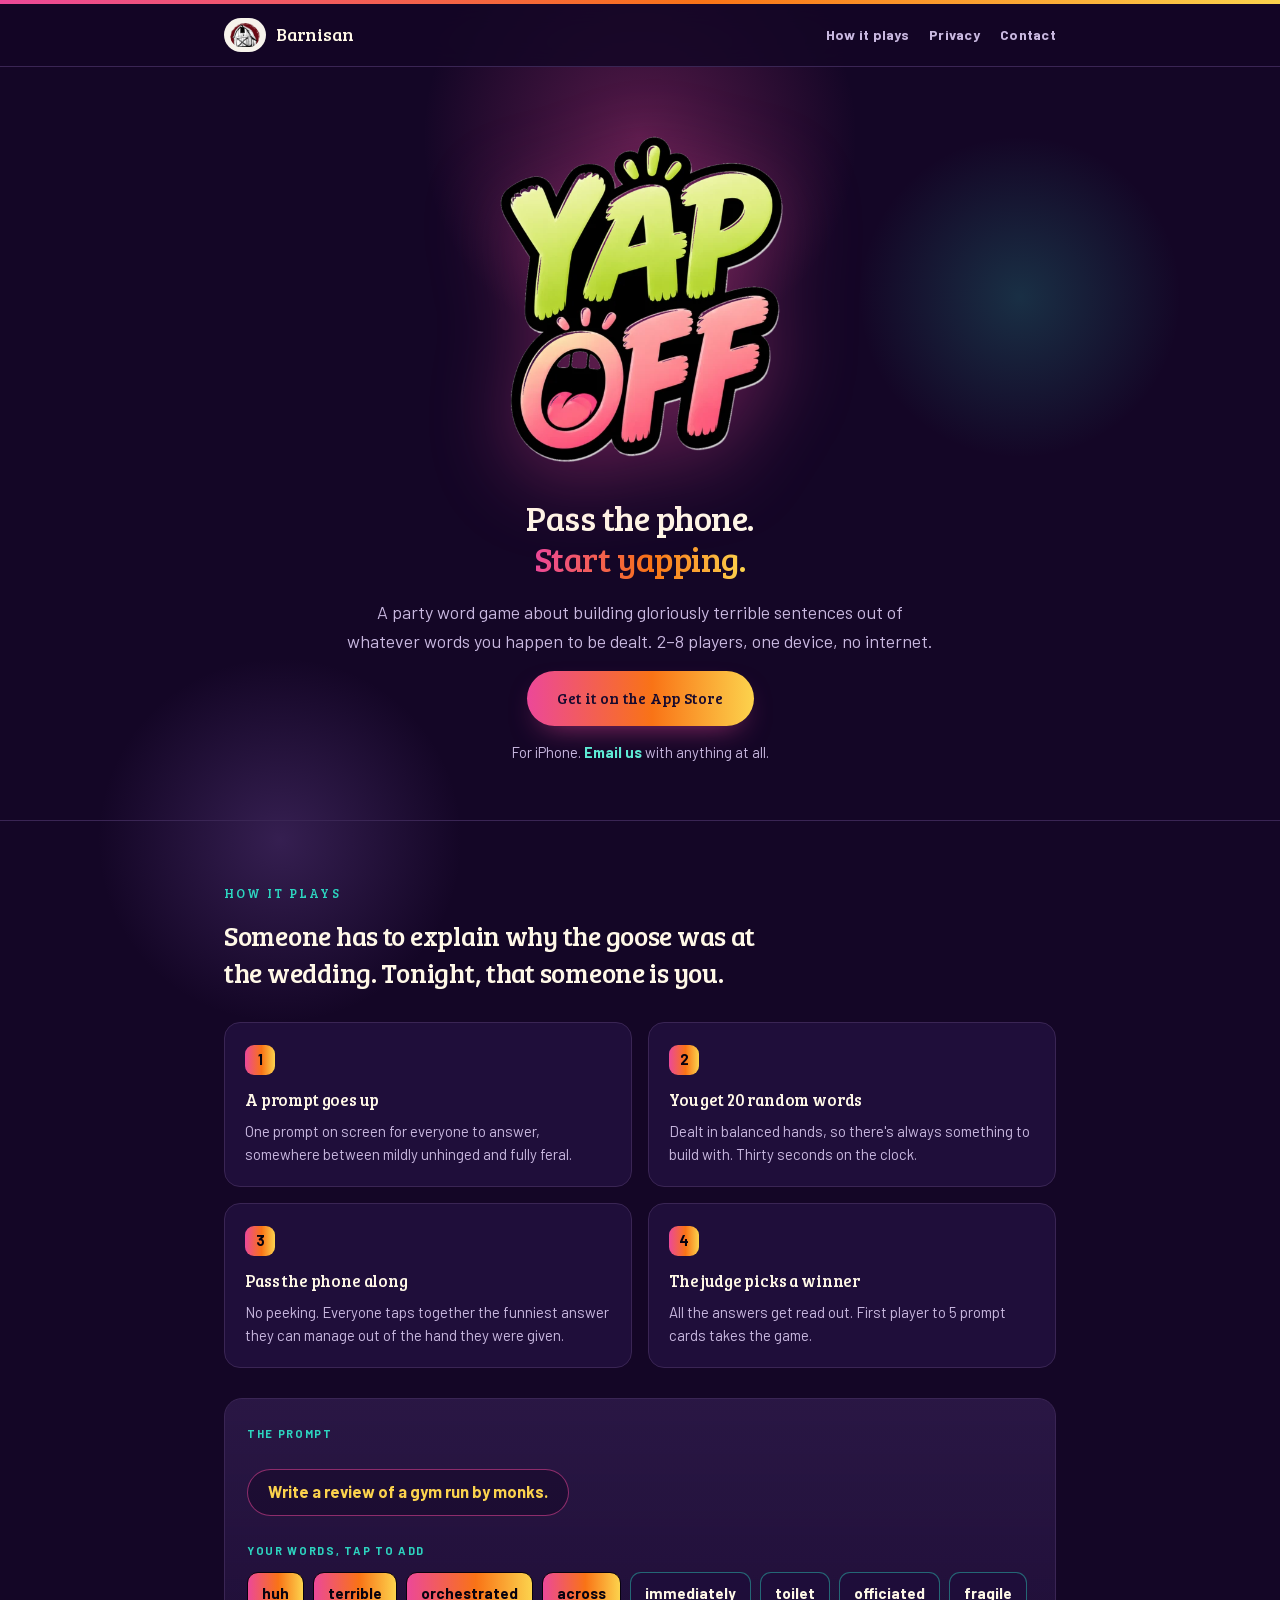
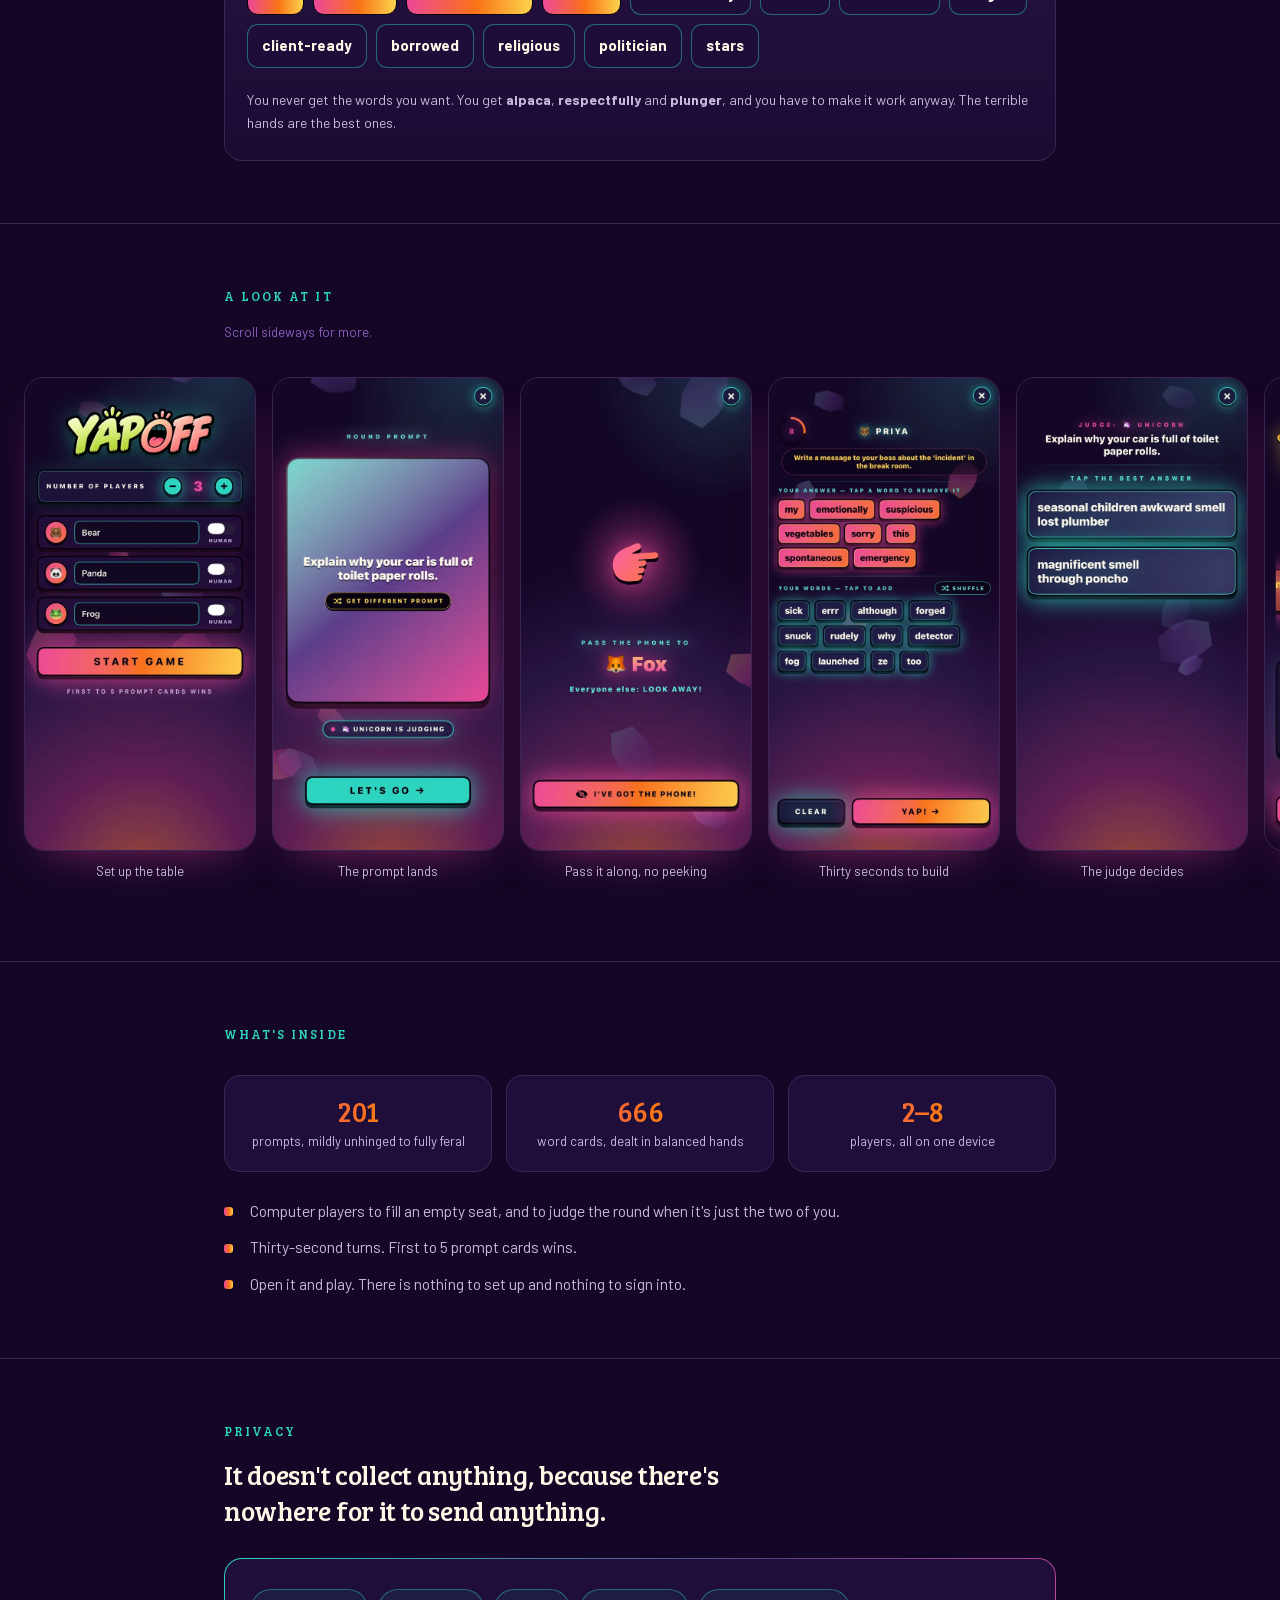
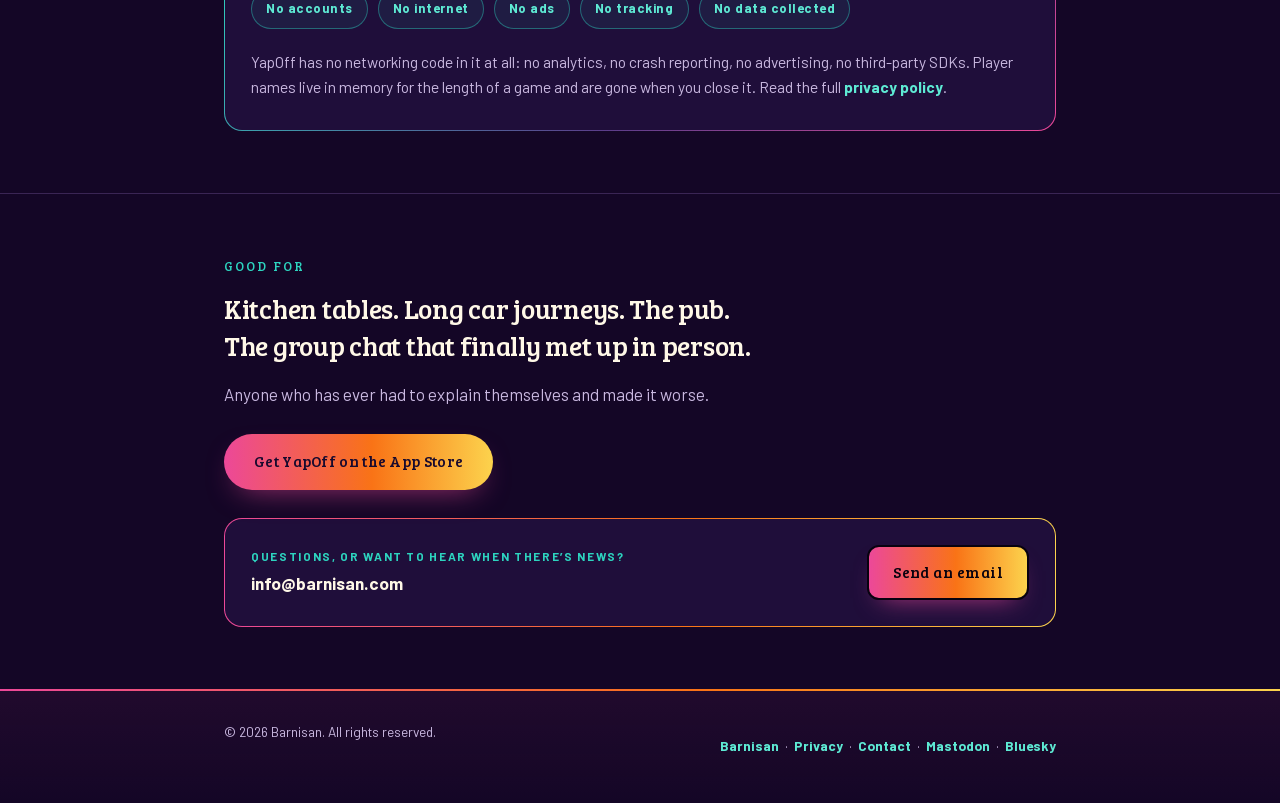
<file: yapoff/index.html>
<!DOCTYPE html>
<html lang="en">
<head>
<meta charset="UTF-8">
<meta name="viewport" content="width=device-width, initial-scale=1.0">
<title>YapOff · Pass-the-phone party word game · Barnisan</title>
<meta name="description" content="YapOff is a pass-the-phone party word game for 2–8 players on one device. 201 prompts, 666 word cards, 30-second turns. No accounts, no internet, no ads, nothing collected. Out now on the App Store, from Barnisan.">
<link rel="canonical" href="https://barnisan.com/yapoff/">
<meta property="og:title" content="YapOff: Pass the phone. Start yapping.">
<meta property="og:description" content="A pass-the-phone party word game for 2–8 players on one device. No accounts, no internet, no ads, nothing collected.">
<meta property="og:url" content="https://barnisan.com/yapoff/">
<meta property="og:type" content="website">
<meta property="og:image" content="https://barnisan.com/yapoff/img/og-yapoff.jpg">
<meta property="og:image:width" content="1200">
<meta property="og:image:height" content="630">
<meta name="twitter:card" content="summary_large_image">
<meta name="theme-color" content="#140626">
<link rel="icon" href="data:image/svg+xml,%3Csvg xmlns='http://www.w3.org/2000/svg' viewBox='0 0 64 64'%3E%3Cdefs%3E%3ClinearGradient id='g' x1='0' y1='0' x2='1' y2='1'%3E%3Cstop offset='0' stop-color='%23EC4899'/%3E%3Cstop offset='.55' stop-color='%23F97316'/%3E%3Cstop offset='1' stop-color='%23FCD34D'/%3E%3C/linearGradient%3E%3C/defs%3E%3Crect width='64' height='64' rx='14' fill='%23140626'/%3E%3Ctext x='32' y='44' font-family='Avenir,Helvetica,sans-serif' font-size='34' font-weight='bold' fill='url(%23g)' text-anchor='middle'%3EY%3C/text%3E%3C/svg%3E">
<link rel="stylesheet" href="/fonts/fonts.css">
<style>
  :root {
    --void: #140626;
    --void2: #1F0E3A;
    --grape: #5B3D8A;
    --grape-lt: #8B5FBF;
    --teal: #2DD4BF;
    --teal-glow: #5EEAD4;
    --magenta: #EC4899;
    --magenta-hi: #FF5FAA;
    --orange: #F97316;
    --yellow: #FCD34D;
    --ink: #08020F;
    --cream: #FFF8E7;
    --cream-dim: #C9B8E0;
    --divider: #3A2554;
    --hot: linear-gradient(90deg, #EC4899, #F97316 55%, #FCD34D);
    --rim: linear-gradient(135deg, #2DD4BF, #5B3D8A 55%, #EC4899);
    --head-font: "Bree Serif", Rockwell, "Bookman Old Style", Georgia, serif;
    --body-font: Barlow, "Helvetica Neue", Helvetica, Arial, sans-serif;
  }
  * { margin: 0; padding: 0; box-sizing: border-box; }
  html { scroll-behavior: smooth; }
  html, body { overflow-x: hidden; }
  body {
    background: var(--void);
    color: var(--cream);
    font-family: var(--body-font);
    font-size: 17px;
    line-height: 1.65;
    -webkit-font-smoothing: antialiased;
  }
  .wrap { max-width: 880px; margin: 0 auto; padding: 0 24px; }
  .topstripe { height: 4px; background: var(--hot); }
  a.button-store { display: inline-block; font-family: var(--head-font); background: var(--hot); color: #180A2E; text-decoration: none;
    font-weight: 400; font-size: 0.95rem; letter-spacing: 0.02em; padding: 15px 30px; border-radius: 999px;
    box-shadow: 0 12px 30px -14px rgba(236,72,153,0.7); }
  a.button-store:hover { filter: brightness(1.06); }

  .brand .bmark { display: block; width: 30px; height: auto; padding: 5px 6px;
    background: #F7F3EC; border-radius: 999px; box-sizing: content-box; }
  a { color: var(--teal-glow); }
  :focus-visible { outline: 3px solid var(--teal-glow); outline-offset: 3px; border-radius: 6px; }

  /* ---- header ---- */
  header {
    position: sticky; top: 0; z-index: 20;
    background: rgba(20, 6, 38, 0.86);
    backdrop-filter: blur(12px);
    border-bottom: 1px solid var(--divider);
  }
  .nav { display: flex; align-items: center; justify-content: space-between; padding-block: 14px; gap: 16px; }
  .brand { display: flex; align-items: center; gap: 10px; text-decoration: none; color: var(--cream); }
  .brand svg { display: block; border-radius: 8px; }
  .wordmark { font-size: 1.1rem; font-weight: 400; letter-spacing: -0.01em; font-family: var(--head-font); }
  .wordmark span { color: var(--cream-dim); font-family: inherit; font-size: 0.7rem; font-weight: 600;
    letter-spacing: 0.08em; margin-left: 6px; vertical-align: 2px; font-family: var(--body-font); }
  nav.links { display: flex; gap: 20px; }
  nav.links a { color: var(--cream-dim); text-decoration: none; font-size: 0.88rem; font-weight: 700; letter-spacing: 0.02em; }
  nav.links a:hover { color: var(--teal-glow); }
  .menu-toggle {
    display: none; background: none; cursor: pointer; line-height: 0;
    border: 1px solid var(--divider); border-radius: 9px; padding: 7px 9px; color: var(--cream-dim);
  }
  .menu-toggle:hover { color: var(--teal-glow); border-color: rgba(45, 212, 191, 0.45); }

  /* ---- hero ---- */
  .hero { position: relative; text-align: center; padding-block: 64px 56px; }
  .hero-art { position: absolute; inset: -60px 0 -40px; z-index: -1; pointer-events: none; }
  .blob { position: absolute; border-radius: 50%; }
  .blob.magenta { width: 620px; height: 620px; top: -180px; left: 50%; transform: translateX(-50%);
    background: radial-gradient(closest-side, rgba(236, 72, 153, 0.30), transparent 70%); }
  .blob.teal { width: 460px; height: 460px; top: 60px; right: -170px;
    background: radial-gradient(closest-side, rgba(45, 212, 191, 0.20), transparent 70%); }
  .blob.grape { width: 520px; height: 520px; bottom: -240px; left: -180px;
    background: radial-gradient(closest-side, rgba(139, 95, 191, 0.28), transparent 70%); }

  .logo { width: min(340px, 74vw); height: auto; display: block; margin: 0 auto 26px;
    filter: drop-shadow(0 18px 40px rgba(236, 72, 153, 0.35)); }
  .tagline {
    font-family: var(--head-font);
    font-size: clamp(1.5rem, 4.6vw, 2.15rem); font-weight: 400; line-height: 1.2;
    letter-spacing: -0.015em; margin-bottom: 18px;
  }
  .tagline em { font-style: normal; background: var(--hot);
    -webkit-background-clip: text; background-clip: text; -webkit-text-fill-color: transparent; color: var(--magenta-hi); }
  .hero p.lede { font-size: 1.12rem; color: var(--cream-dim); max-width: 33em; margin: 0 auto; }

  .status {
    display: inline-flex; align-items: center; gap: 9px; margin: 26px 0 0;
    font-size: 0.76rem; font-weight: 800; letter-spacing: 0.13em; text-transform: uppercase;
    color: var(--yellow); background: rgba(252, 211, 77, 0.09);
    border: 1px solid rgba(252, 211, 77, 0.34); padding: 8px 16px; border-radius: 999px;
  }
  .status .dot { width: 7px; height: 7px; border-radius: 50%; background: var(--yellow); flex: none; }
  .hero .note { font-size: 0.92rem; color: var(--cream-dim); margin-top: 14px; }

  /* ---- sections ---- */
  section { padding: 62px 0; border-top: 1px solid var(--divider); }
  section h2 {
    font-family: var(--head-font);
    font-size: 0.8rem; font-weight: 400; letter-spacing: 0.16em; text-transform: uppercase;
    color: var(--teal); margin-bottom: 14px;
  }
  section h2 + p.big, p.big {
    font-family: var(--head-font);
    font-size: clamp(1.4rem, 3.2vw, 1.7rem); font-weight: 400; line-height: 1.35;
    letter-spacing: -0.01em; color: var(--cream); max-width: 20em;
  }
  section p { color: var(--cream-dim); max-width: 40em; }
  p + p { margin-top: 14px; }

  /* ---- how it plays ---- */
  .steps { display: grid; grid-template-columns: repeat(2, 1fr); gap: 16px; margin-top: 30px; counter-reset: s; }
  .step {
    position: relative; background: var(--void2); border: 1px solid var(--divider);
    border-radius: 16px; padding: 22px 20px 20px;
  }
  .step::before {
    counter-increment: s; content: counter(s);
    display: flex; align-items: center; justify-content: center;
    width: 30px; height: 30px; border-radius: 9px; margin-bottom: 12px;
    font-size: 0.9rem; font-weight: 800; color: var(--ink); background: var(--hot);
  }
  .step h3 { font-family: var(--head-font); font-size: 1.02rem; font-weight: 400; margin-bottom: 6px; letter-spacing: -0.01em; }
  .step p { font-size: 0.93rem; line-height: 1.55; max-width: none; }

  /* ---- prompt / chips demo ---- */
  .demo {
    margin-top: 30px; border-radius: 18px; padding: 26px 22px;
    background: linear-gradient(180deg, rgba(91, 61, 138, 0.30), rgba(31, 14, 58, 0.65));
    border: 1px solid var(--divider);
  }
  .demo .plabel, .demo .wlabel {
    font-size: 0.7rem; font-weight: 800; letter-spacing: 0.15em; text-transform: uppercase;
    color: var(--teal); margin-bottom: 12px;
  }
  .prompt {
    display: inline-block; color: var(--yellow); font-weight: 700; font-size: 1.02rem; line-height: 1.4;
    border: 1.5px solid rgba(236, 72, 153, 0.55); border-radius: 999px; padding: 11px 20px;
    background: rgba(20, 6, 38, 0.5);
  }
  .chips { display: flex; flex-wrap: wrap; gap: 9px; margin-top: 8px; }
  .chip {
    font-weight: 700; font-size: 0.95rem; padding: 8px 14px; border-radius: 11px;
    border: 1.5px solid rgba(45, 212, 191, 0.45); background: rgba(31, 14, 58, 0.9); color: var(--cream);
  }
  .chip.picked { background: var(--hot); color: var(--ink); border-color: var(--ink); }
  .demo .wlabel { margin-top: 26px; }
  .demo .caption { font-size: 0.88rem; color: var(--cream-dim); margin-top: 20px; max-width: none; }

  /* ---- shots ---- */
  .shots {
    display: flex; gap: 16px; overflow-x: auto; margin-top: 30px;
    padding: 4px 24px 18px; scroll-snap-type: x mandatory;
    -webkit-overflow-scrolling: touch;
  }
  .shot { flex: none; width: 232px; scroll-snap-align: center; }
  .shot img {
    width: 100%; height: auto; display: block; border-radius: 20px;
    border: 1px solid var(--divider); background: var(--void2);
    box-shadow: 0 20px 44px -24px rgba(236, 72, 153, 0.55);
  }
  .shot figcaption { font-size: 0.82rem; color: var(--cream-dim); margin-top: 11px; text-align: center; line-height: 1.45; }
  .shots-hint { font-size: 0.84rem; color: var(--grape-lt); margin-top: 2px; }

  /* ---- inside / stats ---- */
  .stats { display: grid; grid-template-columns: repeat(3, 1fr); gap: 14px; margin-top: 30px; }
  .stat {
    background: var(--void2); border: 1px solid var(--divider); border-radius: 16px;
    padding: 20px 18px; text-align: center;
  }
  .stat .n {
    font-family: var(--head-font);
    font-size: 1.75rem; font-weight: 400; line-height: 1.1; letter-spacing: -0.02em;
    background: var(--hot); -webkit-background-clip: text; background-clip: text;
    -webkit-text-fill-color: transparent; color: var(--magenta-hi);
  }
  .stat .k { font-size: 0.83rem; color: var(--cream-dim); margin-top: 5px; line-height: 1.4; }
  ul.plain { list-style: none; margin-top: 26px; display: grid; gap: 11px; }
  ul.plain li { position: relative; padding-left: 26px; color: var(--cream-dim); font-size: 0.97rem; }
  ul.plain li::before {
    content: ""; position: absolute; left: 0; top: 0.62em;
    width: 9px; height: 9px; border-radius: 3px; background: var(--hot);
  }

  /* ---- privacy ---- */
  .privacy-box {
    margin-top: 28px; border-radius: 18px; padding: 30px 26px;
    border: 1.5px solid transparent;
    background: linear-gradient(var(--void2), var(--void2)) padding-box, var(--rim) border-box;
  }
  .nots { display: flex; flex-wrap: wrap; gap: 10px; margin-bottom: 20px; }
  .not {
    font-size: 0.82rem; font-weight: 800; letter-spacing: 0.04em;
    color: var(--teal-glow); border: 1px solid rgba(45, 212, 191, 0.42);
    background: rgba(45, 212, 191, 0.07); padding: 8px 14px; border-radius: 999px;
  }
  .privacy-box p { font-size: 0.97rem; max-width: none; }

  /* ---- cta ---- */
  .cta-box {
    margin-top: 28px; border-radius: 18px; padding: 26px;
    display: flex; flex-wrap: wrap; align-items: center; justify-content: space-between; gap: 18px;
    border: 1.5px solid transparent;
    background: linear-gradient(var(--void2), var(--void2)) padding-box, var(--hot) border-box;
  }
  .cta-box .label {
    font-size: 0.74rem; font-weight: 800; letter-spacing: 0.14em; text-transform: uppercase; color: var(--teal);
  }
  .cta-box .email { font-size: 1.08rem; font-weight: 800; margin-top: 3px; color: var(--cream); }
  a.button {
    display: inline-block; font-family: var(--head-font); background: var(--hot); color: var(--ink); text-decoration: none;
    font-weight: 400; font-size: 0.95rem; letter-spacing: 0.03em; padding: 13px 24px; border-radius: 12px;
    border: 2px solid var(--ink);
    box-shadow: 0 12px 26px -14px rgba(236, 72, 153, 0.75);
    transition: transform .15s ease, filter .15s ease;
  }
  a.button:hover { filter: brightness(1.08); transform: translateY(-1px); }
  a.plain { color: var(--teal-glow); text-decoration: none; font-weight: 700; }
  a.plain:hover { color: var(--yellow); text-decoration: underline; }

  footer {
    border-top: 2px solid; border-image: var(--hot) 1;
    padding: 30px 0 46px; background: linear-gradient(180deg, rgba(236, 72, 153, 0.06), transparent);
  }
  footer .wrap { display: flex; flex-wrap: wrap; justify-content: space-between; gap: 10px; }
  footer p { color: var(--cream-dim); font-size: 0.85rem; }

  @media (max-width: 680px) {
    .steps, .stats { grid-template-columns: 1fr; }
    .menu-toggle { display: block; }
    nav.links {
      display: none; position: absolute; top: 100%; left: 0; right: 0;
      flex-direction: column; gap: 0; padding: 4px 24px 12px;
      background: var(--void2); border-bottom: 1px solid var(--divider);
      box-shadow: 0 16px 30px -22px rgba(236, 72, 153, 0.5);
    }
    header[data-nav-open="true"] nav.links { display: flex; }
    nav.links a { padding: 12px 0; font-size: 0.98rem; border-top: 1px solid var(--divider); }
    .hero { padding-block: 44px; }
    .shots { padding-left: 24px; padding-right: 24px; }
  }
  @media (prefers-reduced-motion: reduce) {
    html { scroll-behavior: auto; }
    a.button { transition: none; }
  }
</style>
</head>
<body>

<div class="topstripe"></div>
<header>
  <div class="wrap nav">
    <a class="brand" href="/" aria-label="Barnisan home">
      <img class="bmark" src="/img/barnisan-mark.webp" width="30" height="24" alt="" decoding="async">
      <div class="wordmark">Barnisan</div>
    </a>
    <nav class="links" id="sitenav" aria-label="Site navigation">
      <a href="#how">How it plays</a>
      <a href="/privacy/">Privacy</a>
      <a href="/#contact">Contact</a>
    </nav>
      <button class="menu-toggle" type="button" aria-expanded="false" aria-controls="sitenav" aria-label="Menu">
        <svg width="20" height="20" viewBox="0 0 20 20" aria-hidden="true" fill="none" stroke="currentColor" stroke-width="2" stroke-linecap="round"><path d="M3 6h14M3 10h14M3 14h14"/></svg>
      </button>
  </div>
</header>

<main id="top">
  <div class="wrap hero">
    <div class="hero-art" aria-hidden="true">
      <div class="blob magenta"></div>
      <div class="blob teal"></div>
      <div class="blob grape"></div>
    </div>
    <img class="logo" src="img/yapoff-logo.webp" width="560" height="560"
         alt="YapOff logo: the word YAP in lime green above the word OFF in salmon pink, in a fuzzy cartoon typeface, with the O drawn as a wide-open yawning mouth.">
    <h1 class="tagline">Pass the phone.<br><em>Start yapping.</em></h1>
    <p class="lede">A party word game about building gloriously terrible sentences out of whatever words you happen to be dealt. 2–8 players, one device, no internet.</p>
        <p class="note"><a class="button-store" href="https://apps.apple.com/app/id6803661002">Get it on the App Store</a></p>
        <p class="note" style="margin-top:14px;">For iPhone. <a class="plain" href="/#contact">Email us</a> with anything at all.</p>
  </div>

  <section id="how">
    <div class="wrap">
      <h2>How it plays</h2>
      <p class="big">Someone has to explain why the goose was at the wedding. Tonight, that someone is you.</p>
      <div class="steps">
        <div class="step">
          <h3>A prompt goes up</h3>
          <p>One prompt on screen for everyone to answer, somewhere between mildly unhinged and fully feral.</p>
        </div>
        <div class="step">
          <h3>You get 20 random words</h3>
          <p>Dealt in balanced hands, so there's always something to build with. Thirty seconds on the clock.</p>
        </div>
        <div class="step">
          <h3>Pass the phone along</h3>
          <p>No peeking. Everyone taps together the funniest answer they can manage out of the hand they were given.</p>
        </div>
        <div class="step">
          <h3>The judge picks a winner</h3>
          <p>All the answers get read out. First player to 5 prompt cards takes the game.</p>
        </div>
      </div>

      <div class="demo">
        <p class="plabel">The prompt</p>
        <p class="prompt">Write a review of a gym run by monks.</p>
        <p class="wlabel">Your words, tap to add</p>
        <div class="chips">
          <span class="chip picked">huh</span>
          <span class="chip picked">terrible</span>
          <span class="chip picked">orchestrated</span>
          <span class="chip picked">across</span>
          <span class="chip">immediately</span>
          <span class="chip">toilet</span>
          <span class="chip">officiated</span>
          <span class="chip">fragile</span>
          <span class="chip">client-ready</span>
          <span class="chip">borrowed</span>
          <span class="chip">religious</span>
          <span class="chip">politician</span>
          <span class="chip">stars</span>
        </div>
        <p class="caption">You never get the words you want. You get <strong>alpaca</strong>, <strong>respectfully</strong> and <strong>plunger</strong>, and you have to make it work anyway. The terrible hands are the best ones.</p>
      </div>
    </div>
  </section>

  <section id="look">
    <div class="wrap">
      <h2>A look at it</h2>
      <p class="shots-hint">Scroll sideways for more.</p>
    </div>
    <div class="shots">
      <figure class="shot">
        <img src="img/01-setup.webp" width="600" height="1231" loading="lazy" alt="Setup screen: the YapOff logo above a player count of three, with Bear, Panda and Frog each set to Human, a Start Game button, and a note that the first to five prompt cards wins.">
        <figcaption>Set up the table</figcaption>
      </figure>
      <figure class="shot">
        <img src="img/02-prompt.webp" width="600" height="1231" loading="lazy" alt="Round prompt card reading &ldquo;Explain why your car is full of toilet paper rolls.&rdquo; with a Get Different Prompt button, a badge showing Unicorn is judging, and a Let&rsquo;s Go button.">
        <figcaption>The prompt lands</figcaption>
      </figure>
      <figure class="shot">
        <img src="img/03-handoff.webp" width="600" height="1231" loading="lazy" alt="Handoff screen with a pointing hand, reading &ldquo;Pass the phone to Fox , everyone else: look away!&rdquo; above a button labelled &ldquo;I&rsquo;ve got the phone!&rdquo;">
        <figcaption>Pass it along, no peeking</figcaption>
      </figure>
      <figure class="shot">
        <img src="img/04-building.webp" width="600" height="1231" loading="lazy" alt="Building an answer as Priya: a countdown running down, the prompt &ldquo;Write a message to your boss about the &lsquo;incident&rsquo; in the break room.&rdquo;, eight chosen word chips forming a sentence, and a bank of remaining words to tap, with Clear and Yap buttons.">
        <figcaption>Thirty seconds to build</figcaption>
      </figure>
      <figure class="shot">
        <img src="img/05-judging.webp" width="600" height="1231" loading="lazy" alt="Judging screen headed &ldquo;Judge: Unicorn&rdquo; with the toilet paper prompt and two submitted answers to tap between.">
        <figcaption>The judge decides</figcaption>
      </figure>
      <figure class="shot">
        <img src="img/06-result.webp" width="600" height="1231" loading="lazy" alt="Round result: a trophy and &ldquo;Fox wins this round!&rdquo; above the winning answer and a scoreboard showing Fox on one point.">
        <figcaption>Somebody wins, briefly</figcaption>
      </figure>
      <figure class="shot">
        <img src="img/08-result-two.webp" width="600" height="1231" loading="lazy" alt="Round result: Tiger wins with &ldquo;a greasy dinner unleashed errr spilled pepperoni&rdquo;, scoreboard showing Fox and Tiger on one point each.">
        <figcaption>The scores start moving</figcaption>
      </figure>
      <figure class="shot">
        <img src="img/09-judging-two.webp" width="600" height="1231" loading="lazy" alt="Judging screen with the prompt about the magician and the plumber, and two answers for the judge to choose between.">
        <figcaption>Two answers, one call</figcaption>
      </figure>
      <figure class="shot">
        <img src="img/10-result-three.webp" width="600" height="1231" loading="lazy" alt="Round result: Tiger wins again with &ldquo;accidentally vanished essential thermos&rdquo;, moving to two points on the scoreboard.">
        <figcaption>First to five takes it</figcaption>
      </figure>
    </div>
  </section>

  <section id="inside">
    <div class="wrap">
      <h2>What's inside</h2>
      <div class="stats">
        <div class="stat"><div class="n">201</div><div class="k">prompts, mildly unhinged to fully feral</div></div>
        <div class="stat"><div class="n">666</div><div class="k">word cards, dealt in balanced hands</div></div>
        <div class="stat"><div class="n">2–8</div><div class="k">players, all on one device</div></div>
      </div>
      <ul class="plain">
        <li>Computer players to fill an empty seat, and to judge the round when it's just the two of you.</li>
        <li>Thirty-second turns. First to 5 prompt cards wins.</li>
        <li>Open it and play. There is nothing to set up and nothing to sign into.</li>
      </ul>
    </div>
  </section>

  <section id="privacy">
    <div class="wrap">
      <h2>Privacy</h2>
      <p class="big">It doesn't collect anything, because there's nowhere for it to send anything.</p>
      <div class="privacy-box">
        <div class="nots">
          <span class="not">No accounts</span>
          <span class="not">No internet</span>
          <span class="not">No ads</span>
          <span class="not">No tracking</span>
          <span class="not">No data collected</span>
        </div>
        <p>YapOff has no networking code in it at all: no analytics, no crash reporting, no advertising, no third-party SDKs. Player names live in memory for the length of a game and are gone when you close it. Read the full <a class="plain" href="/privacy/">privacy policy</a>.</p>
      </div>
    </div>
  </section>

  <section id="good-for">
    <div class="wrap">
      <h2>Good for</h2>
      <p class="big">Kitchen tables. Long car journeys. The pub. The group chat that finally met up in person.</p>
      <p style="margin-top:16px;">Anyone who has ever had to explain themselves and made it worse.</p>
      <p style="margin-top:26px;"><a class="button-store" href="https://apps.apple.com/app/id6803661002">Get YapOff on the App Store</a></p>
      <div class="cta-box">
        <div>
          <div class="label">Questions, or want to hear when there&rsquo;s news?</div>
          <div class="email">info@barnisan.com</div>
        </div>
        <a class="button" href="mailto:info@barnisan.com?subject=YapOff">Send an email</a>
      </div>
    </div>
  </section>
</main>

<footer>
  <div class="wrap">
    <p>© 2026 Barnisan. All rights reserved.</p>
    <p><a class="plain" href="/">Barnisan</a> &nbsp;·&nbsp; <a class="plain" href="/privacy/">Privacy</a> &nbsp;·&nbsp; <a class="plain" href="/#contact">Contact</a> &nbsp;·&nbsp; <a class="plain" rel="me" href="https://mastodon.social/@barnisan">Mastodon</a> &nbsp;·&nbsp; <a class="plain" rel="me" href="https://bsky.app/profile/barnisan.bsky.social">Bluesky</a></p>
  </div>
</footer>

<script>
(function () {
  var header = document.querySelector('header');
  var toggle = document.querySelector('.menu-toggle');
  if (!header || !toggle) return;
  function set(open) {
    header.setAttribute('data-nav-open', open ? 'true' : 'false');
    toggle.setAttribute('aria-expanded', open ? 'true' : 'false');
  }
  toggle.addEventListener('click', function () {
    set(header.getAttribute('data-nav-open') !== 'true');
  });
  header.querySelectorAll('nav.links a').forEach(function (a) {
    a.addEventListener('click', function () { set(false); });
  });
  document.addEventListener('keydown', function (e) {
    if (e.key === 'Escape' && header.getAttribute('data-nav-open') === 'true') {
      set(false);
      toggle.focus();
    }
  });
})();
</script>

</body>
</html>
</file>
<file: fonts/fonts.css>
/* Bree Serif by TypeTogether and Barlow by Jeremy Tribby, both SIL Open Font License 1.1. Chosen by Aly 1 Sep 2026. */
@font-face { font-family: "Bree Serif"; font-style: normal; font-weight: 400; font-display: swap; src: url("/fonts/breeserif-400.woff2") format("woff2"); }
@font-face { font-family: "Barlow"; font-style: italic; font-weight: 400; font-display: swap; src: url("/fonts/barlow-400i.woff2") format("woff2"); }
@font-face { font-family: "Barlow"; font-style: normal; font-weight: 400; font-display: swap; src: url("/fonts/barlow-400.woff2") format("woff2"); }
@font-face { font-family: "Barlow"; font-style: normal; font-weight: 500; font-display: swap; src: url("/fonts/barlow-500.woff2") format("woff2"); }
@font-face { font-family: "Barlow"; font-style: normal; font-weight: 700; font-display: swap; src: url("/fonts/barlow-700.woff2") format("woff2"); }
</file>
